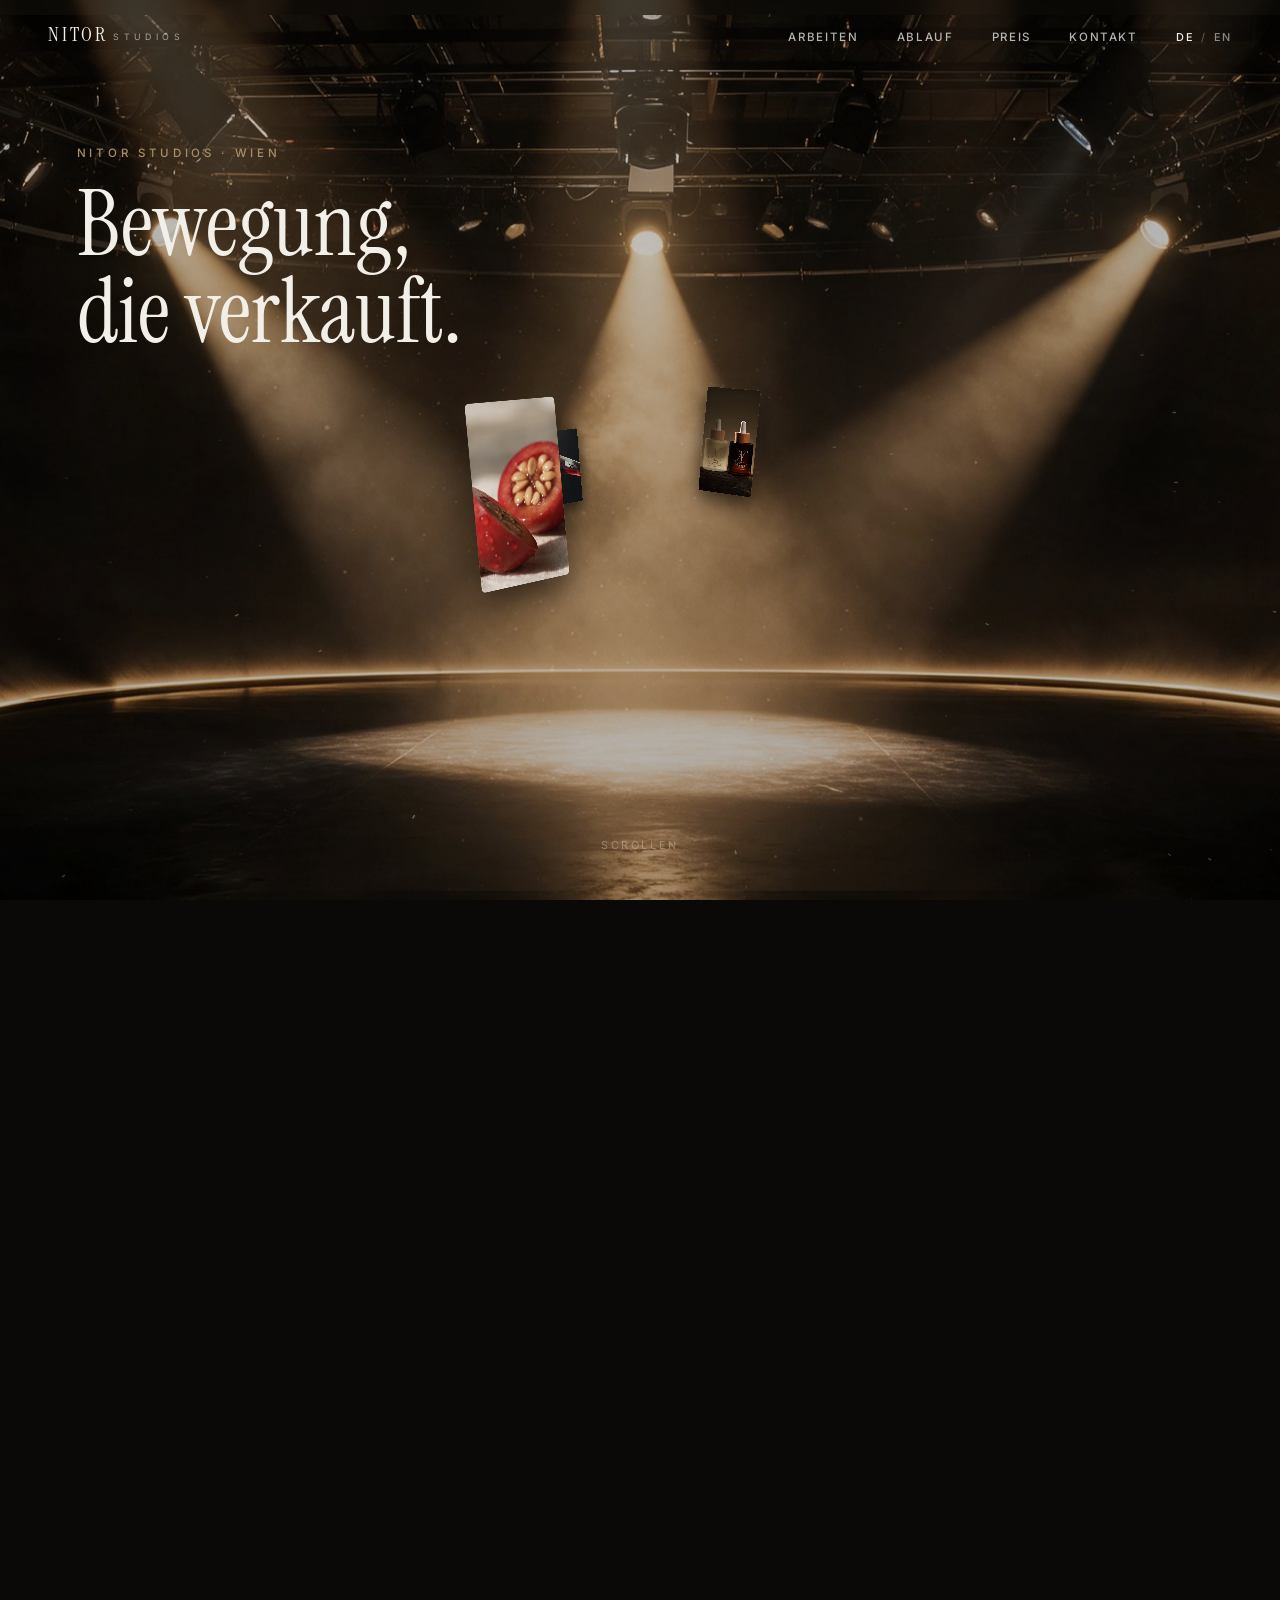
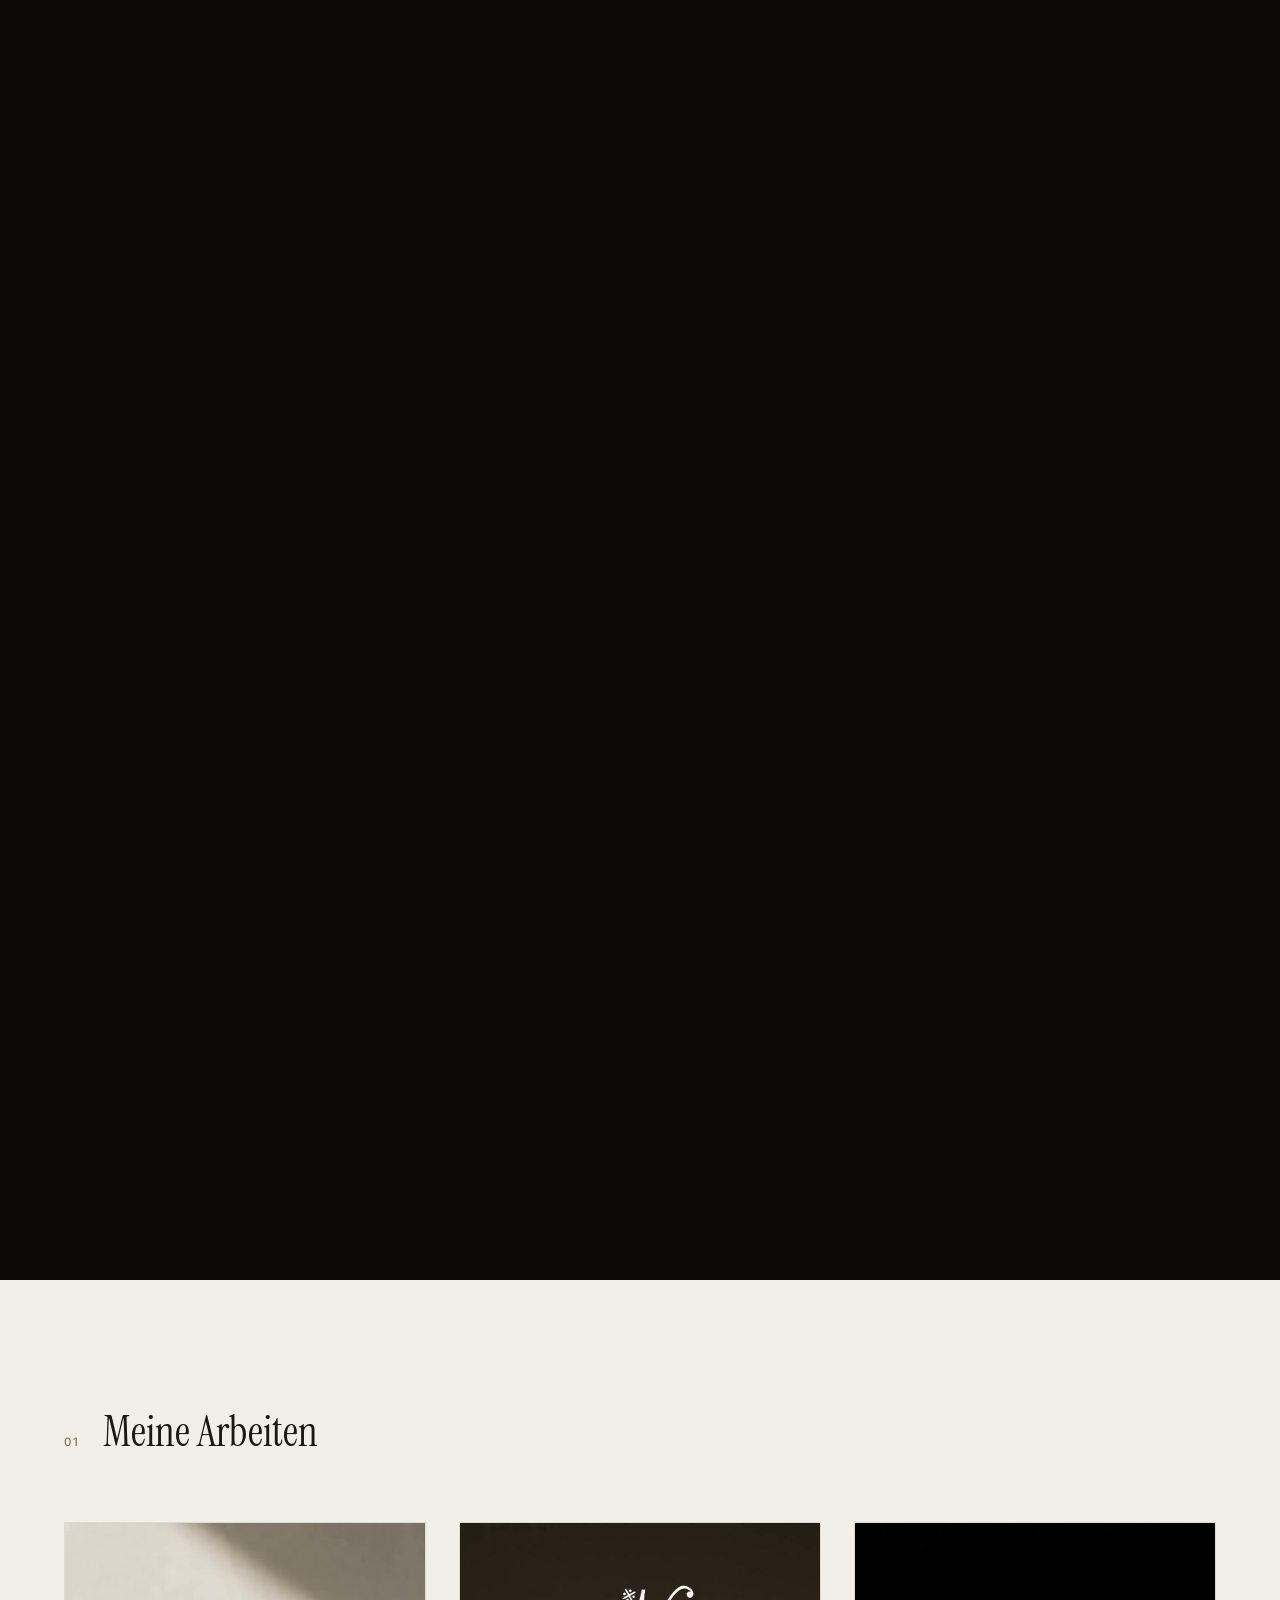
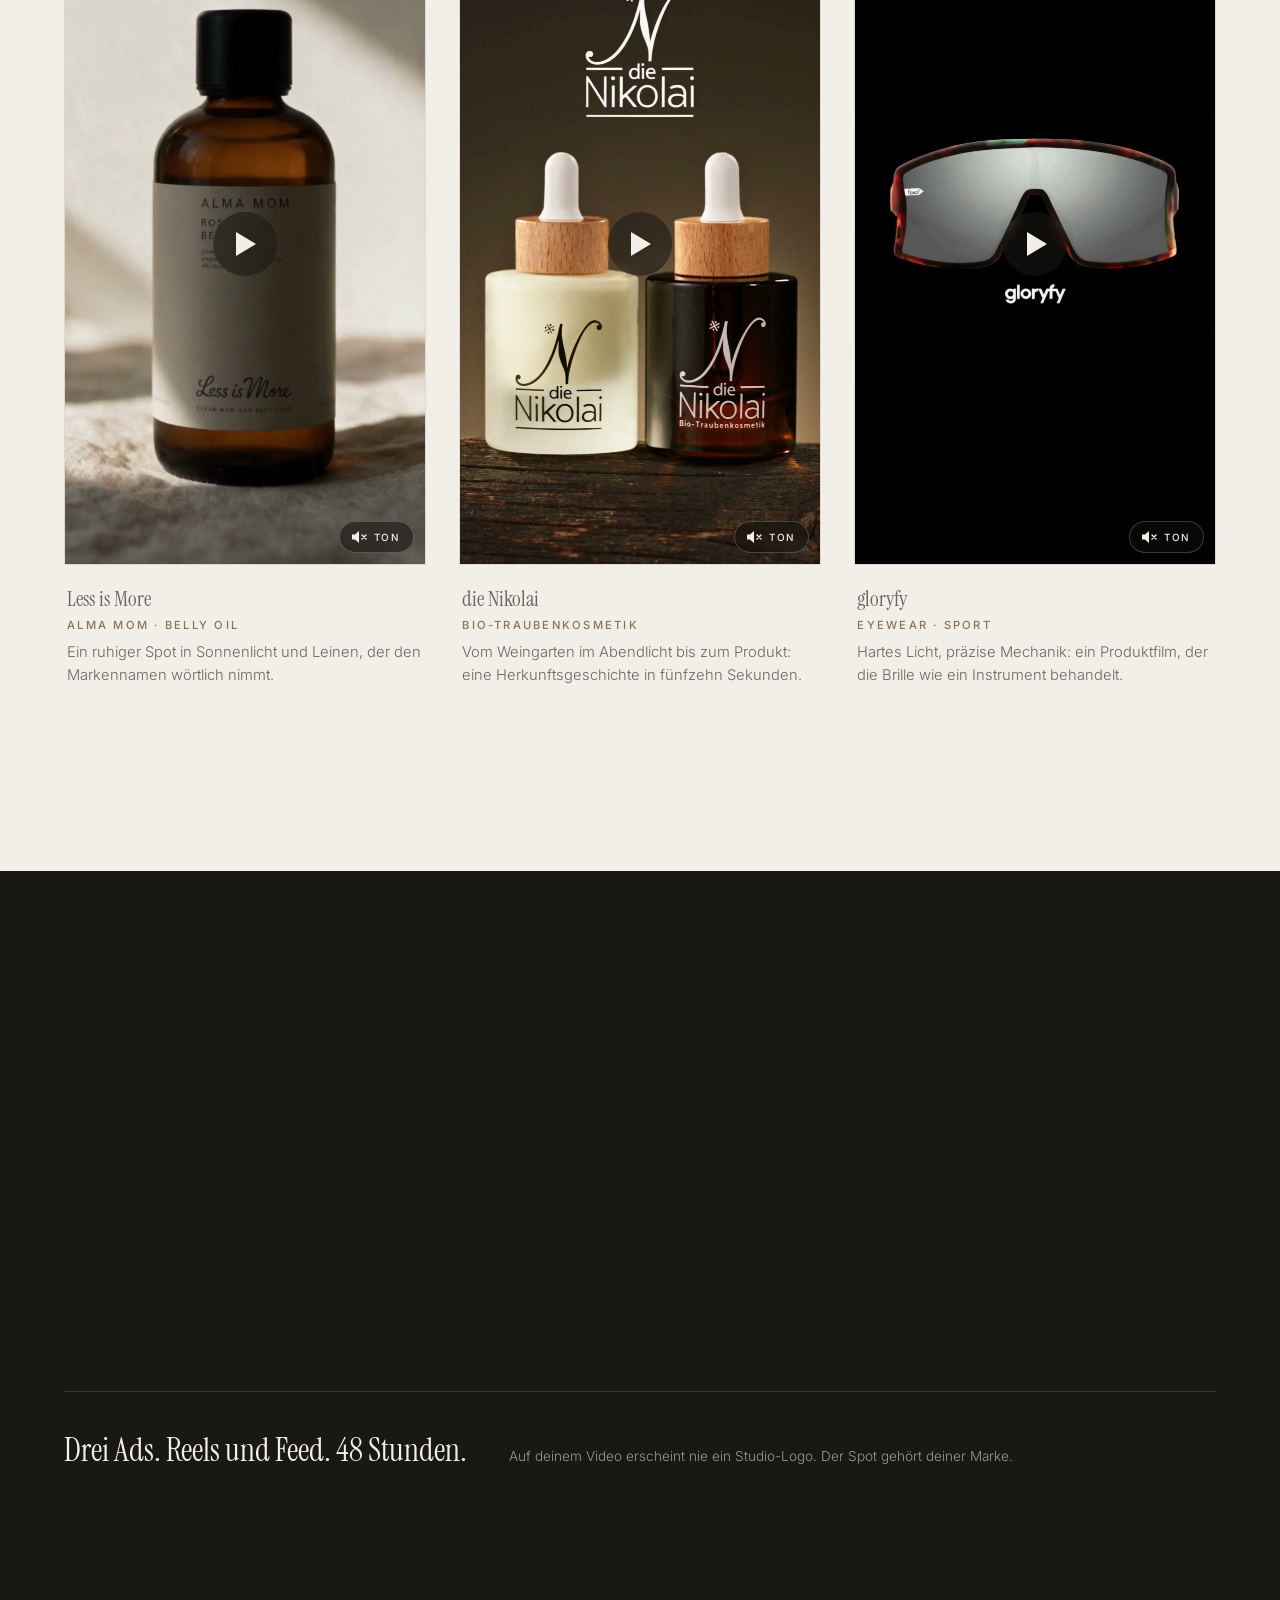
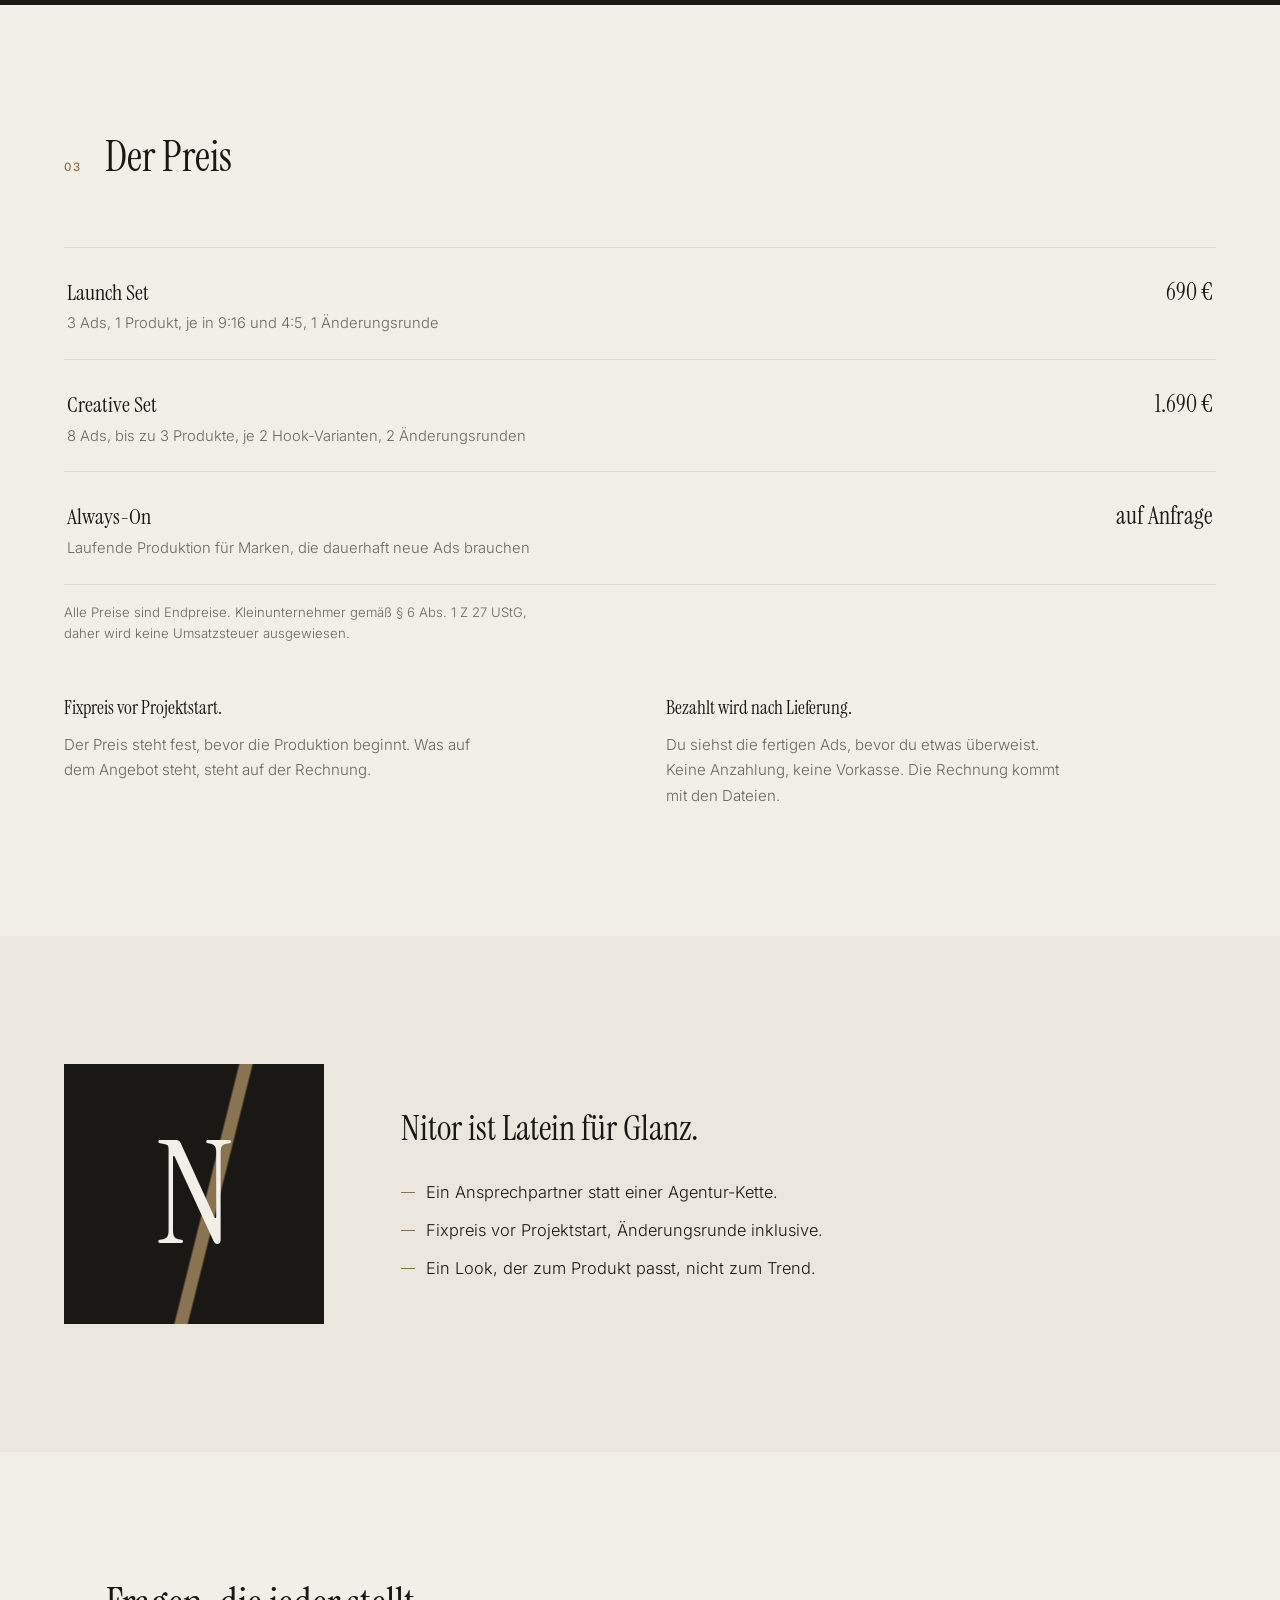
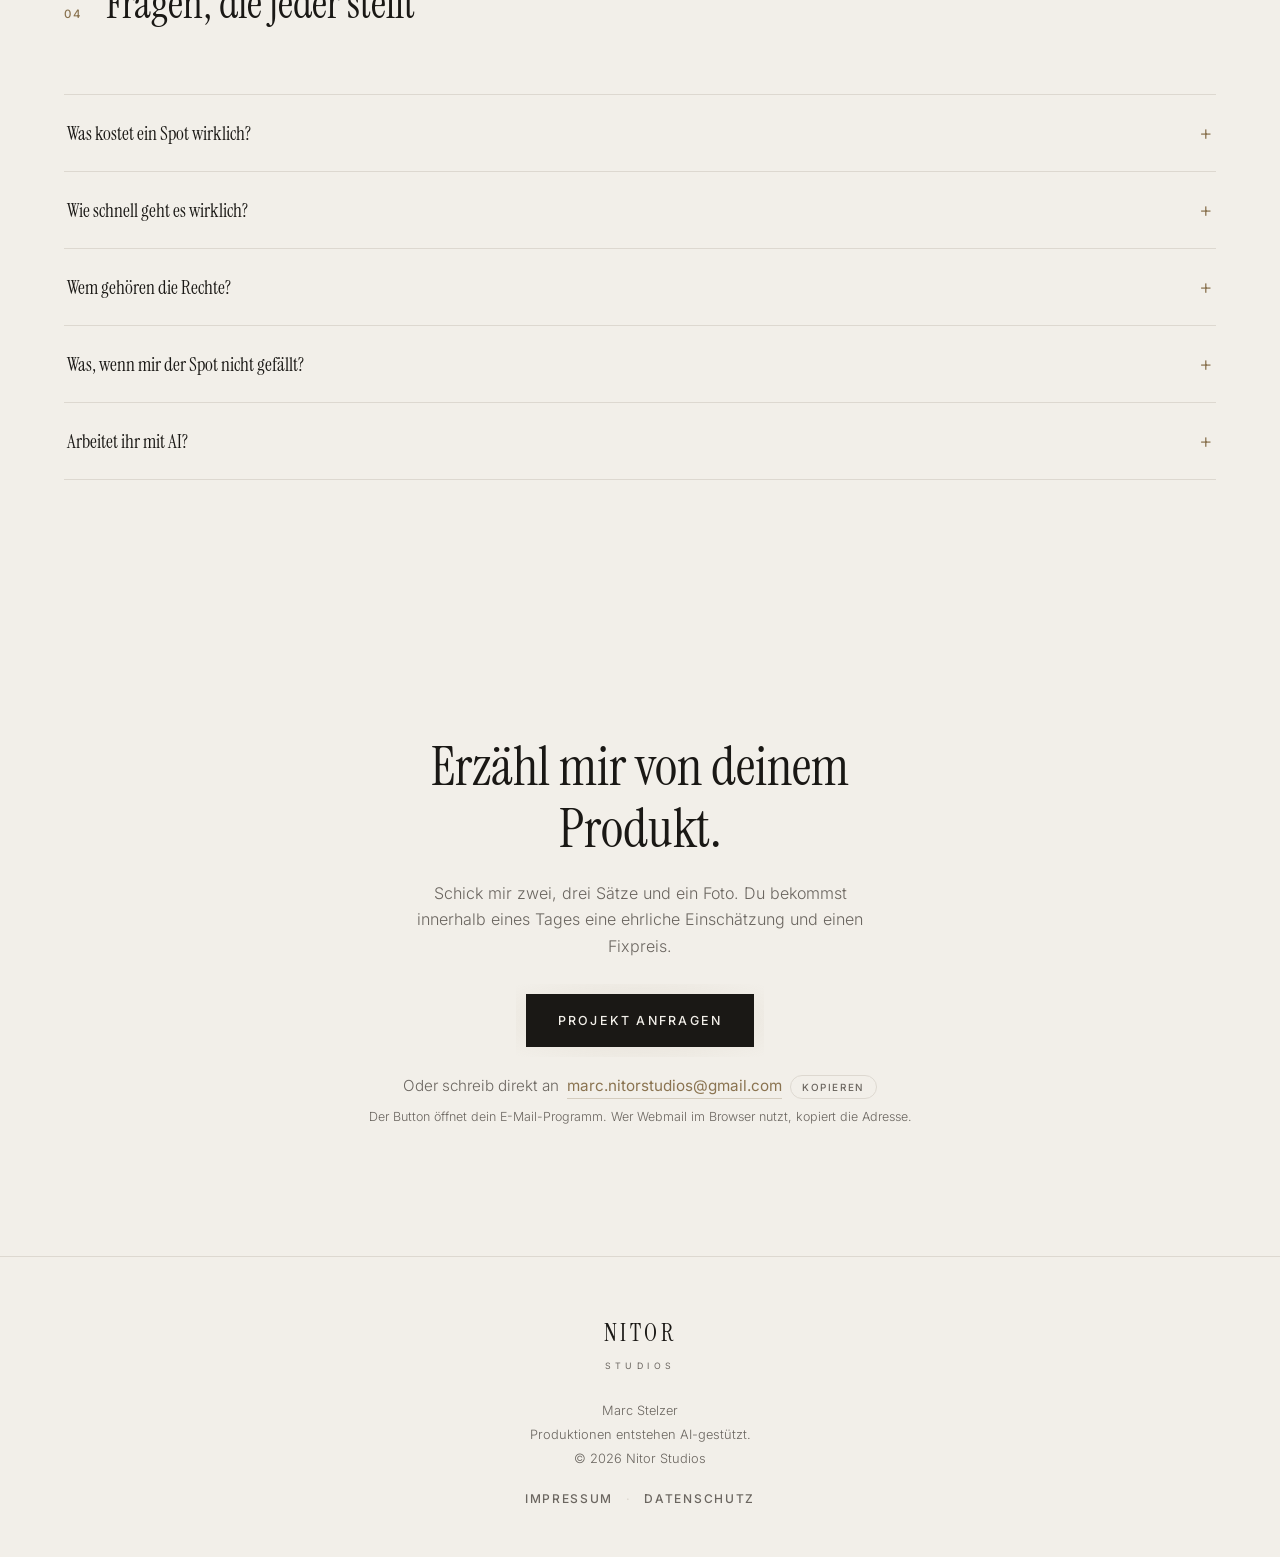
<file: index.html>
<!DOCTYPE html>
<html lang="de">
<head>
<meta charset="UTF-8">
<meta name="viewport" content="width=device-width, initial-scale=1.0">
<title>Nitor Studios · Produktvideos für Premium-Marken</title>
<meta name="description" content="Produktvideos im CGI-Look für Marken mit physischen Produkten. Drei Ads, fertig für Reels und Feed, Lieferung in 48 Stunden. Nitor Studios, Hennersdorf bei Wien.">
<meta name="theme-color" content="#1A1815">
<meta property="og:title" content="Nitor Studios · Produktvideos für Premium-Marken">
<meta property="og:description" content="Drei Ads, fertig für Reels und Feed, Lieferung in 48 Stunden. Produktvideos im CGI-Look aus Hennersdorf bei Wien.">
<meta property="og:type" content="website">
<meta property="og:url" content="https://nitorstudios.com/">
<meta property="og:image" content="https://nitorstudios.com/assets/hero-ending.jpg">
<link rel="alternate" hreflang="de" href="https://nitorstudios.com/">
<link rel="alternate" hreflang="en-GB" href="https://nitorstudios.com/en/">
<link rel="alternate" hreflang="x-default" href="https://nitorstudios.com/">
<link rel="icon" href="data:image/svg+xml,%3Csvg xmlns='http://www.w3.org/2000/svg' viewBox='0 0 64 64'%3E%3Crect width='64' height='64' rx='6' fill='%231A1815'/%3E%3Cline x1='46' y1='-4' x2='20' y2='70' stroke='%238A7350' stroke-width='5'/%3E%3Ctext x='32' y='45' font-family='Georgia,serif' font-size='38' fill='%23F2EFE9' text-anchor='middle'%3EN%3C/text%3E%3C/svg%3E">
<link rel="preload" href="assets/fonts/inter-var-latin.woff2" as="font" type="font/woff2" crossorigin>
<link rel="preload" href="assets/fonts/instrument-serif-400-latin.woff2" as="font" type="font/woff2" crossorigin>
<style>
/* Schriften liegen auf diesem Server, nicht bei Google. Lizenzen: assets/fonts/LIZENZ.txt */
@font-face{font-family:'Instrument Serif';font-style:normal;font-weight:400;font-display:swap;
  src:url(assets/fonts/instrument-serif-400-latin.woff2) format('woff2');
  unicode-range:U+0000-00FF,U+0131,U+0152-0153,U+02BB-02BC,U+02C6,U+02DA,U+02DC,U+0304,U+0308,U+0329,U+2000-206F,U+20AC,U+2122,U+2191,U+2193,U+2212,U+2215,U+FEFF,U+FFFD}
@font-face{font-family:'Instrument Serif';font-style:normal;font-weight:400;font-display:swap;
  src:url(assets/fonts/instrument-serif-400-latin-ext.woff2) format('woff2');
  unicode-range:U+0100-02BA,U+02BD-02C5,U+02C7-02CC,U+02CE-02D7,U+02DD-02FF,U+0304,U+0308,U+0329,U+1D00-1DBF,U+1E00-1E9F,U+1EF2-1EFF,U+2020,U+20A0-20AB,U+20AD-20C0,U+2113,U+2C60-2C7F,U+A720-A7FF}
@font-face{font-family:'Inter';font-style:normal;font-weight:100 900;font-display:swap;
  src:url(assets/fonts/inter-var-latin.woff2) format('woff2');
  unicode-range:U+0000-00FF,U+0131,U+0152-0153,U+02BB-02BC,U+02C6,U+02DA,U+02DC,U+0304,U+0308,U+0329,U+2000-206F,U+20AC,U+2122,U+2191,U+2193,U+2212,U+2215,U+FEFF,U+FFFD}
@font-face{font-family:'Inter';font-style:normal;font-weight:100 900;font-display:swap;
  src:url(assets/fonts/inter-var-latin-ext.woff2) format('woff2');
  unicode-range:U+0100-02BA,U+02BD-02C5,U+02C7-02CC,U+02CE-02D7,U+02DD-02FF,U+0304,U+0308,U+0329,U+1D00-1DBF,U+1E00-1E9F,U+1EF2-1EFF,U+2020,U+20A0-20AB,U+20AD-20C0,U+2113,U+2C60-2C7F,U+A720-A7FF}
:root{
  --canvas:#F2EFE9;
  --panel:#ECE7DE;
  --dark:#1A1815;
  --accent:#8A7350;
  --accent-hover:#75613F;
  --accent-muted:rgba(138,115,80,.28);
  --text-primary:#1A1815;
  --text-secondary:#6B6660;
  --line:#DDD8D0;
  --serif:'Instrument Serif',Georgia,serif;
  --sans:'Inter',Helvetica,Arial,sans-serif;
  --ease:cubic-bezier(.22,.61,.36,1);
  --ease-io:cubic-bezier(.65,.05,.36,1);
  --brass-light:#A98F66;
  --tveil:0 1px 2px rgba(12,10,8,.95),0 3px 14px rgba(12,10,8,.7),0 10px 40px rgba(12,10,8,.65);
}
*{margin:0;padding:0;box-sizing:border-box}
html{scroll-behavior:smooth}
html,body{overflow-x:hidden;overflow-x:clip}
body{
  font-family:var(--sans);font-weight:400;font-size:16px;line-height:1.65;
  color:var(--text-primary);background:var(--canvas);
  opacity:0;transition:opacity .8s var(--ease);
}
body.ready{opacity:1}
body.paused *,body.paused *::before,body.paused *::after{animation-play-state:paused !important}

/* Umgebungsebene: ein Hauch warmes Licht, sehr langsam, plus feines Korn */
.env{position:fixed;inset:0;z-index:0;pointer-events:none}
.env::before{content:"";position:absolute;inset:-20%;
  background:radial-gradient(ellipse 60% 50% at 70% 20%,rgba(138,115,80,.05),rgba(138,115,80,0) 70%);
  animation:envdrift 90s var(--ease-io) -30s infinite alternate}
.env::after{content:"";position:absolute;inset:0;opacity:.35;
  background-image:url("data:image/svg+xml,%3Csvg xmlns='http://www.w3.org/2000/svg' width='120' height='120'%3E%3Cfilter id='n'%3E%3CfeTurbulence type='fractalNoise' baseFrequency='.9' numOctaves='2'/%3E%3CfeColorMatrix values='0 0 0 0 .55 0 0 0 0 .5 0 0 0 0 .44 0 0 0 .05 0'/%3E%3C/filter%3E%3Crect width='120' height='120' filter='url(%23n)'/%3E%3C/svg%3E")}
@keyframes envdrift{from{transform:translate3d(-3%,-2%,0)}to{transform:translate3d(3%,4%,0)}}

.skip{position:absolute;left:-9999px;top:0;z-index:100;background:var(--dark);color:var(--canvas);padding:.6rem 1rem;font-size:.85rem}
.skip:focus{left:1rem;top:1rem}
:focus-visible{outline:2px solid var(--accent);outline-offset:3px}

/* ---------- Navigation ---------- */
nav{position:fixed;top:0;left:0;right:0;z-index:50;
  display:flex;align-items:baseline;justify-content:space-between;
  padding:1.1rem clamp(1.2rem,4vw,3rem);
  background:rgba(242,239,233,0);border-bottom:1px solid rgba(221,216,208,0);
  transition:background .5s var(--ease),border-color .5s var(--ease)}
nav.solid{background:rgba(242,239,233,.92);border-bottom-color:var(--line);backdrop-filter:blur(8px)}
.wordmark{font-family:var(--serif);font-size:1.25rem;letter-spacing:.14em;color:var(--text-primary);text-decoration:none;transition:color .5s var(--ease)}
.wordmark small{font-family:var(--sans);font-weight:400;font-size:.55rem;letter-spacing:.5em;color:var(--text-secondary);margin-left:.6em;vertical-align:.12em;transition:color .5s var(--ease)}
.nav-links{display:flex;gap:clamp(1rem,3vw,2.4rem);list-style:none}
.nav-links a{font-size:.72rem;font-weight:500;letter-spacing:.14em;text-transform:uppercase;color:var(--text-secondary);text-decoration:none;transition:color .3s var(--ease)}
.nav-links a:hover{color:var(--accent)}
/* Über dem dunklen Hero ist die Navigation hell */
nav:not(.solid) .wordmark{color:var(--canvas)}
nav:not(.solid) .wordmark small{color:rgba(242,239,233,.6)}
nav:not(.solid) .nav-links a{color:rgba(242,239,233,.75)}
nav:not(.solid) .nav-links a:hover{color:var(--brass-light)}
@media (max-width:720px){.nav-links{display:none}}
.nav-right{display:flex;align-items:baseline;gap:clamp(1rem,3vw,2.4rem)}
.lang{display:flex;align-items:baseline;gap:.45rem;font-size:.68rem;font-weight:500;letter-spacing:.14em;text-transform:uppercase}
.lang a{color:var(--text-secondary);text-decoration:none;transition:color .3s var(--ease)}
.lang a[aria-current="page"]{color:var(--text-primary)}
.lang a:hover{color:var(--accent)}
.lang span{color:var(--line)}
nav:not(.solid) .lang a{color:rgba(242,239,233,.55)}
nav:not(.solid) .lang a[aria-current="page"]{color:var(--canvas)}
nav:not(.solid) .lang span{color:rgba(242,239,233,.3)}
@media (pointer:coarse){.lang a{min-height:44px;display:inline-flex;align-items:center}}

/* ---------- Hero: Flug durch den Raum, Styles in assets/hero3d/hero3d.css ---------- */
.sr-only{position:absolute;width:1px;height:1px;padding:0;margin:-1px;overflow:hidden;clip:rect(0 0 0 0);white-space:nowrap;border:0}
.cta-row{display:flex;gap:1rem;justify-content:center;margin-top:1.8rem;flex-wrap:wrap}
.btn{display:inline-block;font-size:.78rem;font-weight:500;letter-spacing:.18em;text-transform:uppercase;
  text-decoration:none;padding:.95rem 1.9rem;border:1px solid var(--text-primary);color:var(--text-primary);
  background:transparent;transition:background .35s var(--ease),color .35s var(--ease),border-color .35s var(--ease);text-shadow:none}
.btn:hover{background:var(--dark);color:var(--canvas)}
.btn.solid{background:var(--dark);color:var(--canvas);border-color:var(--dark)}
.btn.solid:hover{background:var(--accent);border-color:var(--accent)}
/* Buttons auf dunklem Grund (Hero und statischer Hero) */
.hero .btn,.static-hero .btn{border-color:var(--canvas);color:var(--canvas)}
.hero .btn:hover,.static-hero .btn:hover{background:var(--canvas);color:var(--dark)}
.hero .btn.solid,.static-hero .btn.solid{background:var(--canvas);color:var(--dark);border-color:var(--canvas)}
.hero .btn.solid:hover,.static-hero .btn.solid:hover{background:var(--brass-light);border-color:var(--brass-light);color:var(--dark)}
@media (pointer:coarse){.btn{min-height:44px;display:inline-flex;align-items:center;justify-content:center}}


/* Statischer Hero */
.static-hero{display:none;position:relative;min-height:100svh;padding:7rem 1.4rem 4rem;
  background-color:var(--dark);background-size:cover;background-position:center;text-align:center;
  flex-direction:column;justify-content:flex-end;align-items:center}
.static-hero::before{content:"";position:absolute;inset:0;
  background:linear-gradient(180deg,rgba(18,16,13,.25) 30%,rgba(18,16,13,.78) 78%,#1A1815 100%)}
.static-hero>*{position:relative}
.static-hero .nstat{font-family:var(--serif);font-size:clamp(6rem,18vh,9rem);line-height:1;color:var(--canvas);margin-bottom:1.6rem}
.static-hero .kicker{font-size:.72rem;font-weight:500;letter-spacing:.32em;text-transform:uppercase;color:var(--brass-light);margin-bottom:1rem}
.static-hero h1{font-family:var(--serif);font-weight:400;font-size:clamp(2.4rem,9vw,3.6rem);line-height:1.1;max-width:16ch;color:var(--canvas)}
.static-hero p{font-weight:300;font-size:1.08rem;color:rgba(242,239,233,.78);max-width:44ch;margin-top:1rem}

/* Static-Hero-Gates: fünf Bedingungen, zeichengleich in JS gespiegelt */
@media (max-width: 720px){.hero{display:none}.static-hero{display:flex}}
@media (orientation: portrait) and (max-width: 1024px){.hero{display:none}.static-hero{display:flex}}
@media (orientation: portrait) and (pointer: coarse){.hero{display:none}.static-hero{display:flex}}
@media (orientation: landscape) and (pointer: coarse) and (max-height: 560px){.hero{display:none}.static-hero{display:flex}}
@media (prefers-reduced-motion: reduce){.hero{display:none}.static-hero{display:flex}}

/* ---------- Sektionen ---------- */
main{position:relative;z-index:1}
section{position:relative;padding:clamp(5rem,10vw,8.5rem) clamp(1.2rem,4vw,3rem)}
.inner{max-width:72rem;margin:0 auto}
.sec-head{display:flex;align-items:baseline;gap:1.4rem;margin-bottom:clamp(2.4rem,5vw,4rem)}
.sec-head .no{font-size:.72rem;font-weight:500;letter-spacing:.2em;color:var(--accent)}
.sec-head h2{font-family:var(--serif);font-weight:400;font-size:clamp(1.9rem,3.4vw,2.6rem);line-height:1.2}
.diag{display:block;width:100%;height:56px;margin:0 auto;max-width:72rem}
.diag line{stroke:var(--accent-muted);stroke-width:1.5;stroke-dasharray:var(--dlen,300);stroke-dashoffset:var(--doff,300)}

/* Arbeiten */
.works-grid{display:grid;grid-template-columns:repeat(3,1fr);gap:clamp(1.2rem,2.6vw,2.4rem)}
@media (max-width:900px){.works-grid{grid-template-columns:1fr;max-width:26rem;margin:0 auto}}
.work{opacity:1}
.work .frame{position:relative;aspect-ratio:9/16;overflow:hidden;background:var(--panel);border:1px solid var(--line)}
.work video{position:absolute;inset:0;width:100%;height:100%;object-fit:cover}
.work .playbtn{position:absolute;inset:0;width:100%;height:100%;border:0;background:transparent;cursor:pointer;display:flex;align-items:center;justify-content:center}
.work .playbtn .disc{width:64px;height:64px;border-radius:50%;background:rgba(26,24,21,.55);backdrop-filter:blur(6px);
  display:flex;align-items:center;justify-content:center;
  transition:transform .35s var(--ease),background .35s var(--ease),opacity .35s var(--ease)}
.work .playbtn:hover .disc{transform:scale(1.08);background:rgba(138,115,80,.75)}
.work .playbtn svg{display:block}
.work .playbtn .ico-play{margin-left:3px}
.work .playbtn .ico-pause{display:none}
.work.playing .playbtn .disc{opacity:0}
.work.playing .playbtn:hover .disc,.work.playing .playbtn:focus-visible .disc{opacity:1}
.work.playing .playbtn .ico-play{display:none}
.work.playing .playbtn .ico-pause{display:block}
/* Ton-Knopf: klein, ruhig, immer erreichbar */
.work .soundbtn{position:absolute;right:.7rem;bottom:.7rem;display:flex;align-items:center;gap:.45rem;
  padding:.5rem .75rem;border:1px solid rgba(242,239,233,.22);border-radius:999px;cursor:pointer;
  background:rgba(18,16,13,.55);backdrop-filter:blur(10px);color:var(--canvas);
  font-family:var(--sans);font-size:.62rem;font-weight:500;letter-spacing:.16em;text-transform:uppercase;
  transition:background .3s var(--ease),border-color .3s var(--ease)}
.work .soundbtn:hover{background:rgba(138,115,80,.8);border-color:transparent}
.work .soundbtn .ico-on{display:none}
.work.sound .soundbtn .ico-on{display:block}
.work.sound .soundbtn .ico-off{display:none}
.work.sound .soundbtn{background:rgba(138,115,80,.85);border-color:transparent}
@media (pointer:coarse){.work .soundbtn{min-height:44px}}
.work .meta{padding:1.1rem .2rem 0}
.work .meta .brand{font-family:var(--serif);font-size:1.3rem}
.work .meta .cat{font-size:.7rem;font-weight:500;letter-spacing:.2em;text-transform:uppercase;color:var(--accent);margin:.15rem 0 .4rem}
.work .meta p{font-size:.92rem;font-weight:300;color:var(--text-secondary);line-height:1.55}

/* Ablauf (dunkel) */
.ablauf{background:var(--dark);color:var(--canvas)}
.ablauf .sec-head h2{color:var(--canvas)}
.steps{display:grid;grid-template-columns:repeat(3,1fr);gap:clamp(1.6rem,3vw,3rem)}
@media (max-width:900px){.steps{grid-template-columns:1fr}}
.step .num{font-family:var(--serif);font-size:2.4rem;color:var(--accent)}
.step h3{font-family:var(--serif);font-weight:400;font-size:1.45rem;margin:.5rem 0 .6rem}
.step p{font-weight:300;font-size:.95rem;color:rgba(242,239,233,.72);line-height:1.6}
.ablauf .promise{margin-top:clamp(2.4rem,5vw,4rem);padding-top:2rem;border-top:1px solid rgba(242,239,233,.14);
  display:flex;flex-wrap:wrap;gap:1rem 2.6rem;align-items:baseline}
.ablauf .promise .big{font-family:var(--serif);font-size:clamp(1.5rem,2.6vw,2rem)}
.ablauf .promise .note{font-size:.85rem;font-weight:300;color:rgba(242,239,233,.6)}

/* Preis */
.price-table{border-top:1px solid var(--line)}
.price-row{display:flex;justify-content:space-between;align-items:baseline;gap:1.5rem;padding:1.5rem .2rem;border-bottom:1px solid var(--line)}
.price-row .what{font-weight:300;font-size:1.02rem}
.price-row .pkgname{display:block;font-family:var(--serif);font-size:1.4rem;line-height:1.2}
.price-row .pkgdesc{display:block;margin-top:.35rem;font-size:.92rem;color:var(--text-secondary);line-height:1.55;max-width:56ch}
.price-row .amount{font-family:var(--serif);font-size:1.5rem;white-space:nowrap}
.price-row .amount .per{font-family:var(--sans);font-size:.76rem;font-weight:400;color:var(--text-secondary);letter-spacing:.04em}
.ust{margin-top:1.1rem;font-size:.82rem;font-weight:300;line-height:1.6;color:var(--text-secondary);max-width:60ch}
.price-notes{display:grid;grid-template-columns:1fr 1fr;gap:clamp(1.5rem,4vw,3.5rem);margin-top:clamp(2rem,4vw,3rem)}
@media (max-width:760px){.price-notes{grid-template-columns:1fr;gap:1.8rem}}
.pnote h3{font-family:var(--serif);font-weight:400;font-size:1.18rem;margin-bottom:.5rem}
.pnote p{font-size:.94rem;font-weight:300;color:var(--text-secondary);line-height:1.7;max-width:46ch}

/* Glanz-Moment */
.glanz{background:var(--panel)}
.glanz .inner{display:grid;grid-template-columns:auto 1fr;gap:clamp(2rem,6vw,5rem);align-items:center}
@media (max-width:900px){.glanz .inner{grid-template-columns:1fr;justify-items:center;text-align:center}}
.mono{position:relative;width:clamp(180px,24vw,260px);aspect-ratio:1;background:var(--dark);display:block}
.mono svg{display:block;width:100%;height:100%}
/* Markenblatt: der Streifen laeuft einmal durch, 400 ms, danach steht er. */
.mono .streak{transform:translate(150px,-150px)}
.glanz.shine .streak{animation:streakPass .4s cubic-bezier(.22,.61,.36,1) both}
@keyframes streakPass{from{transform:translate(150px,-150px)}to{transform:translate(0,0)}}
.glanz-copy .lead{font-family:var(--serif);font-size:clamp(1.6rem,2.8vw,2.2rem);line-height:1.25;max-width:22ch}
.glanz-lines{margin-top:1.8rem;list-style:none;display:grid;gap:.7rem}
.glanz-lines li{font-weight:300;font-size:1.02rem;opacity:0;transform:translateY(6px);
  transition:opacity .6s var(--ease),transform .6s var(--ease);display:flex;gap:.7rem;align-items:baseline}
@media (max-width:900px){.glanz-lines li{justify-content:center}}
.glanz-lines li::before{content:"";width:14px;height:1px;background:var(--accent);flex:none;align-self:center}
.glanz.shine .glanz-lines li{opacity:1;transform:translateY(0);transition-delay:.42s}
.glanz.shine .glanz-lines li:nth-child(2){transition-delay:.54s}
.glanz.shine .glanz-lines li:nth-child(3){transition-delay:.66s}

/* FAQ */
.faq details{border-bottom:1px solid var(--line)}
.faq details:first-of-type{border-top:1px solid var(--line)}
.faq summary{cursor:pointer;list-style:none;display:flex;justify-content:space-between;align-items:baseline;gap:1.5rem;
  padding:1.3rem .2rem;font-family:var(--serif);font-size:1.2rem;transition:color .3s var(--ease)}
.faq summary::-webkit-details-marker{display:none}
.faq summary:hover{color:var(--accent)}
.faq summary .mark{font-family:var(--sans);font-weight:300;font-size:1.3rem;color:var(--accent);transition:transform .4s var(--ease)}
.faq details[open] .mark{transform:rotate(45deg)}
.faq .answer{padding:0 .2rem 1.4rem;font-weight:300;font-size:.96rem;color:var(--text-secondary);max-width:62ch;line-height:1.7}

/* Kontakt */
.kontakt{text-align:center}
.kontakt .lead{font-family:var(--serif);font-size:clamp(2rem,4.6vw,3.4rem);line-height:1.15;max-width:18ch;margin:0 auto}
.kontakt .sub{margin:1.2rem auto 2.2rem;font-weight:300;color:var(--text-secondary);max-width:46ch}
.kontakt .mailline{margin-top:1.6rem;font-size:.95rem;font-weight:300;color:var(--text-secondary);
  display:flex;flex-wrap:wrap;gap:.5rem;align-items:baseline;justify-content:center}
.kontakt .mailaddr{color:var(--accent);font-weight:400;user-select:all;border-bottom:1px solid var(--accent-muted)}
.kontakt .copybtn{font-family:var(--sans);font-size:.62rem;font-weight:500;letter-spacing:.16em;text-transform:uppercase;
  color:var(--text-secondary);background:transparent;border:1px solid var(--line);border-radius:999px;
  padding:.3rem .7rem;cursor:pointer;transition:color .3s var(--ease),border-color .3s var(--ease)}
.kontakt .copybtn:hover{color:var(--accent);border-color:var(--accent)}
@media (pointer:coarse){.kontakt .copybtn{min-height:44px;display:inline-flex;align-items:center;justify-content:center}}
.kontakt .honest{margin-top:.5rem;font-size:.78rem;font-weight:300;color:var(--text-secondary)}
.cta-glow{position:relative;display:inline-block}
.cta-glow::before{content:"";position:absolute;inset:-10px;z-index:-1;border-radius:4px;pointer-events:none;
  background:radial-gradient(ellipse 100% 100% at 50% 50%,var(--accent-muted),transparent 70%);
  opacity:.4;animation:glowpulse 5s var(--ease-io) -2s infinite alternate}
@keyframes glowpulse{from{opacity:.15}to{opacity:.55}}

/* Footer */
footer{border-top:1px solid var(--line);padding:3.5rem clamp(1.2rem,4vw,3rem) 3rem;text-align:center}
footer .fm{font-family:var(--serif);font-size:1.5rem;letter-spacing:.14em}
footer .fm small{display:block;font-family:var(--sans);font-weight:400;font-size:.55rem;letter-spacing:.5em;color:var(--text-secondary);margin-top:.4rem}
footer .fline{margin-top:1.6rem;font-size:.8rem;font-weight:300;color:var(--text-secondary);line-height:1.9}
footer .flinks{margin-top:1.1rem;display:flex;gap:.8rem;justify-content:center;align-items:baseline;
  font-size:.75rem;font-weight:500;letter-spacing:.14em;text-transform:uppercase;color:var(--line)}
footer .flinks a{color:var(--text-secondary);text-decoration:none;transition:color .3s var(--ease)}
footer .flinks a:hover{color:var(--accent)}
@media (pointer:coarse){footer .flinks a{min-height:44px;display:inline-flex;align-items:center}}

/* Entrances beim Scrollen */
.rev .part{opacity:0;transform:translateY(24px)}
.rev.in .part{opacity:1;transform:translateY(0);transition:opacity .8s var(--ease),transform .8s var(--ease)}
.rev.in .part:nth-child(2){transition-delay:.1s}
.rev.in .part:nth-child(3){transition-delay:.2s}
.rev.in .part:nth-child(4){transition-delay:.3s}
.rev.in.settled .part,.rev.in.settled .part:nth-child(2),.rev.in.settled .part:nth-child(3),.rev.in.settled .part:nth-child(4){transition-delay:0s}

@media (prefers-reduced-motion: reduce){
  html{scroll-behavior:auto}
  *,*::before,*::after{animation:none !important;transition:none !important;transition-delay:0s !important}
  body{opacity:1}
  .rev .part{opacity:1;transform:none}
  .glanz .glanz-lines li{opacity:1;transform:none}
  .mono .streak{transform:translate(0,0);animation:none}
  .diag line{stroke-dashoffset:0 !important}
}
</style>
<link rel="stylesheet" href="assets/hero3d/hero3d.css">
</head>
<body>
<a class="skip" href="#main">Zum Inhalt springen</a>
<div class="env" aria-hidden="true"></div>

<nav aria-label="Hauptnavigation">
  <a class="wordmark" href="#top">NITOR<small>STUDIOS</small></a>
  <div class="nav-right">
    <ul class="nav-links">
      <li><a href="#arbeiten">Arbeiten</a></li>
      <li><a href="#ablauf">Ablauf</a></li>
      <li><a href="#preis">Preis</a></li>
      <li><a href="#kontakt">Kontakt</a></li>
    </ul>
    <div class="lang" aria-label="Sprache">
      <a href="/" lang="de" hreflang="de" aria-current="page">DE</a><span aria-hidden="true">/</span><a href="/en/" lang="en" hreflang="en-GB">EN</a>
    </div>
  </div>
</nav>

<!-- Scroll-Hero: Flug durch den Raum mit den drei Arbeiten, am Ende landet das N -->
<div class="hero" id="top" data-frames="assets/hero3d/n/" data-frame-count="121">
  <div class="h3-stage" id="stage">
    <div class="h3-plate h3-halle" style="background-image:url('assets/hero3d/halle.jpg')" aria-hidden="true"></div>
    <div class="h3-plate h3-licht" style="background-image:url('assets/hero3d/licht.jpg')" aria-hidden="true"></div>
    <canvas class="h3-bg" aria-hidden="true"></canvas>
    <div class="h3-world" aria-hidden="true">
      <div class="h3-floor"></div>
      <div class="h3-panel" data-name="Less is More · Belly Oil"><video muted loop playsinline preload="none" tabindex="-1"><source src="assets/hero3d/clip_almamom.webm" type="video/webm"><source src="assets/hero3d/clip_almamom.mp4" type="video/mp4"></video></div>
      <div class="h3-panel" data-name="die Nikolai · Bio-Traubenkosmetik"><video muted loop playsinline preload="none" tabindex="-1"><source src="assets/hero3d/clip_nikolai.webm" type="video/webm"><source src="assets/hero3d/clip_nikolai.mp4" type="video/mp4"></video></div>
      <div class="h3-panel" data-name="gloryfy · Eyewear"><video muted loop playsinline preload="none" tabindex="-1"><source src="assets/hero3d/clip_gloryfy.webm" type="video/webm"><source src="assets/hero3d/clip_gloryfy.mp4" type="video/mp4"></video></div>
    </div>
    <canvas class="h3-nland" aria-hidden="true"></canvas>
    <div class="h3-vignette" aria-hidden="true"></div>
    <div class="h3-ov h3-intro"><p class="kicker">Nitor Studios · Wien</p><h1>Bewegung,<br>die verkauft.</h1></div>
    <div class="h3-ov h3-hint" aria-hidden="true">Scrollen</div>
    <div class="h3-ov h3-cap" aria-hidden="true"><small></small><span></span></div>
    <div class="h3-ov h3-final">
      <h2>Produktvideos, die zum Produkt passen.</h2>
      <p>Im CGI-Look, für Premium-Marken. Fixpreis, Änderungsrunde inklusive.</p>
      <div class="cta-row">
        <a class="btn solid" href="#arbeiten">Arbeiten ansehen</a>
        <a class="btn" href="#kontakt">Projekt anfragen</a>
      </div>
    </div>
  </div>
</div>

<!-- Statischer Hero (Handy, Reduced Motion) -->
<header class="static-hero" id="staticHero">
  <p class="nstat" aria-hidden="true">N</p>
  <p class="kicker">Nitor Studios · Wien</p>
  <h1>Produktvideos, die zum Produkt passen.</h1>
  <p>Im CGI-Look, für Premium-Marken. Drei Ads für Reels und Feed, in 48 Stunden.</p>
  <div class="cta-row">
    <a class="btn solid" href="#arbeiten">Arbeiten ansehen</a>
    <a class="btn" href="#kontakt">Projekt anfragen</a>
  </div>
</header>

<main id="main" tabindex="-1">

  <section id="arbeiten">
    <div class="inner">
      <div class="sec-head rev"><span class="no part">01</span><h2 class="part">Meine Arbeiten</h2></div>
      <div class="works-grid">
        <article class="work rev">
          <div class="frame part">
            <video preload="none" playsinline muted loop poster="assets/poster-almamom.jpg" data-src="assets/work-almamom.mp4"></video>
            <button class="playbtn" type="button" aria-label="Less is More Spot abspielen oder pausieren">
              <span class="disc">
                <svg class="ico-play" width="20" height="24" viewBox="0 0 20 24" aria-hidden="true"><path d="M0 0 L20 12 L0 24 Z" fill="#F2EFE9"/></svg>
                <svg class="ico-pause" width="18" height="22" viewBox="0 0 18 22" aria-hidden="true"><rect x="0" y="0" width="6" height="22" fill="#F2EFE9"/><rect x="12" y="0" width="6" height="22" fill="#F2EFE9"/></svg>
              </span>
            </button>
            <button class="soundbtn" type="button" aria-label="Ton für Less is More einschalten">
              <svg class="ico-off" width="15" height="14" viewBox="0 0 15 14" aria-hidden="true"><path d="M0 4.5h3L7 1v12L3 9.5H0z" fill="currentColor"/><path d="M10 5l4 4M14 5l-4 4" stroke="currentColor" stroke-width="1.4" fill="none" stroke-linecap="round"/></svg>
              <svg class="ico-on" width="15" height="14" viewBox="0 0 15 14" aria-hidden="true"><path d="M0 4.5h3L7 1v12L3 9.5H0z" fill="currentColor"/><path d="M10 4.6a3.4 3.4 0 010 4.8M12.3 2.4a6.6 6.6 0 010 9.2" stroke="currentColor" stroke-width="1.4" fill="none" stroke-linecap="round"/></svg>
              <span class="lbl">Ton</span>
            </button>
          </div>
          <div class="meta part">
            <p class="brand">Less is More</p>
            <p class="cat">Alma Mom · Belly Oil</p>
            <p>Ein ruhiger Spot in Sonnenlicht und Leinen, der den Markennamen wörtlich nimmt.</p>
          </div>
        </article>
        <article class="work rev">
          <div class="frame part">
            <video preload="none" playsinline muted loop poster="assets/poster-nikolai.jpg" data-src="assets/work-nikolai.mp4"></video>
            <button class="playbtn" type="button" aria-label="die Nikolai Spot abspielen oder pausieren">
              <span class="disc">
                <svg class="ico-play" width="20" height="24" viewBox="0 0 20 24" aria-hidden="true"><path d="M0 0 L20 12 L0 24 Z" fill="#F2EFE9"/></svg>
                <svg class="ico-pause" width="18" height="22" viewBox="0 0 18 22" aria-hidden="true"><rect x="0" y="0" width="6" height="22" fill="#F2EFE9"/><rect x="12" y="0" width="6" height="22" fill="#F2EFE9"/></svg>
              </span>
            </button>
            <button class="soundbtn" type="button" aria-label="Ton für die Nikolai einschalten">
              <svg class="ico-off" width="15" height="14" viewBox="0 0 15 14" aria-hidden="true"><path d="M0 4.5h3L7 1v12L3 9.5H0z" fill="currentColor"/><path d="M10 5l4 4M14 5l-4 4" stroke="currentColor" stroke-width="1.4" fill="none" stroke-linecap="round"/></svg>
              <svg class="ico-on" width="15" height="14" viewBox="0 0 15 14" aria-hidden="true"><path d="M0 4.5h3L7 1v12L3 9.5H0z" fill="currentColor"/><path d="M10 4.6a3.4 3.4 0 010 4.8M12.3 2.4a6.6 6.6 0 010 9.2" stroke="currentColor" stroke-width="1.4" fill="none" stroke-linecap="round"/></svg>
              <span class="lbl">Ton</span>
            </button>
          </div>
          <div class="meta part">
            <p class="brand">die Nikolai</p>
            <p class="cat">Bio-Traubenkosmetik</p>
            <p>Vom Weingarten im Abendlicht bis zum Produkt: eine Herkunftsgeschichte in fünfzehn Sekunden.</p>
          </div>
        </article>
        <article class="work rev">
          <div class="frame part">
            <video preload="none" playsinline muted loop poster="assets/poster-gloryfy.jpg" data-src="assets/work-gloryfy.mp4"></video>
            <button class="playbtn" type="button" aria-label="gloryfy Spot abspielen oder pausieren">
              <span class="disc">
                <svg class="ico-play" width="20" height="24" viewBox="0 0 20 24" aria-hidden="true"><path d="M0 0 L20 12 L0 24 Z" fill="#F2EFE9"/></svg>
                <svg class="ico-pause" width="18" height="22" viewBox="0 0 18 22" aria-hidden="true"><rect x="0" y="0" width="6" height="22" fill="#F2EFE9"/><rect x="12" y="0" width="6" height="22" fill="#F2EFE9"/></svg>
              </span>
            </button>
            <button class="soundbtn" type="button" aria-label="Ton für gloryfy einschalten">
              <svg class="ico-off" width="15" height="14" viewBox="0 0 15 14" aria-hidden="true"><path d="M0 4.5h3L7 1v12L3 9.5H0z" fill="currentColor"/><path d="M10 5l4 4M14 5l-4 4" stroke="currentColor" stroke-width="1.4" fill="none" stroke-linecap="round"/></svg>
              <svg class="ico-on" width="15" height="14" viewBox="0 0 15 14" aria-hidden="true"><path d="M0 4.5h3L7 1v12L3 9.5H0z" fill="currentColor"/><path d="M10 4.6a3.4 3.4 0 010 4.8M12.3 2.4a6.6 6.6 0 010 9.2" stroke="currentColor" stroke-width="1.4" fill="none" stroke-linecap="round"/></svg>
              <span class="lbl">Ton</span>
            </button>
          </div>
          <div class="meta part">
            <p class="brand">gloryfy</p>
            <p class="cat">Eyewear · Sport</p>
            <p>Hartes Licht, präzise Mechanik: ein Produktfilm, der die Brille wie ein Instrument behandelt.</p>
          </div>
        </article>
      </div>
    </div>
  </section>

  <svg class="diag" viewBox="0 0 1200 56" preserveAspectRatio="none" aria-hidden="true"><line x1="0" y1="56" x2="1200" y2="0"/></svg>

  <section class="ablauf" id="ablauf">
    <div class="inner">
      <div class="sec-head rev"><span class="no part">02</span><h2 class="part">Der Ablauf</h2></div>
      <div class="steps rev">
        <div class="step part">
          <p class="num">1</p>
          <h3>Briefing</h3>
          <p>Du schickst Produktfotos, Markenmaterial und dein Ziel. Ein kurzes Gespräch reicht, um Look und Richtung festzulegen.</p>
        </div>
        <div class="step part">
          <p class="num">2</p>
          <h3>Produktion</h3>
          <p>Konzept, Look, Schnitt. Die Produktion ist AI-gestützt und wird von Hand gerichtet, Bild für Bild, bis alles zur Marke passt.</p>
        </div>
        <div class="step part">
          <p class="num">3</p>
          <h3>Lieferung</h3>
          <p>Jeder Spot in zwei Formaten: 9:16 für Reels, Stories und TikTok, 4:5 für den Feed. 48 Stunden ab Briefing, davon 24 Stunden ab dem Moment, in dem du das Konzept freigibst.</p>
        </div>
      </div>
      <div class="promise rev">
        <p class="big part">Drei Ads. Reels und Feed. 48 Stunden.</p>
        <p class="note part">Auf deinem Video erscheint nie ein Studio-Logo. Der Spot gehört deiner Marke.</p>
      </div>
    </div>
  </section>

  <section id="preis">
    <div class="inner">
      <div class="sec-head rev"><span class="no part">03</span><h2 class="part">Der Preis</h2></div>
      <div class="price-table rev">
        <div class="price-row part">
          <span class="what">
            <span class="pkgname">Launch Set</span>
            <span class="pkgdesc">3 Ads, 1 Produkt, je in 9:16 und 4:5, 1&nbsp;Änderungsrunde</span>
          </span>
          <span class="amount">690 €</span>
        </div>
        <div class="price-row part">
          <span class="what">
            <span class="pkgname">Creative Set</span>
            <span class="pkgdesc">8 Ads, bis zu 3 Produkte, je 2 Hook-Varianten, 2 Änderungsrunden</span>
          </span>
          <span class="amount">1.690 €</span>
        </div>
        <div class="price-row part">
          <span class="what">
            <span class="pkgname">Always-On</span>
            <span class="pkgdesc">Laufende Produktion für Marken, die dauerhaft neue Ads brauchen</span>
          </span>
          <span class="amount">auf Anfrage</span>
        </div>
      </div>
      <p class="ust rev"><span class="part">Alle Preise sind Endpreise. Kleinunternehmer gemäß § 6 Abs. 1 Z 27 UStG, daher wird keine Umsatzsteuer ausgewiesen.</span></p>
      <div class="price-notes rev">
        <div class="pnote part">
          <h3>Fixpreis vor Projektstart.</h3>
          <p>Der Preis steht fest, bevor die Produktion beginnt. Was auf dem Angebot steht, steht auf der Rechnung.</p>
        </div>
        <div class="pnote part">
          <h3>Bezahlt wird nach Lieferung.</h3>
          <p>Du siehst die fertigen Ads, bevor du etwas überweist. Keine Anzahlung, keine Vorkasse. Die Rechnung kommt mit den Dateien.</p>
        </div>
      </div>
    </div>
  </section>

  <section class="glanz" id="glanz">
    <div class="inner">
      <div class="mono" role="img" aria-label="Monogramm von Nitor Studios: ein N, durch das ein Messing-Lichtstreifen läuft">
        <svg viewBox="0 0 200 200" aria-hidden="true">
          <defs>
            <clipPath id="monoClip"><rect x="0" y="0" width="200" height="200"/></clipPath>
          </defs>
          <rect width="200" height="200" fill="#1A1815"/>
          <g clip-path="url(#monoClip)">
            <line class="streak" x1="150" y1="-40" x2="80" y2="240" stroke="#8A7350" stroke-width="10"/>
          </g>
          <text x="100" y="138" font-family="'Instrument Serif',Georgia,serif" font-size="110" fill="#F2EFE9" text-anchor="middle">N</text>
        </svg>
      </div>
      <div class="glanz-copy rev">
        <p class="lead part">Nitor ist Latein für Glanz.</p>
        <ul class="glanz-lines">
          <li>Ein Ansprechpartner statt einer Agentur-Kette.</li>
          <li>Fixpreis vor Projektstart, Änderungsrunde inklusive.</li>
          <li>Ein Look, der zum Produkt passt, nicht zum Trend.</li>
        </ul>
      </div>
    </div>
  </section>

  <section class="faq" id="faq">
    <div class="inner">
      <div class="sec-head rev"><span class="no part">04</span><h2 class="part">Fragen, die jeder stellt</h2></div>
      <details>
        <summary>Was kostet ein Spot wirklich?<span class="mark">+</span></summary>
        <p class="answer">Der Einstieg ist das Launch Set: drei Ads für ein Produkt, jeweils in 9:16 und 4:5, mit einer Änderungsrunde, für 690 €. Größere Pakete stehen im Preisabschnitt.</p>
      </details>
      <details>
        <summary>Wie schnell geht es wirklich?<span class="mark">+</span></summary>
        <p class="answer">48 Werktagsstunden ab dem Moment, in dem Briefing und Produktmaterial vollständig vorliegen. Die erste Hälfte geht in Konzept und Abstimmung, die zweite in die Produktion. Ab deiner Freigabe sind es 24 Stunden bis zur Lieferung. Die Änderungsrunde läuft danach und braucht in der Regel noch einen Werktag.</p>
      </details>
      <details>
        <summary>Wem gehören die Rechte?<span class="mark">+</span></summary>
        <p class="answer">Du bekommst von mir das uneingeschränkte, zeitlich und räumlich unbegrenzte Nutzungsrecht an den gelieferten Videos, für Web, Social Media und bezahlte Werbung. Es fallen keine weiteren Lizenzkosten an. Ich übertrage dabei alle Rechte, die ich an der Produktion halte. Weil Teile der Produktion KI-gestützt entstehen, ist die urheberrechtliche Einordnung solcher Inhalte international nicht einheitlich geklärt. Eine exklusive Schutzwirkung gegenüber Dritten kann dir seriös niemand zusichern.</p>
      </details>
      <details>
        <summary>Was, wenn mir der Spot nicht gefällt?<span class="mark">+</span></summary>
        <p class="answer">Im Launch Set ist eine Änderungsrunde enthalten, im Creative Set sind es zwei. Eine Runde heißt: Du schickst mir deine Änderungswünsche zu allen Ads gesammelt in einer Nachricht, und ich setze sie um. Die enthaltenen Runden kosten nichts, jede weitere kostet 150 €.</p>
      </details>
      <details>
        <summary>Arbeitet ihr mit AI?<span class="mark">+</span></summary>
        <p class="answer">Ja. Die Produktion ist AI-gestützt, das macht 48 Stunden und faire Preise überhaupt erst möglich. Konzept, Bildsprache und Schnitt bleiben Handarbeit, und jedes Bild wird geprüft, bevor es dich erreicht.</p>
      </details>
    </div>
  </section>

  <section class="kontakt" id="kontakt">
    <div class="inner rev">
      <p class="lead part">Erzähl mir von deinem Produkt.</p>
      <p class="sub part">Schick mir zwei, drei Sätze und ein Foto. Du bekommst innerhalb eines Tages eine ehrliche Einschätzung und einen Fixpreis.</p>
      <span class="cta-glow part"><a class="btn solid" href="mailto:marc.nitorstudios@gmail.com?subject=Projektanfrage%20Produktvideo">Projekt anfragen</a></span>
      <p class="mailline part">Oder schreib direkt an <span class="mailaddr" id="mailAddr">marc.nitorstudios@gmail.com</span><button class="copybtn" type="button" id="copyMail">kopieren</button></p>
      <p class="honest part">Der Button öffnet dein E-Mail-Programm. Wer Webmail im Browser nutzt, kopiert die Adresse.</p>
    </div>
  </section>

</main>

<footer>
  <p class="fm">NITOR<small>STUDIOS</small></p>
  <p class="fline">
    Marc Stelzer<br>
    Produktionen entstehen AI-gestützt.<br>
    © 2026 Nitor Studios
  </p>
  <p class="flinks">
    <a href="impressum.html">Impressum</a>
    <span aria-hidden="true">·</span>
    <a href="datenschutz.html">Datenschutz</a>
  </p>
</footer>

<script src="assets/hero3d/hero3d.js"></script>
<script>
(function(){
'use strict';

/* ---------- Grundlagen ---------- */
var navEl = document.querySelector('nav');
var ENDING_URL = 'assets/hero-ending.jpg';

var clamp = function(v,lo,hi){ return Math.min(hi,Math.max(lo,v)); };
var smoothstep = function(p,e0,e1){
  var t = clamp((p-e0)/(e1-e0),0,1);
  return t*t*(3-2*t);
};
function rng(seed){
  var s = seed>>>0;
  return function(){ s = (s*1664525+1013904223)>>>0; return s/4294967296; };
}

/* ---------- Static-Hero-Gates, live ---------- */
var GATES = [
  '(max-width: 720px)',
  '(orientation: portrait) and (max-width: 1024px)',
  '(orientation: portrait) and (pointer: coarse)',
  '(orientation: landscape) and (pointer: coarse) and (max-height: 560px)',
  '(prefers-reduced-motion: reduce)'
];
var scrubOn=false;
var staticHero = document.getElementById('staticHero');
var staticBgSet=false;
function enableScrub(){
  if (scrubOn) return; scrubOn=true;
  if (window.NitorHero) NitorHero.start();
  unpinFinalStates();
}
function disableScrub(){
  if (!scrubOn) return; scrubOn=false;
  if (window.NitorHero) NitorHero.stop();
}
function applyHeroMode(){
  var gated = GATES.some(function(q){ return matchMedia(q).matches; });
  if (gated){
    disableScrub();
    if (!staticBgSet){ staticBgSet=true; staticHero.style.backgroundImage="url('"+ENDING_URL+"')"; }
  } else {
    enableScrub();
  }
}
var MQLS = GATES.map(function(q){ return matchMedia(q); });
MQLS.forEach(function(m){ m.addEventListener('change',applyHeroMode); });

/* ---------- Reduced Motion, beide Richtungen ---------- */
var pinned=false;
function pinToFinalStates(){
  pinned=true;
  document.querySelectorAll('.diag line').forEach(function(l){ l.style.strokeDashoffset=0; });
  document.querySelectorAll('.rev').forEach(function(el){ el.classList.add('in','settled'); });
  glanzShine();
}
function unpinFinalStates(){
  if (!pinned) return;
  pinned=false;
  document.querySelectorAll('.diag line').forEach(function(l){ l.style.strokeDashoffset=''; });
}
matchMedia('(prefers-reduced-motion: reduce)').addEventListener('change',function(e){
  if (e.matches) pinToFinalStates();
  else applyHeroMode();
});

/* ---------- Nav-Zustand ---------- */
var navSolid=false;
var heroEl = document.querySelector('.hero');
function navCheck(){
  // über dem dunklen Raum bleibt die Navigation hell, fest wird sie erst am Ende des Heros
  var lim = heroEl && heroEl.offsetHeight ? heroEl.offsetHeight - innerHeight*0.5 : innerHeight*0.5;
  var want = scrollY > lim;
  if (want!==navSolid){ navSolid=want; navEl.classList.toggle('solid',want); }
}
addEventListener('scroll',navCheck,{passive:true});

/* ---------- Sektions-Entrances ---------- */
var io = new IntersectionObserver(function(entries){
  entries.forEach(function(en){
    if (en.isIntersecting){
      en.target.classList.add('in');
      setTimeout(function(){ en.target.classList.add('settled'); },1400);
      io.unobserve(en.target);
    }
  });
},{threshold:0.18});
document.querySelectorAll('.rev').forEach(function(el){ io.observe(el); });

/* ---------- Diagonale Linien zeichnen sich ---------- */
document.querySelectorAll('.diag').forEach(function(svg){
  var line = svg.querySelector('line');
  var len = 1210;
  line.style.setProperty('--dlen',len);
  line.style.setProperty('--doff',len);
  var lastOff=-1;
  function draw(){
    if (pinned) return;
    var r = svg.getBoundingClientRect();
    var p = clamp(1-(r.top - innerHeight*0.25)/(innerHeight*0.6),0,1);
    var off = Math.round(len*(1-p));
    if (off!==lastOff){ lastOff=off; line.style.strokeDashoffset=off; }
  }
  addEventListener('scroll',draw,{passive:true});
  draw();
});

/* ---------- Portfolio-Spots: laufen stumm von selbst, Ton auf Knopfdruck ---------- */
var works = Array.prototype.slice.call(document.querySelectorAll('.work'));
var rmQuery = matchMedia('(prefers-reduced-motion: reduce)');

works.forEach(function(work){
  var v = work.querySelector('video');
  var playBtn = work.querySelector('.playbtn');
  var soundBtn = work.querySelector('.soundbtn');
  work._v = v;
  work._paused = false;   // vom Besucher bewusst angehalten

  function armSource(){
    if (!v.src && v.dataset.src){ v.src = v.dataset.src; v.load(); }
  }
  work._armSource = armSource;

  function start(){
    if (work._paused || rmQuery.matches) return;
    armSource();
    var p = v.play();
    if (p && p.catch) p.catch(function(){ work.classList.remove('playing'); });
  }
  work._start = start;

  v.addEventListener('playing',function(){ work.classList.add('playing'); });
  v.addEventListener('pause',function(){ work.classList.remove('playing'); });

  playBtn.addEventListener('click',function(){
    if (v.paused){ work._paused=false; armSource(); v.play(); }
    else { work._paused=true; v.pause(); }
  });

  soundBtn.addEventListener('click',function(){
    var turningOn = v.muted;
    works.forEach(function(o){
      var ov=o._v;
      if (ov!==v){ ov.muted=true; o.classList.remove('sound'); o.querySelector('.soundbtn').setAttribute('aria-label','Ton einschalten'); }
    });
    v.muted = !turningOn;
    work.classList.toggle('sound',turningOn);
    soundBtn.setAttribute('aria-label', turningOn ? 'Ton ausschalten' : 'Ton einschalten');
    if (turningOn){ work._paused=false; armSource(); v.play(); }
  });
});

/* Nur was im Bild ist, spielt. Alles andere ruht und lädt nichts. */
var workIO = new IntersectionObserver(function(entries){
  entries.forEach(function(en){
    var work = en.target;
    work._inView = en.isIntersecting;
    if (en.isIntersecting){ work._start(); }
    else {
      work._v.pause();
      if (!work._v.muted){ work._v.muted=true; work.classList.remove('sound'); }
    }
  });
},{threshold:0.4});
works.forEach(function(w){ workIO.observe(w); });

/* Reduced Motion live: Spots halten an, beziehungsweise laufen wieder */
rmQuery.addEventListener('change',function(e){
  works.forEach(function(w){
    if (e.matches){ w._v.pause(); w._v.muted=true; w.classList.remove('sound'); }
    else { w._start(); }
  });
});

/* ---------- Der Glanz-Moment: der Streifen laeuft einmal durch (Markenblatt) ---------- */
var glanzSec = document.getElementById('glanz');
function glanzShine(){ if (glanzSec) glanzSec.classList.add('shine'); }
if (glanzSec){
  var shineIO = new IntersectionObserver(function(entries){
    entries.forEach(function(en){
      if (en.isIntersecting){ glanzShine(); shineIO.unobserve(en.target); }
    });
  },{threshold:0.35});
  shineIO.observe(glanzSec);
}

/* ---------- E-Mail kopieren: mailto hilft bei Webmail im Browser nicht ---------- */
var copyBtn = document.getElementById('copyMail');
var mailAddr = document.getElementById('mailAddr');
if (copyBtn && mailAddr){
  copyBtn.addEventListener('click',function(){
    var text = mailAddr.textContent.trim();
    function done(label){
      copyBtn.textContent = label || 'kopiert';
      setTimeout(function(){ copyBtn.textContent='kopieren'; },2200);
    }
    function fallback(){
      var ta=document.createElement('textarea');
      ta.value=text; ta.setAttribute('readonly','');
      ta.style.position='fixed'; ta.style.top='-9999px';
      document.body.appendChild(ta); ta.select();
      var ok=false;
      try { ok=document.execCommand('copy'); } catch(e){ ok=false; }
      document.body.removeChild(ta);
      done(ok ? 'kopiert' : 'bitte markieren');
    }
    if (navigator.clipboard && navigator.clipboard.writeText){
      navigator.clipboard.writeText(text).then(function(){ done(); },fallback);
    } else { fallback(); }
  });
}

/* ---------- Tab versteckt: alles pausiert, auch die Spots ---------- */
document.addEventListener('visibilitychange',function(){
  document.body.classList.toggle('paused',document.hidden);
  works.forEach(function(w){
    if (document.hidden) w._v.pause();
    else if (w._inView) w._start();
  });
});

/* ---------- Start ---------- */
applyHeroMode();
if (matchMedia('(prefers-reduced-motion: reduce)').matches) pinToFinalStates();
requestAnimationFrame(function(){ document.body.classList.add('ready'); });
navCheck();
})();
</script>
</body>
</html>
</file>
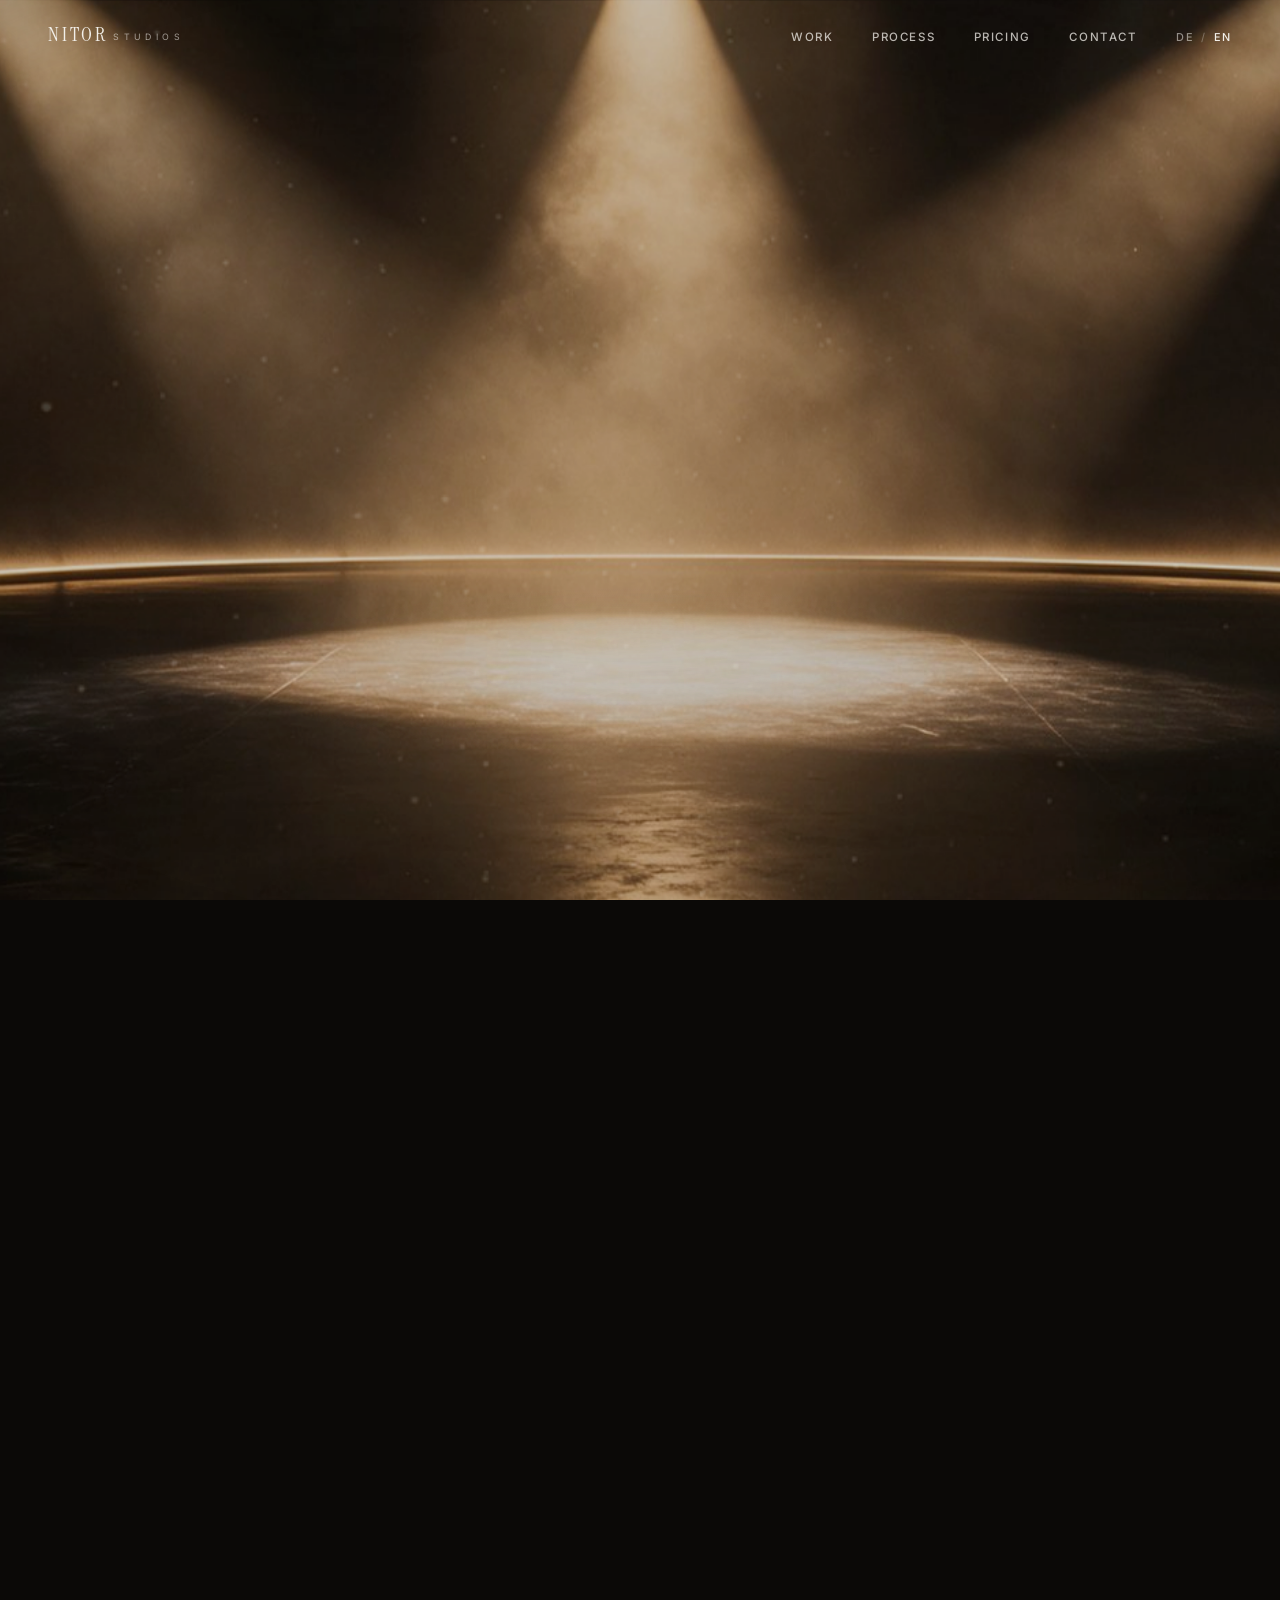
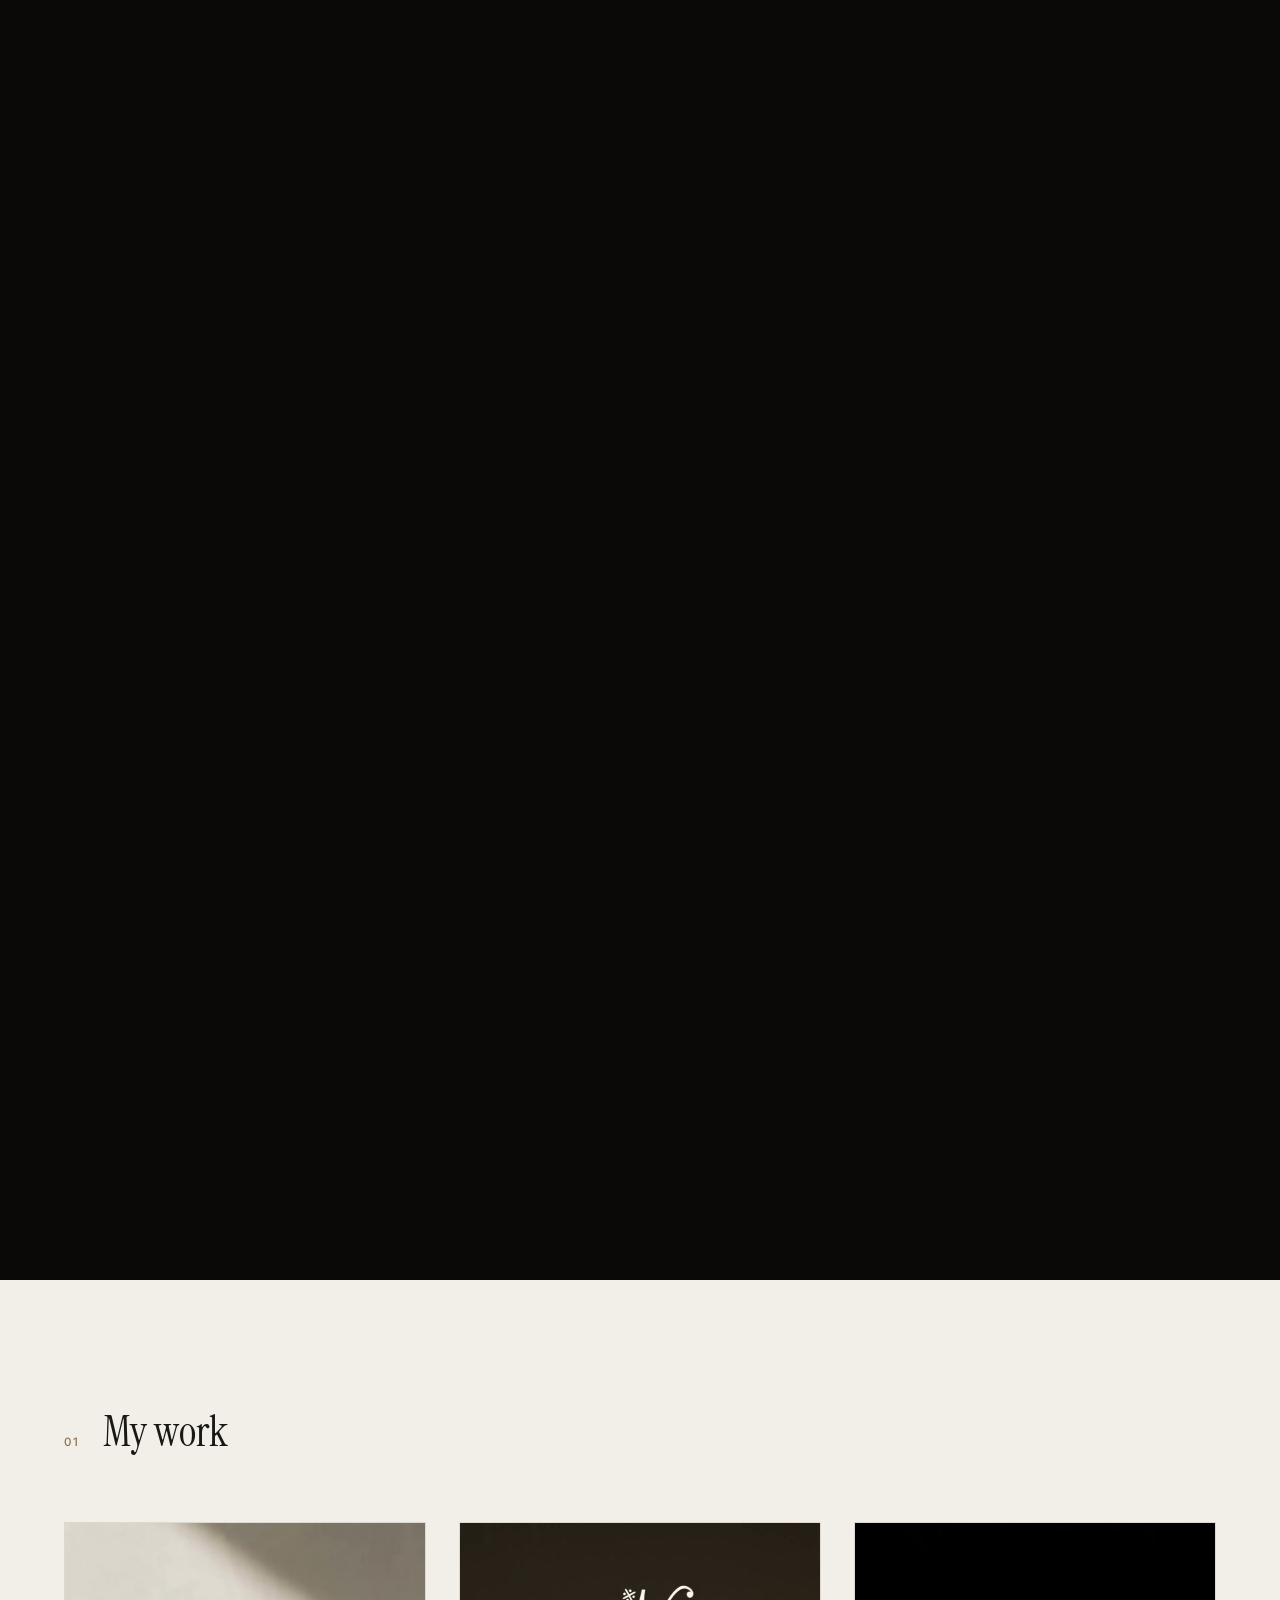
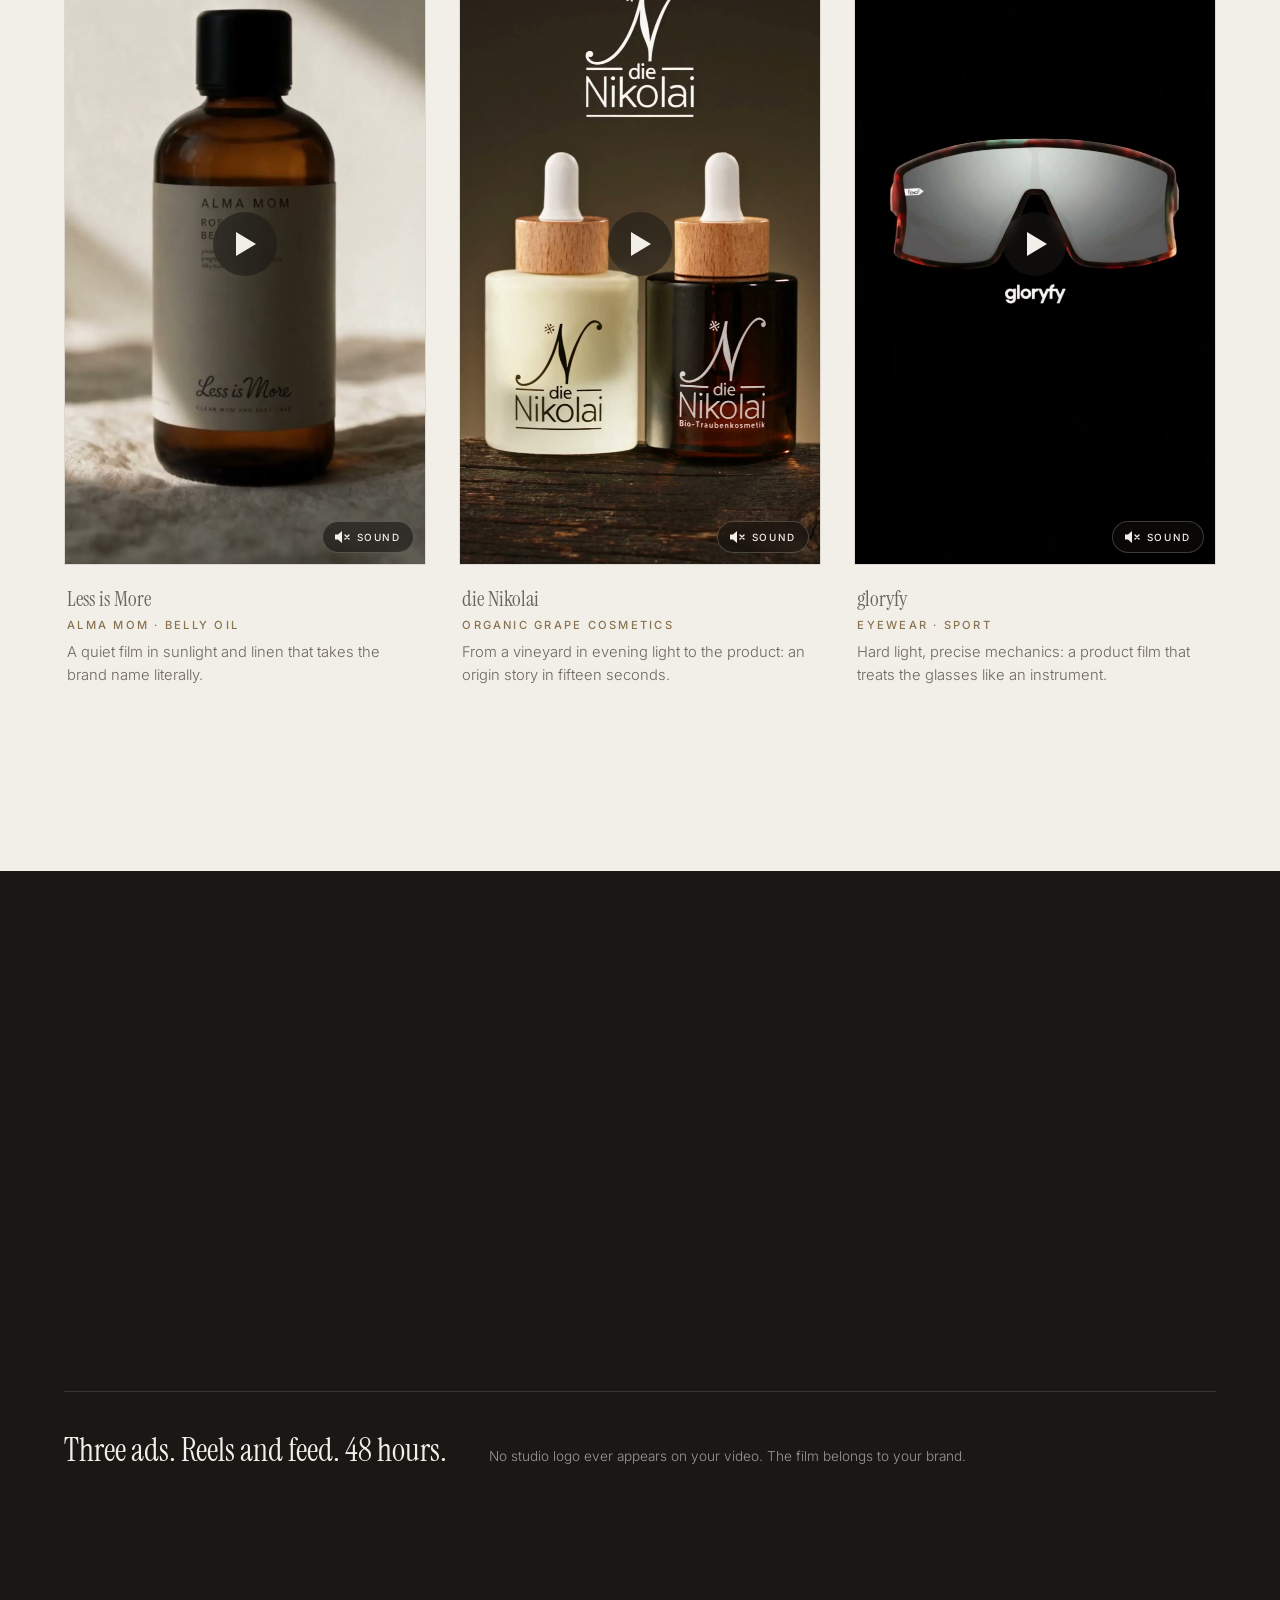
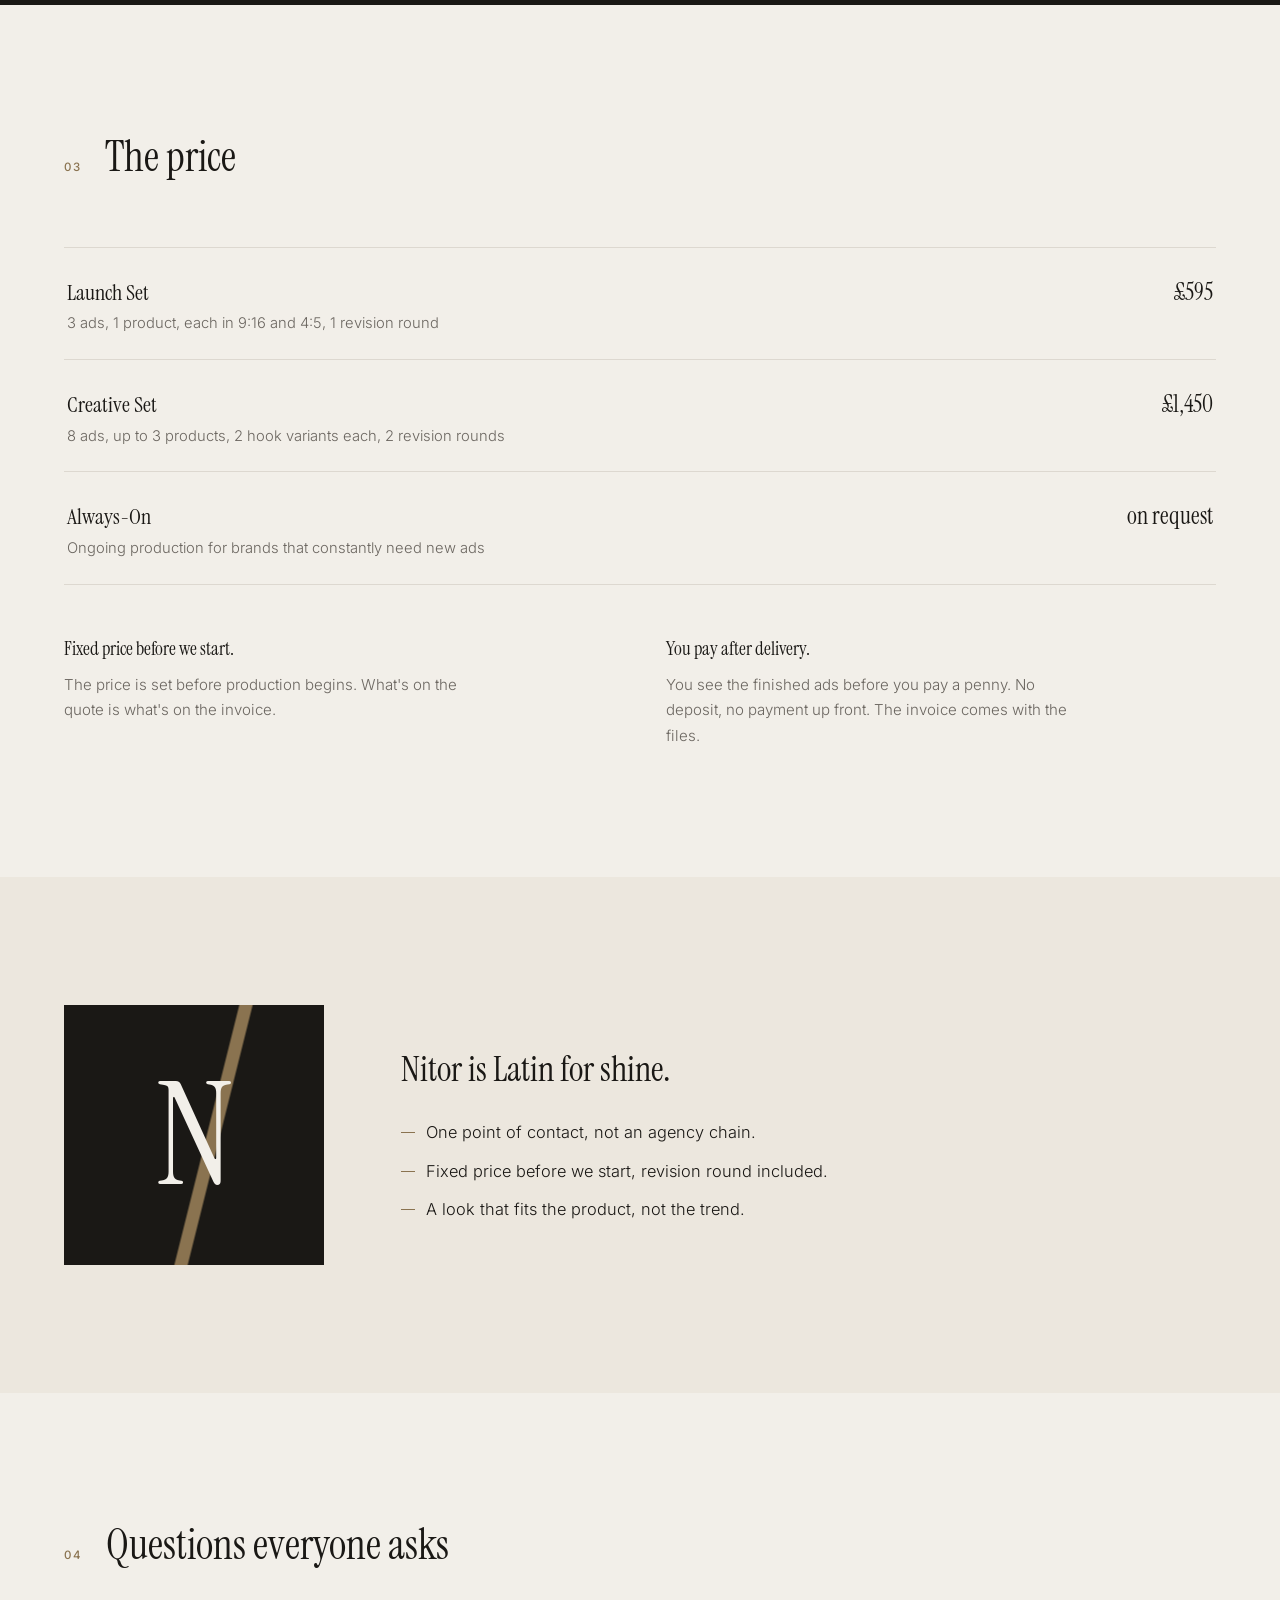
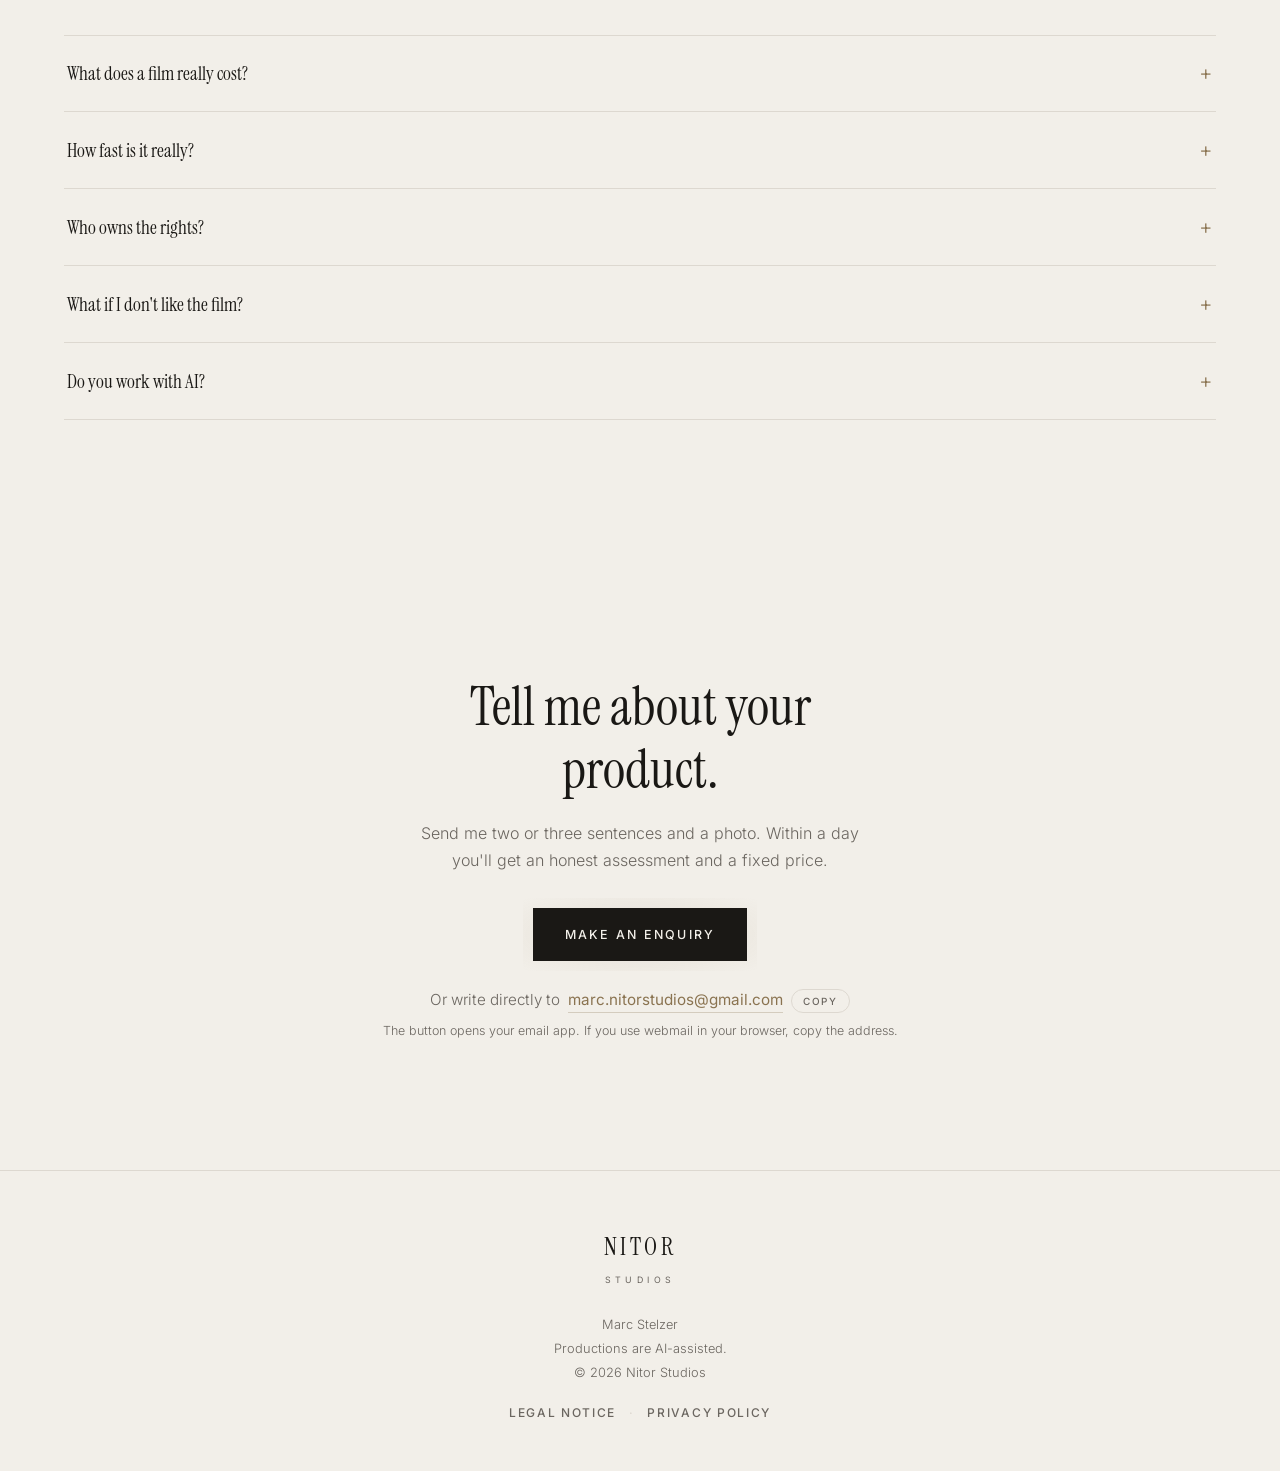
<file: en/index.html>
<!DOCTYPE html>
<html lang="en-GB">
<head>
<meta charset="UTF-8">
<meta name="viewport" content="width=device-width, initial-scale=1.0">
<title>Nitor Studios · Product videos for premium brands</title>
<meta name="description" content="CGI-style product ads for brands with physical products. Three ads, ready for Reels and feed, delivered in 48 hours. Nitor Studios, Vienna.">
<meta name="theme-color" content="#1A1815">
<meta property="og:title" content="Nitor Studios · Product videos for premium brands">
<meta property="og:description" content="Three ads, ready for Reels and feed, delivered in 48 hours. CGI-style product ads from Vienna.">
<meta property="og:type" content="website">
<meta property="og:url" content="https://nitorstudios.com/en/">
<meta property="og:image" content="https://nitorstudios.com/assets/hero-ending.jpg">
<link rel="alternate" hreflang="de" href="https://nitorstudios.com/">
<link rel="alternate" hreflang="en-GB" href="https://nitorstudios.com/en/">
<link rel="alternate" hreflang="x-default" href="https://nitorstudios.com/">
<link rel="icon" href="data:image/svg+xml,%3Csvg xmlns='http://www.w3.org/2000/svg' viewBox='0 0 64 64'%3E%3Crect width='64' height='64' rx='6' fill='%231A1815'/%3E%3Cline x1='46' y1='-4' x2='20' y2='70' stroke='%238A7350' stroke-width='5'/%3E%3Ctext x='32' y='45' font-family='Georgia,serif' font-size='38' fill='%23F2EFE9' text-anchor='middle'%3EN%3C/text%3E%3C/svg%3E">
<link rel="preload" href="../assets/fonts/inter-var-latin.woff2" as="font" type="font/woff2" crossorigin>
<link rel="preload" href="../assets/fonts/instrument-serif-400-latin.woff2" as="font" type="font/woff2" crossorigin>
<style>
/* Schriften liegen auf diesem Server, nicht bei Google. Lizenzen: assets/fonts/LIZENZ.txt */
@font-face{font-family:'Instrument Serif';font-style:normal;font-weight:400;font-display:swap;
  src:url(../assets/fonts/instrument-serif-400-latin.woff2) format('woff2');
  unicode-range:U+0000-00FF,U+0131,U+0152-0153,U+02BB-02BC,U+02C6,U+02DA,U+02DC,U+0304,U+0308,U+0329,U+2000-206F,U+20AC,U+2122,U+2191,U+2193,U+2212,U+2215,U+FEFF,U+FFFD}
@font-face{font-family:'Instrument Serif';font-style:normal;font-weight:400;font-display:swap;
  src:url(../assets/fonts/instrument-serif-400-latin-ext.woff2) format('woff2');
  unicode-range:U+0100-02BA,U+02BD-02C5,U+02C7-02CC,U+02CE-02D7,U+02DD-02FF,U+0304,U+0308,U+0329,U+1D00-1DBF,U+1E00-1E9F,U+1EF2-1EFF,U+2020,U+20A0-20AB,U+20AD-20C0,U+2113,U+2C60-2C7F,U+A720-A7FF}
@font-face{font-family:'Inter';font-style:normal;font-weight:100 900;font-display:swap;
  src:url(../assets/fonts/inter-var-latin.woff2) format('woff2');
  unicode-range:U+0000-00FF,U+0131,U+0152-0153,U+02BB-02BC,U+02C6,U+02DA,U+02DC,U+0304,U+0308,U+0329,U+2000-206F,U+20AC,U+2122,U+2191,U+2193,U+2212,U+2215,U+FEFF,U+FFFD}
@font-face{font-family:'Inter';font-style:normal;font-weight:100 900;font-display:swap;
  src:url(../assets/fonts/inter-var-latin-ext.woff2) format('woff2');
  unicode-range:U+0100-02BA,U+02BD-02C5,U+02C7-02CC,U+02CE-02D7,U+02DD-02FF,U+0304,U+0308,U+0329,U+1D00-1DBF,U+1E00-1E9F,U+1EF2-1EFF,U+2020,U+20A0-20AB,U+20AD-20C0,U+2113,U+2C60-2C7F,U+A720-A7FF}
:root{
  --canvas:#F2EFE9;
  --panel:#ECE7DE;
  --dark:#1A1815;
  --accent:#8A7350;
  --accent-hover:#75613F;
  --accent-muted:rgba(138,115,80,.28);
  --text-primary:#1A1815;
  --text-secondary:#6B6660;
  --line:#DDD8D0;
  --serif:'Instrument Serif',Georgia,serif;
  --sans:'Inter',Helvetica,Arial,sans-serif;
  --ease:cubic-bezier(.22,.61,.36,1);
  --ease-io:cubic-bezier(.65,.05,.36,1);
  --brass-light:#A98F66;
  --tveil:0 1px 2px rgba(12,10,8,.95),0 3px 14px rgba(12,10,8,.7),0 10px 40px rgba(12,10,8,.65);
}
*{margin:0;padding:0;box-sizing:border-box}
html{scroll-behavior:smooth}
html,body{overflow-x:hidden;overflow-x:clip}
body{
  font-family:var(--sans);font-weight:400;font-size:16px;line-height:1.65;
  color:var(--text-primary);background:var(--canvas);
  opacity:0;transition:opacity .8s var(--ease);
}
body.ready{opacity:1}
body.paused *,body.paused *::before,body.paused *::after{animation-play-state:paused !important}

/* Umgebungsebene: ein Hauch warmes Licht, sehr langsam, plus feines Korn */
.env{position:fixed;inset:0;z-index:0;pointer-events:none}
.env::before{content:"";position:absolute;inset:-20%;
  background:radial-gradient(ellipse 60% 50% at 70% 20%,rgba(138,115,80,.05),rgba(138,115,80,0) 70%);
  animation:envdrift 90s var(--ease-io) -30s infinite alternate}
.env::after{content:"";position:absolute;inset:0;opacity:.35;
  background-image:url("data:image/svg+xml,%3Csvg xmlns='http://www.w3.org/2000/svg' width='120' height='120'%3E%3Cfilter id='n'%3E%3CfeTurbulence type='fractalNoise' baseFrequency='.9' numOctaves='2'/%3E%3CfeColorMatrix values='0 0 0 0 .55 0 0 0 0 .5 0 0 0 0 .44 0 0 0 .05 0'/%3E%3C/filter%3E%3Crect width='120' height='120' filter='url(%23n)'/%3E%3C/svg%3E")}
@keyframes envdrift{from{transform:translate3d(-3%,-2%,0)}to{transform:translate3d(3%,4%,0)}}

.skip{position:absolute;left:-9999px;top:0;z-index:100;background:var(--dark);color:var(--canvas);padding:.6rem 1rem;font-size:.85rem}
.skip:focus{left:1rem;top:1rem}
:focus-visible{outline:2px solid var(--accent);outline-offset:3px}

/* ---------- Navigation ---------- */
nav{position:fixed;top:0;left:0;right:0;z-index:50;
  display:flex;align-items:baseline;justify-content:space-between;
  padding:1.1rem clamp(1.2rem,4vw,3rem);
  background:rgba(242,239,233,0);border-bottom:1px solid rgba(221,216,208,0);
  transition:background .5s var(--ease),border-color .5s var(--ease)}
nav.solid{background:rgba(242,239,233,.92);border-bottom-color:var(--line);backdrop-filter:blur(8px)}
.wordmark{font-family:var(--serif);font-size:1.25rem;letter-spacing:.14em;color:var(--text-primary);text-decoration:none;transition:color .5s var(--ease)}
.wordmark small{font-family:var(--sans);font-weight:400;font-size:.55rem;letter-spacing:.5em;color:var(--text-secondary);margin-left:.6em;vertical-align:.12em;transition:color .5s var(--ease)}
.nav-links{display:flex;gap:clamp(1rem,3vw,2.4rem);list-style:none}
.nav-links a{font-size:.72rem;font-weight:500;letter-spacing:.14em;text-transform:uppercase;color:var(--text-secondary);text-decoration:none;transition:color .3s var(--ease)}
.nav-links a:hover{color:var(--accent)}
/* Über dem dunklen Hero ist die Navigation hell */
nav:not(.solid) .wordmark{color:var(--canvas)}
nav:not(.solid) .wordmark small{color:rgba(242,239,233,.6)}
nav:not(.solid) .nav-links a{color:rgba(242,239,233,.75)}
nav:not(.solid) .nav-links a:hover{color:var(--brass-light)}
@media (max-width:720px){.nav-links{display:none}}
.nav-right{display:flex;align-items:baseline;gap:clamp(1rem,3vw,2.4rem)}
.lang{display:flex;align-items:baseline;gap:.45rem;font-size:.68rem;font-weight:500;letter-spacing:.14em;text-transform:uppercase}
.lang a{color:var(--text-secondary);text-decoration:none;transition:color .3s var(--ease)}
.lang a[aria-current="page"]{color:var(--text-primary)}
.lang a:hover{color:var(--accent)}
.lang span{color:var(--line)}
nav:not(.solid) .lang a{color:rgba(242,239,233,.55)}
nav:not(.solid) .lang a[aria-current="page"]{color:var(--canvas)}
nav:not(.solid) .lang span{color:rgba(242,239,233,.3)}
@media (pointer:coarse){.lang a{min-height:44px;display:inline-flex;align-items:center}}

/* ---------- Hero: Flug durch den Raum, Styles in assets/hero3d/hero3d.css ---------- */
.sr-only{position:absolute;width:1px;height:1px;padding:0;margin:-1px;overflow:hidden;clip:rect(0 0 0 0);white-space:nowrap;border:0}
.cta-row{display:flex;gap:1rem;justify-content:center;margin-top:1.8rem;flex-wrap:wrap}
.btn{display:inline-block;font-size:.78rem;font-weight:500;letter-spacing:.18em;text-transform:uppercase;
  text-decoration:none;padding:.95rem 1.9rem;border:1px solid var(--text-primary);color:var(--text-primary);
  background:transparent;transition:background .35s var(--ease),color .35s var(--ease),border-color .35s var(--ease);text-shadow:none}
.btn:hover{background:var(--dark);color:var(--canvas)}
.btn.solid{background:var(--dark);color:var(--canvas);border-color:var(--dark)}
.btn.solid:hover{background:var(--accent);border-color:var(--accent)}
/* Buttons auf dunklem Grund (Hero und statischer Hero) */
.hero .btn,.static-hero .btn{border-color:var(--canvas);color:var(--canvas)}
.hero .btn:hover,.static-hero .btn:hover{background:var(--canvas);color:var(--dark)}
.hero .btn.solid,.static-hero .btn.solid{background:var(--canvas);color:var(--dark);border-color:var(--canvas)}
.hero .btn.solid:hover,.static-hero .btn.solid:hover{background:var(--brass-light);border-color:var(--brass-light);color:var(--dark)}
@media (pointer:coarse){.btn{min-height:44px;display:inline-flex;align-items:center;justify-content:center}}


/* Statischer Hero */
.static-hero{display:none;position:relative;min-height:100svh;padding:7rem 1.4rem 4rem;
  background-color:var(--dark);background-size:cover;background-position:center;text-align:center;
  flex-direction:column;justify-content:flex-end;align-items:center}
.static-hero::before{content:"";position:absolute;inset:0;
  background:linear-gradient(180deg,rgba(18,16,13,.25) 30%,rgba(18,16,13,.78) 78%,#1A1815 100%)}
.static-hero>*{position:relative}
.static-hero .nstat{font-family:var(--serif);font-size:clamp(6rem,18vh,9rem);line-height:1;color:var(--canvas);margin-bottom:1.6rem}
.static-hero .kicker{font-size:.72rem;font-weight:500;letter-spacing:.32em;text-transform:uppercase;color:var(--brass-light);margin-bottom:1rem}
.static-hero h1{font-family:var(--serif);font-weight:400;font-size:clamp(2.4rem,9vw,3.6rem);line-height:1.1;max-width:16ch;color:var(--canvas)}
.static-hero p{font-weight:300;font-size:1.08rem;color:rgba(242,239,233,.78);max-width:44ch;margin-top:1rem}

/* Static-Hero-Gates: fünf Bedingungen, zeichengleich in JS gespiegelt */
@media (max-width: 720px){.hero{display:none}.static-hero{display:flex}}
@media (orientation: portrait) and (max-width: 1024px){.hero{display:none}.static-hero{display:flex}}
@media (orientation: portrait) and (pointer: coarse){.hero{display:none}.static-hero{display:flex}}
@media (orientation: landscape) and (pointer: coarse) and (max-height: 560px){.hero{display:none}.static-hero{display:flex}}
@media (prefers-reduced-motion: reduce){.hero{display:none}.static-hero{display:flex}}

/* ---------- Sektionen ---------- */
main{position:relative;z-index:1}
section{position:relative;padding:clamp(5rem,10vw,8.5rem) clamp(1.2rem,4vw,3rem)}
.inner{max-width:72rem;margin:0 auto}
.sec-head{display:flex;align-items:baseline;gap:1.4rem;margin-bottom:clamp(2.4rem,5vw,4rem)}
.sec-head .no{font-size:.72rem;font-weight:500;letter-spacing:.2em;color:var(--accent)}
.sec-head h2{font-family:var(--serif);font-weight:400;font-size:clamp(1.9rem,3.4vw,2.6rem);line-height:1.2}
.diag{display:block;width:100%;height:56px;margin:0 auto;max-width:72rem}
.diag line{stroke:var(--accent-muted);stroke-width:1.5;stroke-dasharray:var(--dlen,300);stroke-dashoffset:var(--doff,300)}

/* Arbeiten */
.works-grid{display:grid;grid-template-columns:repeat(3,1fr);gap:clamp(1.2rem,2.6vw,2.4rem)}
@media (max-width:900px){.works-grid{grid-template-columns:1fr;max-width:26rem;margin:0 auto}}
.work{opacity:1}
.work .frame{position:relative;aspect-ratio:9/16;overflow:hidden;background:var(--panel);border:1px solid var(--line)}
.work video{position:absolute;inset:0;width:100%;height:100%;object-fit:cover}
.work .playbtn{position:absolute;inset:0;width:100%;height:100%;border:0;background:transparent;cursor:pointer;display:flex;align-items:center;justify-content:center}
.work .playbtn .disc{width:64px;height:64px;border-radius:50%;background:rgba(26,24,21,.55);backdrop-filter:blur(6px);
  display:flex;align-items:center;justify-content:center;
  transition:transform .35s var(--ease),background .35s var(--ease),opacity .35s var(--ease)}
.work .playbtn:hover .disc{transform:scale(1.08);background:rgba(138,115,80,.75)}
.work .playbtn svg{display:block}
.work .playbtn .ico-play{margin-left:3px}
.work .playbtn .ico-pause{display:none}
.work.playing .playbtn .disc{opacity:0}
.work.playing .playbtn:hover .disc,.work.playing .playbtn:focus-visible .disc{opacity:1}
.work.playing .playbtn .ico-play{display:none}
.work.playing .playbtn .ico-pause{display:block}
/* Ton-Knopf: klein, ruhig, immer erreichbar */
.work .soundbtn{position:absolute;right:.7rem;bottom:.7rem;display:flex;align-items:center;gap:.45rem;
  padding:.5rem .75rem;border:1px solid rgba(242,239,233,.22);border-radius:999px;cursor:pointer;
  background:rgba(18,16,13,.55);backdrop-filter:blur(10px);color:var(--canvas);
  font-family:var(--sans);font-size:.62rem;font-weight:500;letter-spacing:.16em;text-transform:uppercase;
  transition:background .3s var(--ease),border-color .3s var(--ease)}
.work .soundbtn:hover{background:rgba(138,115,80,.8);border-color:transparent}
.work .soundbtn .ico-on{display:none}
.work.sound .soundbtn .ico-on{display:block}
.work.sound .soundbtn .ico-off{display:none}
.work.sound .soundbtn{background:rgba(138,115,80,.85);border-color:transparent}
@media (pointer:coarse){.work .soundbtn{min-height:44px}}
.work .meta{padding:1.1rem .2rem 0}
.work .meta .brand{font-family:var(--serif);font-size:1.3rem}
.work .meta .cat{font-size:.7rem;font-weight:500;letter-spacing:.2em;text-transform:uppercase;color:var(--accent);margin:.15rem 0 .4rem}
.work .meta p{font-size:.92rem;font-weight:300;color:var(--text-secondary);line-height:1.55}

/* Ablauf (dunkel) */
.ablauf{background:var(--dark);color:var(--canvas)}
.ablauf .sec-head h2{color:var(--canvas)}
.steps{display:grid;grid-template-columns:repeat(3,1fr);gap:clamp(1.6rem,3vw,3rem)}
@media (max-width:900px){.steps{grid-template-columns:1fr}}
.step .num{font-family:var(--serif);font-size:2.4rem;color:var(--accent)}
.step h3{font-family:var(--serif);font-weight:400;font-size:1.45rem;margin:.5rem 0 .6rem}
.step p{font-weight:300;font-size:.95rem;color:rgba(242,239,233,.72);line-height:1.6}
.ablauf .promise{margin-top:clamp(2.4rem,5vw,4rem);padding-top:2rem;border-top:1px solid rgba(242,239,233,.14);
  display:flex;flex-wrap:wrap;gap:1rem 2.6rem;align-items:baseline}
.ablauf .promise .big{font-family:var(--serif);font-size:clamp(1.5rem,2.6vw,2rem)}
.ablauf .promise .note{font-size:.85rem;font-weight:300;color:rgba(242,239,233,.6)}

/* Preis */
.price-table{border-top:1px solid var(--line)}
.price-row{display:flex;justify-content:space-between;align-items:baseline;gap:1.5rem;padding:1.5rem .2rem;border-bottom:1px solid var(--line)}
.price-row .what{font-weight:300;font-size:1.02rem}
.price-row .pkgname{display:block;font-family:var(--serif);font-size:1.4rem;line-height:1.2}
.price-row .pkgdesc{display:block;margin-top:.35rem;font-size:.92rem;color:var(--text-secondary);line-height:1.55;max-width:56ch}
.price-row .amount{font-family:var(--serif);font-size:1.5rem;white-space:nowrap}
.price-row .amount .per{font-family:var(--sans);font-size:.76rem;font-weight:400;color:var(--text-secondary);letter-spacing:.04em}
.ust{margin-top:1.1rem;font-size:.82rem;font-weight:300;line-height:1.6;color:var(--text-secondary);max-width:60ch}
.price-notes{display:grid;grid-template-columns:1fr 1fr;gap:clamp(1.5rem,4vw,3.5rem);margin-top:clamp(2rem,4vw,3rem)}
@media (max-width:760px){.price-notes{grid-template-columns:1fr;gap:1.8rem}}
.pnote h3{font-family:var(--serif);font-weight:400;font-size:1.18rem;margin-bottom:.5rem}
.pnote p{font-size:.94rem;font-weight:300;color:var(--text-secondary);line-height:1.7;max-width:46ch}

/* Glanz-Moment */
.glanz{background:var(--panel)}
.glanz .inner{display:grid;grid-template-columns:auto 1fr;gap:clamp(2rem,6vw,5rem);align-items:center}
@media (max-width:900px){.glanz .inner{grid-template-columns:1fr;justify-items:center;text-align:center}}
.mono{position:relative;width:clamp(180px,24vw,260px);aspect-ratio:1;background:var(--dark);display:block}
.mono svg{display:block;width:100%;height:100%}
/* Markenblatt: der Streifen laeuft einmal durch, 400 ms, danach steht er. */
.mono .streak{transform:translate(150px,-150px)}
.glanz.shine .streak{animation:streakPass .4s cubic-bezier(.22,.61,.36,1) both}
@keyframes streakPass{from{transform:translate(150px,-150px)}to{transform:translate(0,0)}}
.glanz-copy .lead{font-family:var(--serif);font-size:clamp(1.6rem,2.8vw,2.2rem);line-height:1.25;max-width:22ch}
.glanz-lines{margin-top:1.8rem;list-style:none;display:grid;gap:.7rem}
.glanz-lines li{font-weight:300;font-size:1.02rem;opacity:0;transform:translateY(6px);
  transition:opacity .6s var(--ease),transform .6s var(--ease);display:flex;gap:.7rem;align-items:baseline}
@media (max-width:900px){.glanz-lines li{justify-content:center}}
.glanz-lines li::before{content:"";width:14px;height:1px;background:var(--accent);flex:none;align-self:center}
.glanz.shine .glanz-lines li{opacity:1;transform:translateY(0);transition-delay:.42s}
.glanz.shine .glanz-lines li:nth-child(2){transition-delay:.54s}
.glanz.shine .glanz-lines li:nth-child(3){transition-delay:.66s}

/* FAQ */
.faq details{border-bottom:1px solid var(--line)}
.faq details:first-of-type{border-top:1px solid var(--line)}
.faq summary{cursor:pointer;list-style:none;display:flex;justify-content:space-between;align-items:baseline;gap:1.5rem;
  padding:1.3rem .2rem;font-family:var(--serif);font-size:1.2rem;transition:color .3s var(--ease)}
.faq summary::-webkit-details-marker{display:none}
.faq summary:hover{color:var(--accent)}
.faq summary .mark{font-family:var(--sans);font-weight:300;font-size:1.3rem;color:var(--accent);transition:transform .4s var(--ease)}
.faq details[open] .mark{transform:rotate(45deg)}
.faq .answer{padding:0 .2rem 1.4rem;font-weight:300;font-size:.96rem;color:var(--text-secondary);max-width:62ch;line-height:1.7}

/* Kontakt */
.kontakt{text-align:center}
.kontakt .lead{font-family:var(--serif);font-size:clamp(2rem,4.6vw,3.4rem);line-height:1.15;max-width:18ch;margin:0 auto}
.kontakt .sub{margin:1.2rem auto 2.2rem;font-weight:300;color:var(--text-secondary);max-width:46ch}
.kontakt .mailline{margin-top:1.6rem;font-size:.95rem;font-weight:300;color:var(--text-secondary);
  display:flex;flex-wrap:wrap;gap:.5rem;align-items:baseline;justify-content:center}
.kontakt .mailaddr{color:var(--accent);font-weight:400;user-select:all;border-bottom:1px solid var(--accent-muted)}
.kontakt .copybtn{font-family:var(--sans);font-size:.62rem;font-weight:500;letter-spacing:.16em;text-transform:uppercase;
  color:var(--text-secondary);background:transparent;border:1px solid var(--line);border-radius:999px;
  padding:.3rem .7rem;cursor:pointer;transition:color .3s var(--ease),border-color .3s var(--ease)}
.kontakt .copybtn:hover{color:var(--accent);border-color:var(--accent)}
@media (pointer:coarse){.kontakt .copybtn{min-height:44px;display:inline-flex;align-items:center;justify-content:center}}
.kontakt .honest{margin-top:.5rem;font-size:.78rem;font-weight:300;color:var(--text-secondary)}
.cta-glow{position:relative;display:inline-block}
.cta-glow::before{content:"";position:absolute;inset:-10px;z-index:-1;border-radius:4px;pointer-events:none;
  background:radial-gradient(ellipse 100% 100% at 50% 50%,var(--accent-muted),transparent 70%);
  opacity:.4;animation:glowpulse 5s var(--ease-io) -2s infinite alternate}
@keyframes glowpulse{from{opacity:.15}to{opacity:.55}}

/* Footer */
footer{border-top:1px solid var(--line);padding:3.5rem clamp(1.2rem,4vw,3rem) 3rem;text-align:center}
footer .fm{font-family:var(--serif);font-size:1.5rem;letter-spacing:.14em}
footer .fm small{display:block;font-family:var(--sans);font-weight:400;font-size:.55rem;letter-spacing:.5em;color:var(--text-secondary);margin-top:.4rem}
footer .fline{margin-top:1.6rem;font-size:.8rem;font-weight:300;color:var(--text-secondary);line-height:1.9}
footer .flinks{margin-top:1.1rem;display:flex;gap:.8rem;justify-content:center;align-items:baseline;
  font-size:.75rem;font-weight:500;letter-spacing:.14em;text-transform:uppercase;color:var(--line)}
footer .flinks a{color:var(--text-secondary);text-decoration:none;transition:color .3s var(--ease)}
footer .flinks a:hover{color:var(--accent)}
@media (pointer:coarse){footer .flinks a{min-height:44px;display:inline-flex;align-items:center}}

/* Entrances beim Scrollen */
.rev .part{opacity:0;transform:translateY(24px)}
.rev.in .part{opacity:1;transform:translateY(0);transition:opacity .8s var(--ease),transform .8s var(--ease)}
.rev.in .part:nth-child(2){transition-delay:.1s}
.rev.in .part:nth-child(3){transition-delay:.2s}
.rev.in .part:nth-child(4){transition-delay:.3s}
.rev.in.settled .part,.rev.in.settled .part:nth-child(2),.rev.in.settled .part:nth-child(3),.rev.in.settled .part:nth-child(4){transition-delay:0s}

@media (prefers-reduced-motion: reduce){
  html{scroll-behavior:auto}
  *,*::before,*::after{animation:none !important;transition:none !important;transition-delay:0s !important}
  body{opacity:1}
  .rev .part{opacity:1;transform:none}
  .glanz .glanz-lines li{opacity:1;transform:none}
  .mono .streak{transform:translate(0,0);animation:none}
  .diag line{stroke-dashoffset:0 !important}
}
</style>
<link rel="stylesheet" href="../assets/hero3d/hero3d.css">
</head>
<body>
<a class="skip" href="#main">Zum Inhalt springen</a>
<div class="env" aria-hidden="true"></div>

<nav aria-label="Main navigation">
  <a class="wordmark" href="#top">NITOR<small>STUDIOS</small></a>
  <div class="nav-right">
    <ul class="nav-links">
      <li><a href="#arbeiten">Work</a></li>
      <li><a href="#ablauf">Process</a></li>
      <li><a href="#preis">Pricing</a></li>
      <li><a href="#kontakt">Contact</a></li>
    </ul>
    <div class="lang" aria-label="Language">
      <a href="/" lang="de" hreflang="de">DE</a><span aria-hidden="true">/</span><a href="/en/" lang="en" hreflang="en-GB" aria-current="page">EN</a>
    </div>
  </div>
</nav>

<!-- Scroll-Hero: Flug durch den Raum mit den drei Arbeiten, am Ende landet das N -->
<div class="hero" id="top" data-frames="../assets/hero3d/n/" data-frame-count="121">
  <div class="h3-stage" id="stage">
    <div class="h3-plate h3-halle" style="background-image:url('../assets/hero3d/halle.jpg')" aria-hidden="true"></div>
    <div class="h3-plate h3-licht" style="background-image:url('../assets/hero3d/licht.jpg')" aria-hidden="true"></div>
    <canvas class="h3-bg" aria-hidden="true"></canvas>
    <div class="h3-world" aria-hidden="true">
      <div class="h3-floor"></div>
      <div class="h3-panel" data-name="Less is More · Belly Oil"><video muted loop playsinline preload="none" tabindex="-1"><source src="../assets/hero3d/clip_almamom.webm" type="video/webm"><source src="../assets/hero3d/clip_almamom.mp4" type="video/mp4"></video></div>
      <div class="h3-panel" data-name="die Nikolai · Organic grape cosmetics"><video muted loop playsinline preload="none" tabindex="-1"><source src="../assets/hero3d/clip_nikolai.webm" type="video/webm"><source src="../assets/hero3d/clip_nikolai.mp4" type="video/mp4"></video></div>
      <div class="h3-panel" data-name="gloryfy · Eyewear"><video muted loop playsinline preload="none" tabindex="-1"><source src="../assets/hero3d/clip_gloryfy.webm" type="video/webm"><source src="../assets/hero3d/clip_gloryfy.mp4" type="video/mp4"></video></div>
    </div>
    <canvas class="h3-nland" aria-hidden="true"></canvas>
    <div class="h3-vignette" aria-hidden="true"></div>
    <div class="h3-ov h3-intro"><p class="kicker">Nitor Studios · Vienna</p><h1>Motion<br>that sells.</h1></div>
    <div class="h3-ov h3-hint" aria-hidden="true">Scroll</div>
    <div class="h3-ov h3-cap" aria-hidden="true"><small></small><span></span></div>
    <div class="h3-ov h3-final">
      <h2>Product videos that fit the product.</h2>
      <p>CGI-style ads for premium brands. Fixed price, revision round included.</p>
      <div class="cta-row">
        <a class="btn solid" href="#arbeiten">See the work</a>
        <a class="btn" href="#kontakt">Make an enquiry</a>
      </div>
    </div>
  </div>
</div>

<!-- Statischer Hero (Handy, Reduced Motion) -->
<header class="static-hero" id="staticHero">
  <p class="nstat" aria-hidden="true">N</p>
  <p class="kicker">Nitor Studios · Vienna</p>
  <h1>Product videos that fit the product.</h1>
  <p>CGI-style ads for premium brands. Three ads for Reels and feed, in 48 hours.</p>
  <div class="cta-row">
    <a class="btn solid" href="#arbeiten">See the work</a>
    <a class="btn" href="#kontakt">Make an enquiry</a>
  </div>
</header>

<main id="main" tabindex="-1">

  <section id="arbeiten">
    <div class="inner">
      <div class="sec-head rev"><span class="no part">01</span><h2 class="part">My work</h2></div>
      <div class="works-grid">
        <article class="work rev">
          <div class="frame part">
            <video preload="none" playsinline muted loop poster="../assets/poster-almamom.jpg" data-src="../assets/work-almamom.mp4"></video>
            <button class="playbtn" type="button" aria-label="Play or pause the film for Less is More">
              <span class="disc">
                <svg class="ico-play" width="20" height="24" viewBox="0 0 20 24" aria-hidden="true"><path d="M0 0 L20 12 L0 24 Z" fill="#F2EFE9"/></svg>
                <svg class="ico-pause" width="18" height="22" viewBox="0 0 18 22" aria-hidden="true"><rect x="0" y="0" width="6" height="22" fill="#F2EFE9"/><rect x="12" y="0" width="6" height="22" fill="#F2EFE9"/></svg>
              </span>
            </button>
            <button class="soundbtn" type="button" aria-label="Turn sound on for Less is More">
              <svg class="ico-off" width="15" height="14" viewBox="0 0 15 14" aria-hidden="true"><path d="M0 4.5h3L7 1v12L3 9.5H0z" fill="currentColor"/><path d="M10 5l4 4M14 5l-4 4" stroke="currentColor" stroke-width="1.4" fill="none" stroke-linecap="round"/></svg>
              <svg class="ico-on" width="15" height="14" viewBox="0 0 15 14" aria-hidden="true"><path d="M0 4.5h3L7 1v12L3 9.5H0z" fill="currentColor"/><path d="M10 4.6a3.4 3.4 0 010 4.8M12.3 2.4a6.6 6.6 0 010 9.2" stroke="currentColor" stroke-width="1.4" fill="none" stroke-linecap="round"/></svg>
              <span class="lbl">Sound</span>
            </button>
          </div>
          <div class="meta part">
            <p class="brand">Less is More</p>
            <p class="cat">Alma Mom · Belly Oil</p>
            <p>A quiet film in sunlight and linen that takes the brand name literally.</p>
          </div>
        </article>
        <article class="work rev">
          <div class="frame part">
            <video preload="none" playsinline muted loop poster="../assets/poster-nikolai.jpg" data-src="../assets/work-nikolai.mp4"></video>
            <button class="playbtn" type="button" aria-label="Play or pause the film for die Nikolai">
              <span class="disc">
                <svg class="ico-play" width="20" height="24" viewBox="0 0 20 24" aria-hidden="true"><path d="M0 0 L20 12 L0 24 Z" fill="#F2EFE9"/></svg>
                <svg class="ico-pause" width="18" height="22" viewBox="0 0 18 22" aria-hidden="true"><rect x="0" y="0" width="6" height="22" fill="#F2EFE9"/><rect x="12" y="0" width="6" height="22" fill="#F2EFE9"/></svg>
              </span>
            </button>
            <button class="soundbtn" type="button" aria-label="Turn sound on for die Nikolai">
              <svg class="ico-off" width="15" height="14" viewBox="0 0 15 14" aria-hidden="true"><path d="M0 4.5h3L7 1v12L3 9.5H0z" fill="currentColor"/><path d="M10 5l4 4M14 5l-4 4" stroke="currentColor" stroke-width="1.4" fill="none" stroke-linecap="round"/></svg>
              <svg class="ico-on" width="15" height="14" viewBox="0 0 15 14" aria-hidden="true"><path d="M0 4.5h3L7 1v12L3 9.5H0z" fill="currentColor"/><path d="M10 4.6a3.4 3.4 0 010 4.8M12.3 2.4a6.6 6.6 0 010 9.2" stroke="currentColor" stroke-width="1.4" fill="none" stroke-linecap="round"/></svg>
              <span class="lbl">Sound</span>
            </button>
          </div>
          <div class="meta part">
            <p class="brand">die Nikolai</p>
            <p class="cat">Organic grape cosmetics</p>
            <p>From a vineyard in evening light to the product: an origin story in fifteen seconds.</p>
          </div>
        </article>
        <article class="work rev">
          <div class="frame part">
            <video preload="none" playsinline muted loop poster="../assets/poster-gloryfy.jpg" data-src="../assets/work-gloryfy.mp4"></video>
            <button class="playbtn" type="button" aria-label="Play or pause the film for gloryfy">
              <span class="disc">
                <svg class="ico-play" width="20" height="24" viewBox="0 0 20 24" aria-hidden="true"><path d="M0 0 L20 12 L0 24 Z" fill="#F2EFE9"/></svg>
                <svg class="ico-pause" width="18" height="22" viewBox="0 0 18 22" aria-hidden="true"><rect x="0" y="0" width="6" height="22" fill="#F2EFE9"/><rect x="12" y="0" width="6" height="22" fill="#F2EFE9"/></svg>
              </span>
            </button>
            <button class="soundbtn" type="button" aria-label="Turn sound on for gloryfy">
              <svg class="ico-off" width="15" height="14" viewBox="0 0 15 14" aria-hidden="true"><path d="M0 4.5h3L7 1v12L3 9.5H0z" fill="currentColor"/><path d="M10 5l4 4M14 5l-4 4" stroke="currentColor" stroke-width="1.4" fill="none" stroke-linecap="round"/></svg>
              <svg class="ico-on" width="15" height="14" viewBox="0 0 15 14" aria-hidden="true"><path d="M0 4.5h3L7 1v12L3 9.5H0z" fill="currentColor"/><path d="M10 4.6a3.4 3.4 0 010 4.8M12.3 2.4a6.6 6.6 0 010 9.2" stroke="currentColor" stroke-width="1.4" fill="none" stroke-linecap="round"/></svg>
              <span class="lbl">Sound</span>
            </button>
          </div>
          <div class="meta part">
            <p class="brand">gloryfy</p>
            <p class="cat">Eyewear · Sport</p>
            <p>Hard light, precise mechanics: a product film that treats the glasses like an instrument.</p>
          </div>
        </article>
      </div>
    </div>
  </section>

  <svg class="diag" viewBox="0 0 1200 56" preserveAspectRatio="none" aria-hidden="true"><line x1="0" y1="56" x2="1200" y2="0"/></svg>

  <section class="ablauf" id="ablauf">
    <div class="inner">
      <div class="sec-head rev"><span class="no part">02</span><h2 class="part">The process</h2></div>
      <div class="steps rev">
        <div class="step part">
          <p class="num">1</p>
          <h3>Brief</h3>
          <p>You send product photos, brand assets and your goal. A short call is enough to set the look and direction.</p>
        </div>
        <div class="step part">
          <p class="num">2</p>
          <h3>Production</h3>
          <p>Concept, look, edit. Production is AI-assisted and directed by hand, frame by frame, until everything fits the brand.</p>
        </div>
        <div class="step part">
          <p class="num">3</p>
          <h3>Delivery</h3>
          <p>Every film in two formats: 9:16 for Reels, Stories and TikTok, 4:5 for the feed. 48 hours from the brief, 24 of them from the moment you approve the concept.</p>
        </div>
      </div>
      <div class="promise rev">
        <p class="big part">Three ads. Reels and feed. 48 hours.</p>
        <p class="note part">No studio logo ever appears on your video. The film belongs to your brand.</p>
      </div>
    </div>
  </section>

  <section id="preis">
    <div class="inner">
      <div class="sec-head rev"><span class="no part">03</span><h2 class="part">The price</h2></div>
      <div class="price-table rev">
        <div class="price-row part">
          <span class="what">
            <span class="pkgname">Launch Set</span>
            <span class="pkgdesc">3 ads, 1 product, each in 9:16 and 4:5, 1&nbsp;revision round</span>
          </span>
          <span class="amount">£595</span>
        </div>
        <div class="price-row part">
          <span class="what">
            <span class="pkgname">Creative Set</span>
            <span class="pkgdesc">8 ads, up to 3 products, 2 hook variants each, 2 revision rounds</span>
          </span>
          <span class="amount">£1,450</span>
        </div>
        <div class="price-row part">
          <span class="what">
            <span class="pkgname">Always-On</span>
            <span class="pkgdesc">Ongoing production for brands that constantly need new ads</span>
          </span>
          <span class="amount">on request</span>
        </div>
      </div>
      <div class="price-notes rev">
        <div class="pnote part">
          <h3>Fixed price before we start.</h3>
          <p>The price is set before production begins. What's on the quote is what's on the invoice.</p>
        </div>
        <div class="pnote part">
          <h3>You pay after delivery.</h3>
          <p>You see the finished ads before you pay a penny. No deposit, no payment up front. The invoice comes with the files.</p>
        </div>
      </div>
    </div>
  </section>

  <section class="glanz" id="glanz">
    <div class="inner">
      <div class="mono" role="img" aria-label="Nitor Studios monogram: an N with a brass streak of light running through it">
        <svg viewBox="0 0 200 200" aria-hidden="true">
          <defs>
            <clipPath id="monoClip"><rect x="0" y="0" width="200" height="200"/></clipPath>
          </defs>
          <rect width="200" height="200" fill="#1A1815"/>
          <g clip-path="url(#monoClip)">
            <line class="streak" x1="150" y1="-40" x2="80" y2="240" stroke="#8A7350" stroke-width="10"/>
          </g>
          <text x="100" y="138" font-family="'Instrument Serif',Georgia,serif" font-size="110" fill="#F2EFE9" text-anchor="middle">N</text>
        </svg>
      </div>
      <div class="glanz-copy rev">
        <p class="lead part">Nitor is Latin for shine.</p>
        <ul class="glanz-lines">
          <li>One point of contact, not an agency chain.</li>
          <li>Fixed price before we start, revision round included.</li>
          <li>A look that fits the product, not the trend.</li>
        </ul>
      </div>
    </div>
  </section>

  <section class="faq" id="faq">
    <div class="inner">
      <div class="sec-head rev"><span class="no part">04</span><h2 class="part">Questions everyone asks</h2></div>
      <details>
        <summary>What does a film really cost?<span class="mark">+</span></summary>
        <p class="answer">The entry point is the Launch Set: three ads for one product, each in 9:16 and 4:5, with one revision round, for £595. Larger packages are listed in the pricing section.</p>
      </details>
      <details>
        <summary>How fast is it really?<span class="mark">+</span></summary>
        <p class="answer">48 working hours from the moment the brief and product material are complete. The first half goes into the concept and agreeing it with you, the second into production. From your approval it's 24 hours to delivery. The revision round follows and usually takes another working day.</p>
      </details>
      <details>
        <summary>Who owns the rights?<span class="mark">+</span></summary>
        <p class="answer">You get an unrestricted, perpetual, worldwide licence to use the delivered videos for web, social media and paid advertising. There are no further licence fees. I transfer every right I hold in the production. Because parts of the production are AI-assisted, the copyright status of such content is not settled consistently across jurisdictions. Nobody can honestly guarantee you exclusive protection against third parties.</p>
      </details>
      <details>
        <summary>What if I don't like the film?<span class="mark">+</span></summary>
        <p class="answer">The Launch Set includes one revision round, the Creative Set two. One round means you send me all your changes for every ad in a single message, and I make them. The included rounds cost nothing; each further round is £130.</p>
      </details>
      <details>
        <summary>Do you work with AI?<span class="mark">+</span></summary>
        <p class="answer">Yes. Production is AI-assisted, which is what makes 48 hours and fair prices possible. Concept, visual language and edit are still done by hand, and every frame is checked before it reaches you.</p>
      </details>
    </div>
  </section>

  <section class="kontakt" id="kontakt">
    <div class="inner rev">
      <p class="lead part">Tell me about your product.</p>
      <p class="sub part">Send me two or three sentences and a photo. Within a day you'll get an honest assessment and a fixed price.</p>
      <span class="cta-glow part"><a class="btn solid" href="mailto:marc.nitorstudios@gmail.com?subject=Project%20enquiry%3A%20product%20video">Make an enquiry</a></span>
      <p class="mailline part">Or write directly to <span class="mailaddr" id="mailAddr">marc.nitorstudios@gmail.com</span><button class="copybtn" type="button" id="copyMail">copy</button></p>
      <p class="honest part">The button opens your email app. If you use webmail in your browser, copy the address.</p>
    </div>
  </section>

</main>

<footer>
  <p class="fm">NITOR<small>STUDIOS</small></p>
  <p class="fline">
    Marc Stelzer<br>
    Productions are AI-assisted.<br>
    © 2026 Nitor Studios
  </p>
  <p class="flinks">
    <a href="../impressum.html">Legal notice</a>
    <span aria-hidden="true">·</span>
    <a href="../datenschutz.html">Privacy policy</a>
  </p>
</footer>

<script src="../assets/hero3d/hero3d.js"></script>
<script>
(function(){
'use strict';

/* ---------- Grundlagen ---------- */
var navEl = document.querySelector('nav');
var ENDING_URL = '../assets/hero-ending.jpg';

var clamp = function(v,lo,hi){ return Math.min(hi,Math.max(lo,v)); };
var smoothstep = function(p,e0,e1){
  var t = clamp((p-e0)/(e1-e0),0,1);
  return t*t*(3-2*t);
};
function rng(seed){
  var s = seed>>>0;
  return function(){ s = (s*1664525+1013904223)>>>0; return s/4294967296; };
}

/* ---------- Static-Hero-Gates, live ---------- */
var GATES = [
  '(max-width: 720px)',
  '(orientation: portrait) and (max-width: 1024px)',
  '(orientation: portrait) and (pointer: coarse)',
  '(orientation: landscape) and (pointer: coarse) and (max-height: 560px)',
  '(prefers-reduced-motion: reduce)'
];
var scrubOn=false;
var staticHero = document.getElementById('staticHero');
var staticBgSet=false;
function enableScrub(){
  if (scrubOn) return; scrubOn=true;
  if (window.NitorHero) NitorHero.start();
  unpinFinalStates();
}
function disableScrub(){
  if (!scrubOn) return; scrubOn=false;
  if (window.NitorHero) NitorHero.stop();
}
function applyHeroMode(){
  var gated = GATES.some(function(q){ return matchMedia(q).matches; });
  if (gated){
    disableScrub();
    if (!staticBgSet){ staticBgSet=true; staticHero.style.backgroundImage="url('"+ENDING_URL+"')"; }
  } else {
    enableScrub();
  }
}
var MQLS = GATES.map(function(q){ return matchMedia(q); });
MQLS.forEach(function(m){ m.addEventListener('change',applyHeroMode); });

/* ---------- Reduced Motion, beide Richtungen ---------- */
var pinned=false;
function pinToFinalStates(){
  pinned=true;
  document.querySelectorAll('.diag line').forEach(function(l){ l.style.strokeDashoffset=0; });
  document.querySelectorAll('.rev').forEach(function(el){ el.classList.add('in','settled'); });
  glanzShine();
}
function unpinFinalStates(){
  if (!pinned) return;
  pinned=false;
  document.querySelectorAll('.diag line').forEach(function(l){ l.style.strokeDashoffset=''; });
}
matchMedia('(prefers-reduced-motion: reduce)').addEventListener('change',function(e){
  if (e.matches) pinToFinalStates();
  else applyHeroMode();
});

/* ---------- Nav-Zustand ---------- */
var navSolid=false;
var heroEl = document.querySelector('.hero');
function navCheck(){
  // über dem dunklen Raum bleibt die Navigation hell, fest wird sie erst am Ende des Heros
  var lim = heroEl && heroEl.offsetHeight ? heroEl.offsetHeight - innerHeight*0.5 : innerHeight*0.5;
  var want = scrollY > lim;
  if (want!==navSolid){ navSolid=want; navEl.classList.toggle('solid',want); }
}
addEventListener('scroll',navCheck,{passive:true});

/* ---------- Sektions-Entrances ---------- */
var io = new IntersectionObserver(function(entries){
  entries.forEach(function(en){
    if (en.isIntersecting){
      en.target.classList.add('in');
      setTimeout(function(){ en.target.classList.add('settled'); },1400);
      io.unobserve(en.target);
    }
  });
},{threshold:0.18});
document.querySelectorAll('.rev').forEach(function(el){ io.observe(el); });

/* ---------- Diagonale Linien zeichnen sich ---------- */
document.querySelectorAll('.diag').forEach(function(svg){
  var line = svg.querySelector('line');
  var len = 1210;
  line.style.setProperty('--dlen',len);
  line.style.setProperty('--doff',len);
  var lastOff=-1;
  function draw(){
    if (pinned) return;
    var r = svg.getBoundingClientRect();
    var p = clamp(1-(r.top - innerHeight*0.25)/(innerHeight*0.6),0,1);
    var off = Math.round(len*(1-p));
    if (off!==lastOff){ lastOff=off; line.style.strokeDashoffset=off; }
  }
  addEventListener('scroll',draw,{passive:true});
  draw();
});

/* ---------- Portfolio-Spots: laufen stumm von selbst, Ton auf Knopfdruck ---------- */
var works = Array.prototype.slice.call(document.querySelectorAll('.work'));
var rmQuery = matchMedia('(prefers-reduced-motion: reduce)');

works.forEach(function(work){
  var v = work.querySelector('video');
  var playBtn = work.querySelector('.playbtn');
  var soundBtn = work.querySelector('.soundbtn');
  work._v = v;
  work._paused = false;   // vom Besucher bewusst angehalten

  function armSource(){
    if (!v.src && v.dataset.src){ v.src = v.dataset.src; v.load(); }
  }
  work._armSource = armSource;

  function start(){
    if (work._paused || rmQuery.matches) return;
    armSource();
    var p = v.play();
    if (p && p.catch) p.catch(function(){ work.classList.remove('playing'); });
  }
  work._start = start;

  v.addEventListener('playing',function(){ work.classList.add('playing'); });
  v.addEventListener('pause',function(){ work.classList.remove('playing'); });

  playBtn.addEventListener('click',function(){
    if (v.paused){ work._paused=false; armSource(); v.play(); }
    else { work._paused=true; v.pause(); }
  });

  soundBtn.addEventListener('click',function(){
    var turningOn = v.muted;
    works.forEach(function(o){
      var ov=o._v;
      if (ov!==v){ ov.muted=true; o.classList.remove('sound'); o.querySelector('.soundbtn').setAttribute('aria-label','Turn sound on'); }
    });
    v.muted = !turningOn;
    work.classList.toggle('sound',turningOn);
    soundBtn.setAttribute('aria-label', turningOn ? 'Turn sound off' : 'Turn sound on');
    if (turningOn){ work._paused=false; armSource(); v.play(); }
  });
});

/* Nur was im Bild ist, spielt. Alles andere ruht und lädt nichts. */
var workIO = new IntersectionObserver(function(entries){
  entries.forEach(function(en){
    var work = en.target;
    work._inView = en.isIntersecting;
    if (en.isIntersecting){ work._start(); }
    else {
      work._v.pause();
      if (!work._v.muted){ work._v.muted=true; work.classList.remove('sound'); }
    }
  });
},{threshold:0.4});
works.forEach(function(w){ workIO.observe(w); });

/* Reduced Motion live: Spots halten an, beziehungsweise laufen wieder */
rmQuery.addEventListener('change',function(e){
  works.forEach(function(w){
    if (e.matches){ w._v.pause(); w._v.muted=true; w.classList.remove('sound'); }
    else { w._start(); }
  });
});

/* ---------- Der Glanz-Moment: der Streifen laeuft einmal durch (Markenblatt) ---------- */
var glanzSec = document.getElementById('glanz');
function glanzShine(){ if (glanzSec) glanzSec.classList.add('shine'); }
if (glanzSec){
  var shineIO = new IntersectionObserver(function(entries){
    entries.forEach(function(en){
      if (en.isIntersecting){ glanzShine(); shineIO.unobserve(en.target); }
    });
  },{threshold:0.35});
  shineIO.observe(glanzSec);
}

/* ---------- E-Mail kopieren: mailto hilft bei Webmail im Browser nicht ---------- */
var copyBtn = document.getElementById('copyMail');
var mailAddr = document.getElementById('mailAddr');
if (copyBtn && mailAddr){
  copyBtn.addEventListener('click',function(){
    var text = mailAddr.textContent.trim();
    function done(label){
      copyBtn.textContent = label || 'copied';
      setTimeout(function(){ copyBtn.textContent='copy'; },2200);
    }
    function fallback(){
      var ta=document.createElement('textarea');
      ta.value=text; ta.setAttribute('readonly','');
      ta.style.position='fixed'; ta.style.top='-9999px';
      document.body.appendChild(ta); ta.select();
      var ok=false;
      try { ok=document.execCommand('copy'); } catch(e){ ok=false; }
      document.body.removeChild(ta);
      done(ok ? 'copied' : 'please select');
    }
    if (navigator.clipboard && navigator.clipboard.writeText){
      navigator.clipboard.writeText(text).then(function(){ done(); },fallback);
    } else { fallback(); }
  });
}

/* ---------- Tab versteckt: alles pausiert, auch die Spots ---------- */
document.addEventListener('visibilitychange',function(){
  document.body.classList.toggle('paused',document.hidden);
  works.forEach(function(w){
    if (document.hidden) w._v.pause();
    else if (w._inView) w._start();
  });
});

/* ---------- Start ---------- */
applyHeroMode();
if (matchMedia('(prefers-reduced-motion: reduce)').matches) pinToFinalStates();
requestAnimationFrame(function(){ document.body.classList.add('ready'); });
navCheck();
})();
</script>
</body>
</html>
</file>
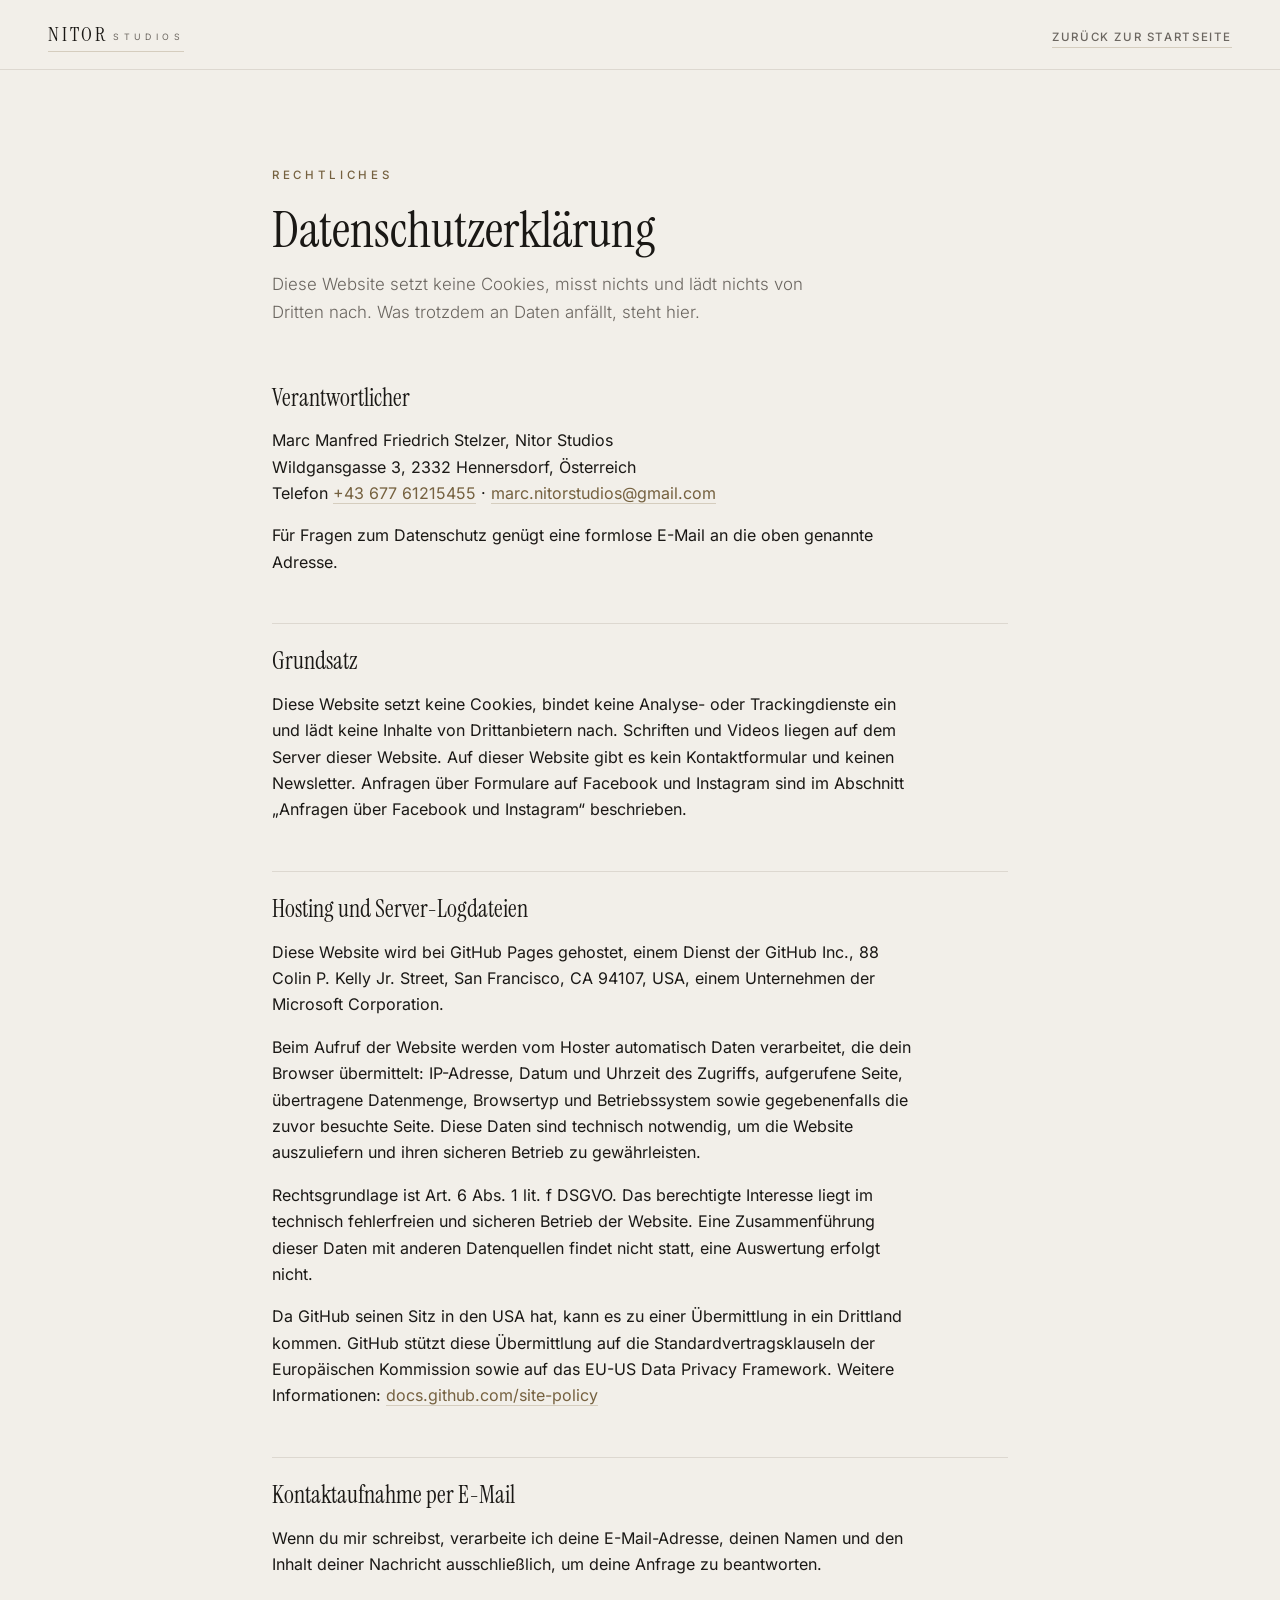
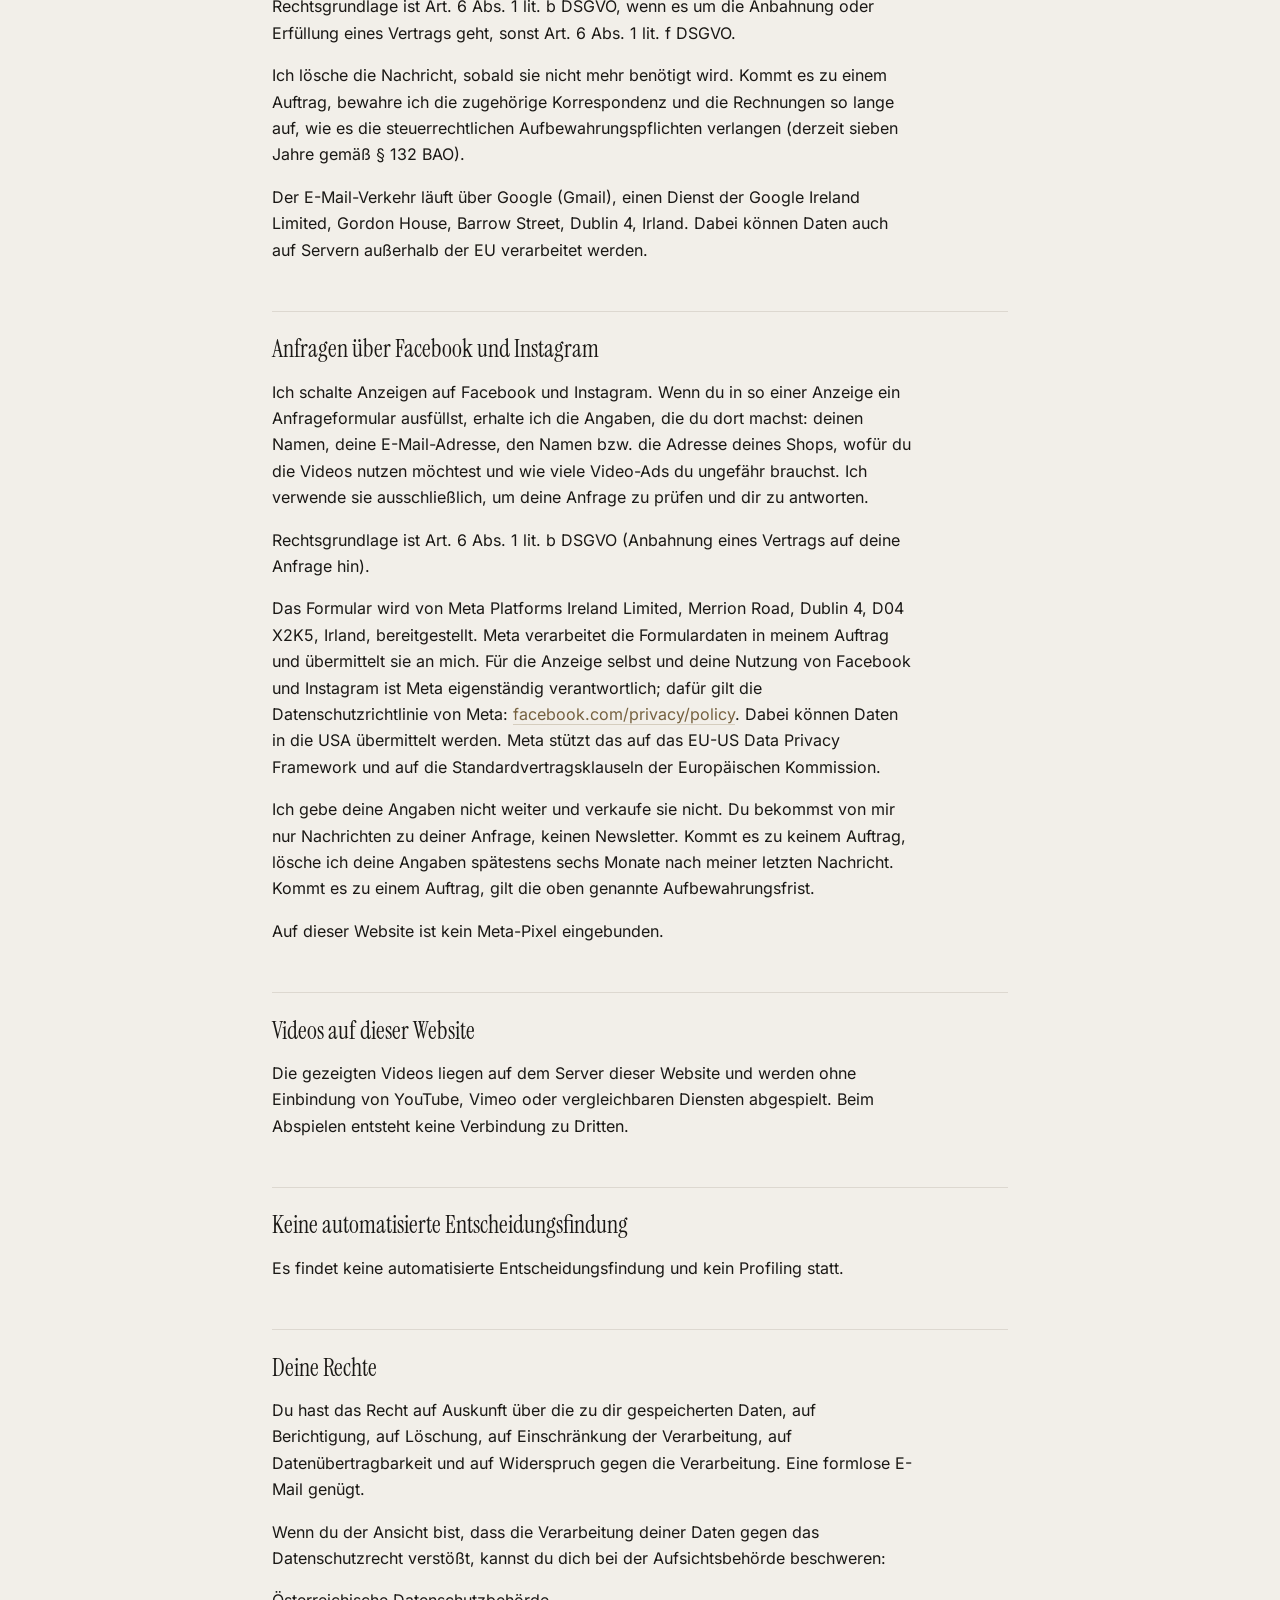
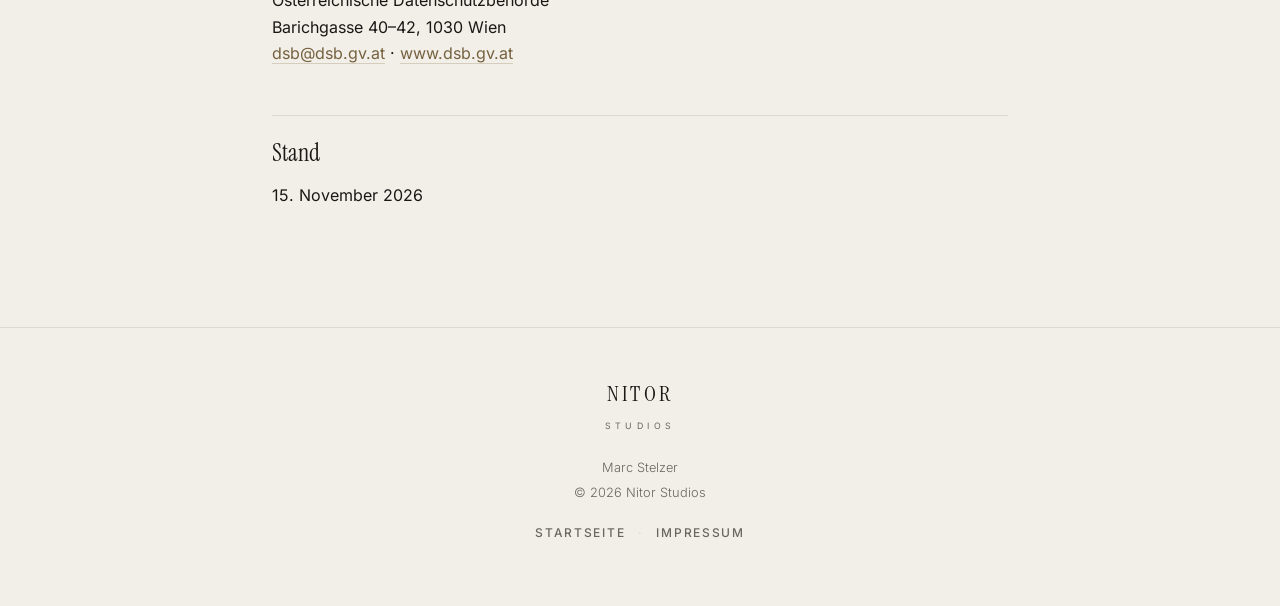
<file: datenschutz.html>
<!DOCTYPE html>
<!--
  Angaben vom Betreiber geliefert und unveraendert uebernommen.
  Nicht juristisch geprueft.
  WICHTIG: Der Text beschreibt den IST-Zustand: GitHub Pages, Schriften und
  Videos vom eigenen Server, kein Formular, kein Tracking, keine Cookies.
  Sobald davon etwas dazukommt (Analytics, Kontaktformular, eingebettete
  Videos von YouTube oder Vimeo, Pixel), muss dieser Text erweitert werden.
-->
<html lang="de">
<head>
<meta charset="UTF-8">
<meta name="viewport" content="width=device-width, initial-scale=1.0">
<title>Datenschutz · Nitor Studios</title>
<meta name="description" content="Datenschutzerklärung nach DSGVO. Nitor Studios, Hennersdorf bei Wien. Keine Cookies, kein Tracking.">
<meta name="theme-color" content="#F2EFE9">
<link rel="icon" href="data:image/svg+xml,%3Csvg xmlns='http://www.w3.org/2000/svg' viewBox='0 0 64 64'%3E%3Crect width='64' height='64' rx='6' fill='%231A1815'/%3E%3Cline x1='46' y1='-4' x2='20' y2='70' stroke='%238A7350' stroke-width='5'/%3E%3Ctext x='32' y='45' font-family='Georgia,serif' font-size='38' fill='%23F2EFE9' text-anchor='middle'%3EN%3C/text%3E%3C/svg%3E">
<link rel="preload" href="assets/fonts/inter-var-latin.woff2" as="font" type="font/woff2" crossorigin>
<link rel="preload" href="assets/fonts/instrument-serif-400-latin.woff2" as="font" type="font/woff2" crossorigin>
<style>
/* Schriften liegen auf diesem Server, nicht bei Google. Lizenzen: assets/fonts/LIZENZ.txt */
@font-face{font-family:'Instrument Serif';font-style:normal;font-weight:400;font-display:swap;
  src:url(assets/fonts/instrument-serif-400-latin.woff2) format('woff2');
  unicode-range:U+0000-00FF,U+0131,U+0152-0153,U+02BB-02BC,U+02C6,U+02DA,U+02DC,U+0304,U+0308,U+0329,U+2000-206F,U+20AC,U+2122,U+2191,U+2193,U+2212,U+2215,U+FEFF,U+FFFD}
@font-face{font-family:'Instrument Serif';font-style:normal;font-weight:400;font-display:swap;
  src:url(assets/fonts/instrument-serif-400-latin-ext.woff2) format('woff2');
  unicode-range:U+0100-02BA,U+02BD-02C5,U+02C7-02CC,U+02CE-02D7,U+02DD-02FF,U+0304,U+0308,U+0329,U+1D00-1DBF,U+1E00-1E9F,U+1EF2-1EFF,U+2020,U+20A0-20AB,U+20AD-20C0,U+2113,U+2C60-2C7F,U+A720-A7FF}
@font-face{font-family:'Inter';font-style:normal;font-weight:100 900;font-display:swap;
  src:url(assets/fonts/inter-var-latin.woff2) format('woff2');
  unicode-range:U+0000-00FF,U+0131,U+0152-0153,U+02BB-02BC,U+02C6,U+02DA,U+02DC,U+0304,U+0308,U+0329,U+2000-206F,U+20AC,U+2122,U+2191,U+2193,U+2212,U+2215,U+FEFF,U+FFFD}
@font-face{font-family:'Inter';font-style:normal;font-weight:100 900;font-display:swap;
  src:url(assets/fonts/inter-var-latin-ext.woff2) format('woff2');
  unicode-range:U+0100-02BA,U+02BD-02C5,U+02C7-02CC,U+02CE-02D7,U+02DD-02FF,U+0304,U+0308,U+0329,U+1D00-1DBF,U+1E00-1E9F,U+1EF2-1EFF,U+2020,U+20A0-20AB,U+20AD-20C0,U+2113,U+2C60-2C7F,U+A720-A7FF}
:root{
  --canvas:#F2EFE9;--panel:#ECE7DE;--dark:#1A1815;--accent:#8A7350;--accent-hover:#75613F;
  --accent-muted:rgba(138,115,80,.28);--text-primary:#1A1815;--text-secondary:#6B6660;--line:#DDD8D0;
  --serif:'Instrument Serif',Georgia,serif;--sans:'Inter',Helvetica,Arial,sans-serif;
  --ease:cubic-bezier(.22,.61,.36,1);
}
*{margin:0;padding:0;box-sizing:border-box}
html,body{overflow-x:hidden;overflow-x:clip}
body{font-family:var(--sans);font-weight:400;font-size:16px;line-height:1.65;color:var(--text-primary);background:var(--canvas)}
.skip{position:absolute;left:-9999px;top:0;z-index:100;background:var(--dark);color:var(--canvas);padding:.6rem 1rem;font-size:.85rem}
.skip:focus{left:1rem;top:1rem}
:focus-visible{outline:2px solid var(--accent);outline-offset:3px}
nav{position:sticky;top:0;z-index:50;display:flex;align-items:baseline;justify-content:space-between;
  padding:1.1rem clamp(1.2rem,4vw,3rem);background:rgba(242,239,233,.92);border-bottom:1px solid var(--line);backdrop-filter:blur(8px)}
.wordmark{font-family:var(--serif);font-size:1.25rem;letter-spacing:.14em;color:var(--text-primary);text-decoration:none}
.wordmark small{font-family:var(--sans);font-weight:400;font-size:.55rem;letter-spacing:.5em;color:var(--text-secondary);margin-left:.6em;vertical-align:.12em}
nav .back{font-size:.72rem;font-weight:500;letter-spacing:.14em;text-transform:uppercase;color:var(--text-secondary);text-decoration:none;transition:color .3s var(--ease)}
nav .back:hover{color:var(--accent)}
main{max-width:52rem;margin:0 auto;padding:clamp(3rem,8vw,6rem) clamp(1.2rem,4vw,3rem) clamp(4rem,8vw,7rem)}
.kicker{font-size:.72rem;font-weight:500;letter-spacing:.32em;text-transform:uppercase;color:var(--accent-hover);margin-bottom:1rem}
h1{font-family:var(--serif);font-weight:400;font-size:clamp(2.2rem,5vw,3.2rem);line-height:1.12;margin-bottom:.8rem}
.lead{font-weight:300;font-size:1.05rem;color:var(--text-secondary);max-width:54ch;margin-bottom:clamp(2.5rem,5vw,3.5rem)}
h2{font-family:var(--serif);font-weight:400;font-size:1.5rem;line-height:1.25;margin:clamp(2.2rem,4vw,3rem) 0 .9rem;padding-top:1.4rem;border-top:1px solid var(--line)}
h2:first-of-type{border-top:0;padding-top:0;margin-top:0}
h3{font-family:var(--sans);font-weight:500;font-size:.95rem;margin:1.5rem 0 .5rem}
p{margin-bottom:1rem;max-width:64ch}
p.small{font-size:.9rem;font-weight:300;color:var(--text-secondary)}
ul{margin:0 0 1.2rem 1.1rem;max-width:64ch}
li{margin-bottom:.5rem;padding-left:.3rem}
li::marker{color:var(--accent)}
a{color:var(--accent-hover);text-decoration:none;border-bottom:1px solid var(--accent-muted);transition:border-color .3s var(--ease)}
a:hover{border-color:var(--accent)}
dl{margin-bottom:1.2rem}
dt{font-size:.7rem;font-weight:500;letter-spacing:.2em;text-transform:uppercase;color:var(--text-secondary);margin-top:1.1rem}
dd{margin-top:.2rem;max-width:62ch}
footer{border-top:1px solid var(--line);padding:3rem clamp(1.2rem,4vw,3rem);text-align:center}
footer p{max-width:none}
footer .fm{font-family:var(--serif);font-size:1.4rem;letter-spacing:.14em}
footer .fm small{display:block;font-family:var(--sans);font-weight:400;font-size:.55rem;letter-spacing:.5em;color:var(--text-secondary);margin-top:.4rem}
footer .fline{margin-top:1.4rem;font-size:.8rem;font-weight:300;color:var(--text-secondary);line-height:1.9}
footer .flinks{margin-top:1.1rem;display:flex;gap:.8rem;justify-content:center;align-items:baseline;
  font-size:.75rem;font-weight:500;letter-spacing:.14em;text-transform:uppercase;color:var(--line)}
footer .flinks a{color:var(--text-secondary);border-bottom:0}
footer .flinks a:hover{color:var(--accent)}
@media (pointer:coarse){footer .flinks a{min-height:44px;display:inline-flex;align-items:center}}
</style>
</head>
<body>
<a class="skip" href="#main">Zum Inhalt springen</a>

<nav aria-label="Hauptnavigation">
  <a class="wordmark" href="index.html">NITOR<small>STUDIOS</small></a>
  <a class="back" href="index.html">Zurück zur Startseite</a>
</nav>

<main id="main" tabindex="-1">
  <p class="kicker">Rechtliches</p>
  <h1>Datenschutzerklärung</h1>
  <p class="lead">Diese Website setzt keine Cookies, misst nichts und lädt nichts von Dritten nach. Was trotzdem an Daten anfällt, steht hier.</p>

  <h2>Verantwortlicher</h2>
  <p>
    Marc Manfred Friedrich Stelzer, Nitor Studios<br>
    Wildgansgasse 3, 2332 Hennersdorf, Österreich<br>
    Telefon <a href="tel:+4367761215455">+43 677 61215455</a> · <a href="mailto:marc.nitorstudios@gmail.com">marc.nitorstudios@gmail.com</a>
  </p>
  <p>Für Fragen zum Datenschutz genügt eine formlose E-Mail an die oben genannte Adresse.</p>

  <h2>Grundsatz</h2>
  <p>Diese Website setzt keine Cookies, bindet keine Analyse- oder Trackingdienste ein und lädt keine Inhalte von Drittanbietern nach. Schriften und Videos liegen auf dem Server dieser Website. Auf dieser Website gibt es kein Kontaktformular und keinen Newsletter. Anfragen über Formulare auf Facebook und Instagram sind im Abschnitt „Anfragen über Facebook und Instagram“ beschrieben.</p>

  <h2>Hosting und Server-Logdateien</h2>
  <p>Diese Website wird bei GitHub Pages gehostet, einem Dienst der GitHub Inc., 88 Colin P. Kelly Jr. Street, San Francisco, CA 94107, USA, einem Unternehmen der Microsoft Corporation.</p>
  <p>Beim Aufruf der Website werden vom Hoster automatisch Daten verarbeitet, die dein Browser übermittelt: IP-Adresse, Datum und Uhrzeit des Zugriffs, aufgerufene Seite, übertragene Datenmenge, Browsertyp und Betriebssystem sowie gegebenenfalls die zuvor besuchte Seite. Diese Daten sind technisch notwendig, um die Website auszuliefern und ihren sicheren Betrieb zu gewährleisten.</p>
  <p>Rechtsgrundlage ist Art. 6 Abs. 1 lit. f DSGVO. Das berechtigte Interesse liegt im technisch fehlerfreien und sicheren Betrieb der Website. Eine Zusammenführung dieser Daten mit anderen Datenquellen findet nicht statt, eine Auswertung erfolgt nicht.</p>
  <p>Da GitHub seinen Sitz in den USA hat, kann es zu einer Übermittlung in ein Drittland kommen. GitHub stützt diese Übermittlung auf die Standardvertragsklauseln der Europäischen Kommission sowie auf das EU-US Data Privacy Framework. Weitere Informationen: <a href="https://docs.github.com/site-policy" rel="noopener">docs.github.com/site-policy</a></p>

  <h2>Kontaktaufnahme per E-Mail</h2>
  <p>Wenn du mir schreibst, verarbeite ich deine E-Mail-Adresse, deinen Namen und den Inhalt deiner Nachricht ausschließlich, um deine Anfrage zu beantworten.</p>
  <p>Rechtsgrundlage ist Art. 6 Abs. 1 lit. b DSGVO, wenn es um die Anbahnung oder Erfüllung eines Vertrags geht, sonst Art. 6 Abs. 1 lit. f DSGVO.</p>
  <p>Ich lösche die Nachricht, sobald sie nicht mehr benötigt wird. Kommt es zu einem Auftrag, bewahre ich die zugehörige Korrespondenz und die Rechnungen so lange auf, wie es die steuerrechtlichen Aufbewahrungspflichten verlangen (derzeit sieben Jahre gemäß § 132 BAO).</p>
  <p>Der E-Mail-Verkehr läuft über Google (Gmail), einen Dienst der Google Ireland Limited, Gordon House, Barrow Street, Dublin 4, Irland. Dabei können Daten auch auf Servern außerhalb der EU verarbeitet werden.</p>

  <h2>Anfragen über Facebook und Instagram</h2>
  <p>Ich schalte Anzeigen auf Facebook und Instagram. Wenn du in so einer Anzeige ein Anfrageformular ausfüllst, erhalte ich die Angaben, die du dort machst: deinen Namen, deine E-Mail-Adresse, den Namen bzw. die Adresse deines Shops, wofür du die Videos nutzen möchtest und wie viele Video-Ads du ungefähr brauchst. Ich verwende sie ausschließlich, um deine Anfrage zu prüfen und dir zu antworten.</p>
  <p>Rechtsgrundlage ist Art. 6 Abs. 1 lit. b DSGVO (Anbahnung eines Vertrags auf deine Anfrage hin).</p>
  <p>Das Formular wird von Meta Platforms Ireland Limited, Merrion Road, Dublin 4, D04 X2K5, Irland, bereitgestellt. Meta verarbeitet die Formulardaten in meinem Auftrag und übermittelt sie an mich. Für die Anzeige selbst und deine Nutzung von Facebook und Instagram ist Meta eigenständig verantwortlich; dafür gilt die Datenschutzrichtlinie von Meta: <a href="https://www.facebook.com/privacy/policy" rel="noopener">facebook.com/privacy/policy</a>. Dabei können Daten in die USA übermittelt werden. Meta stützt das auf das EU-US Data Privacy Framework und auf die Standardvertragsklauseln der Europäischen Kommission.</p>
  <p>Ich gebe deine Angaben nicht weiter und verkaufe sie nicht. Du bekommst von mir nur Nachrichten zu deiner Anfrage, keinen Newsletter. Kommt es zu keinem Auftrag, lösche ich deine Angaben spätestens sechs Monate nach meiner letzten Nachricht. Kommt es zu einem Auftrag, gilt die oben genannte Aufbewahrungsfrist.</p>
  <p>Auf dieser Website ist kein Meta-Pixel eingebunden.</p>

  <h2>Videos auf dieser Website</h2>
  <p>Die gezeigten Videos liegen auf dem Server dieser Website und werden ohne Einbindung von YouTube, Vimeo oder vergleichbaren Diensten abgespielt. Beim Abspielen entsteht keine Verbindung zu Dritten.</p>

  <h2>Keine automatisierte Entscheidungsfindung</h2>
  <p>Es findet keine automatisierte Entscheidungsfindung und kein Profiling statt.</p>

  <h2>Deine Rechte</h2>
  <p>Du hast das Recht auf Auskunft über die zu dir gespeicherten Daten, auf Berichtigung, auf Löschung, auf Einschränkung der Verarbeitung, auf Datenübertragbarkeit und auf Widerspruch gegen die Verarbeitung. Eine formlose E-Mail genügt.</p>
  <p>Wenn du der Ansicht bist, dass die Verarbeitung deiner Daten gegen das Datenschutzrecht verstößt, kannst du dich bei der Aufsichtsbehörde beschweren:</p>
  <p>
    Österreichische Datenschutzbehörde<br>
    Barichgasse 40–42, 1030 Wien<br>
    <a href="mailto:dsb@dsb.gv.at">dsb@dsb.gv.at</a> · <a href="https://www.dsb.gv.at" rel="noopener">www.dsb.gv.at</a>
  </p>

  <h2>Stand</h2>
  <p>15. November 2026</p>
</main>

<footer>
  <p class="fm">NITOR<small>STUDIOS</small></p>
  <p class="fline">
    Marc Stelzer<br>
    © 2026 Nitor Studios
  </p>
  <p class="flinks">
    <a href="index.html">Startseite</a>
    <span aria-hidden="true">·</span>
    <a href="impressum.html">Impressum</a>
  </p>
</footer>
</body>
</html>
</file>
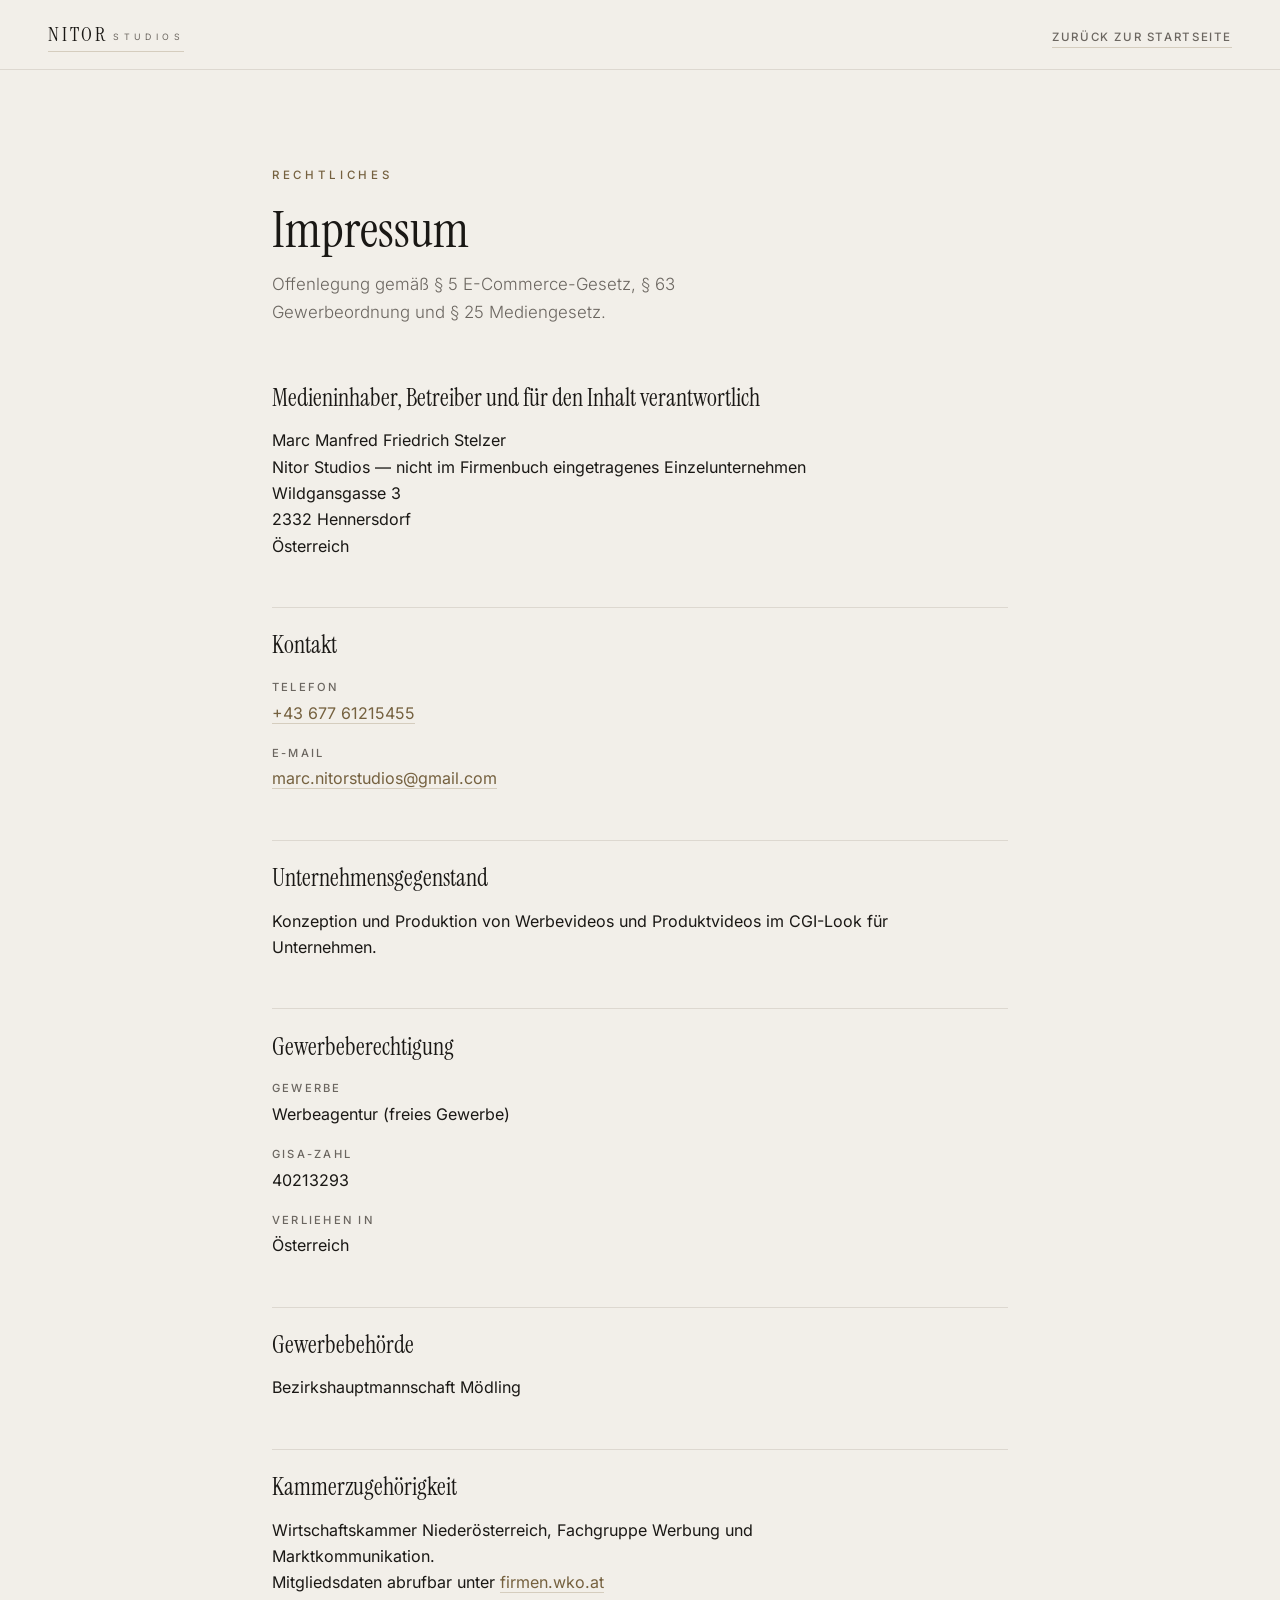
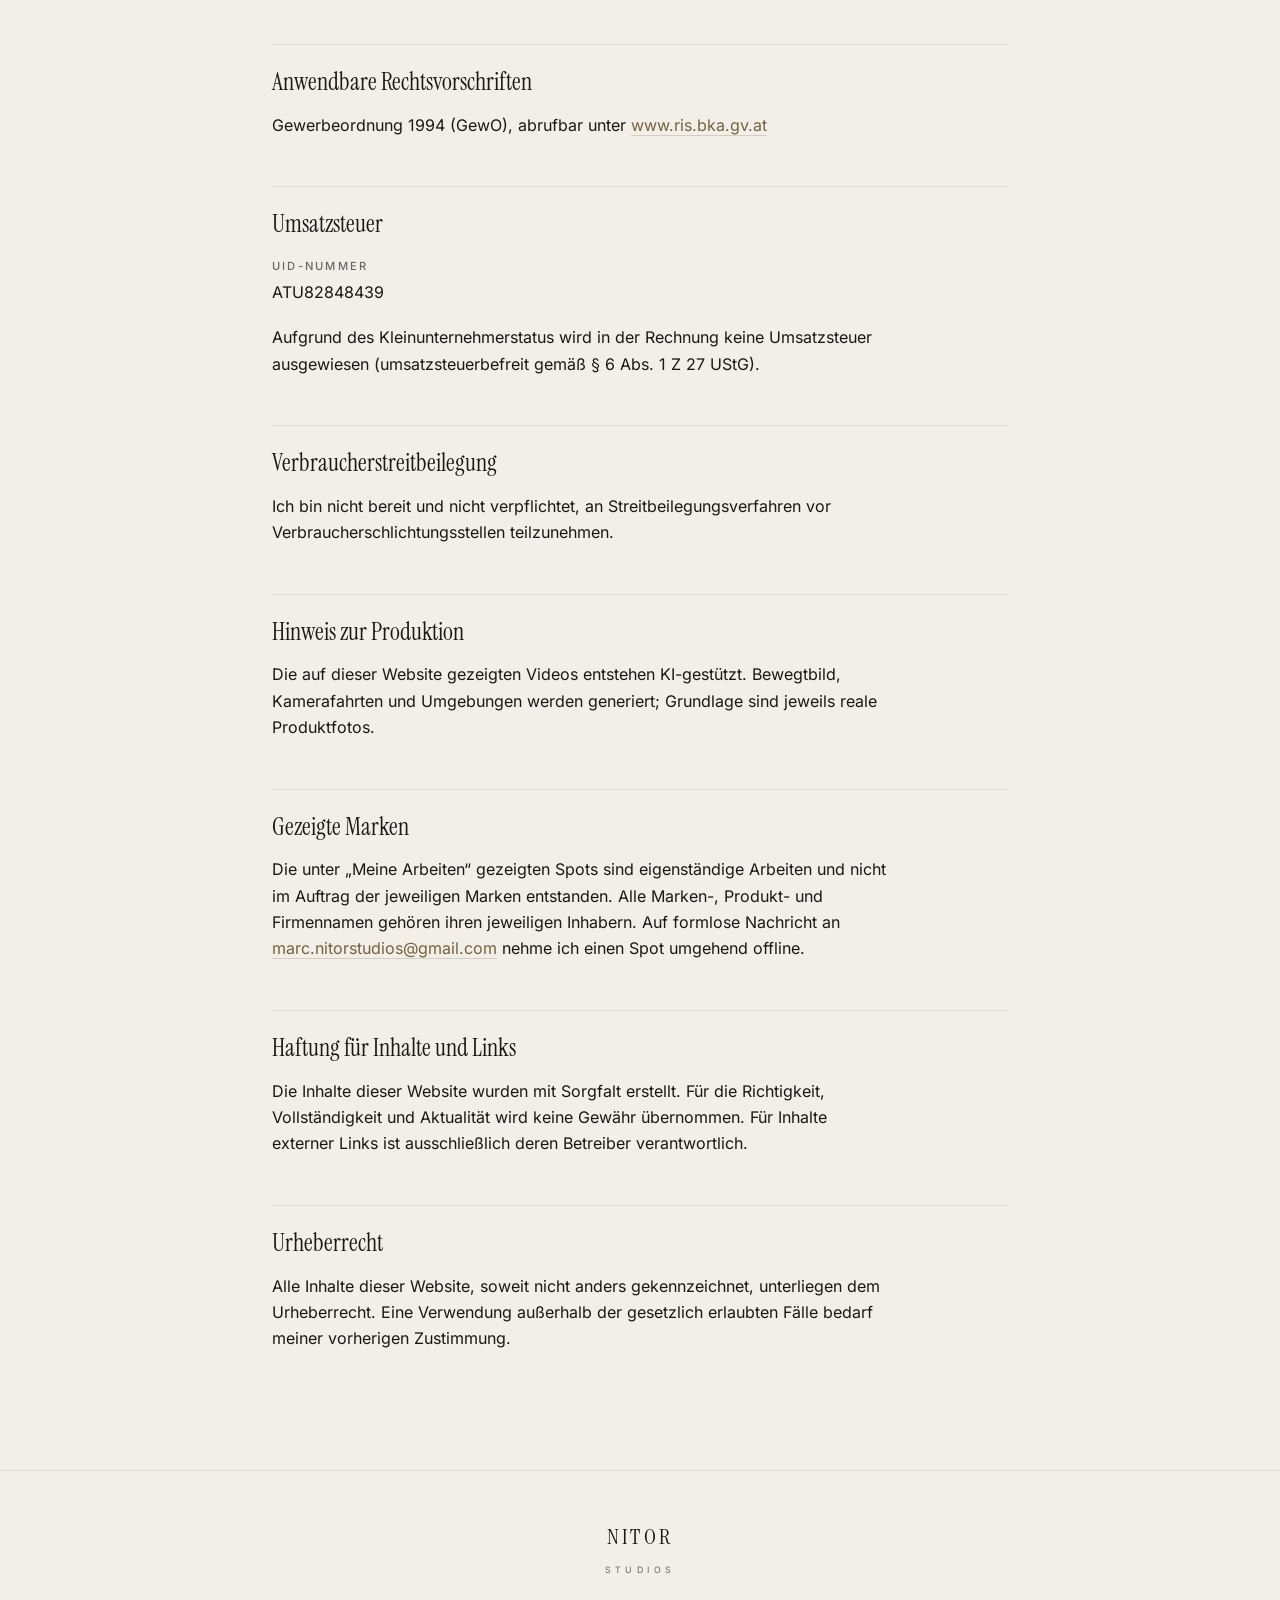
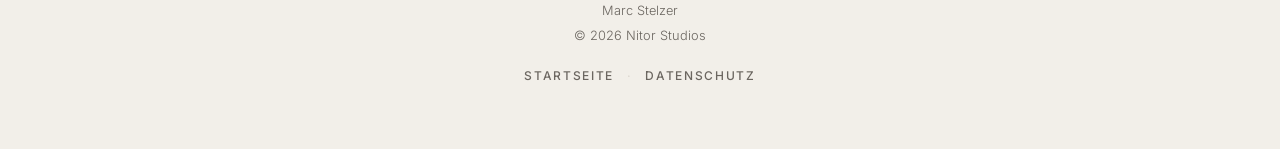
<file: impressum.html>
<!DOCTYPE html>
<!--
  Angaben vom Betreiber geliefert und unveraendert uebernommen.
  Nicht juristisch geprueft. Bei Aenderung von Anschrift, GISA-Zahl, UID
  oder Gewerbe muessen die Angaben hier nachgezogen werden.
-->
<html lang="de">
<head>
<meta charset="UTF-8">
<meta name="viewport" content="width=device-width, initial-scale=1.0">
<title>Impressum · Nitor Studios</title>
<meta name="description" content="Impressum und Offenlegung nach § 5 ECG und § 25 MedienG. Nitor Studios, Hennersdorf bei Wien.">
<meta name="theme-color" content="#F2EFE9">
<link rel="icon" href="data:image/svg+xml,%3Csvg xmlns='http://www.w3.org/2000/svg' viewBox='0 0 64 64'%3E%3Crect width='64' height='64' rx='6' fill='%231A1815'/%3E%3Cline x1='46' y1='-4' x2='20' y2='70' stroke='%238A7350' stroke-width='5'/%3E%3Ctext x='32' y='45' font-family='Georgia,serif' font-size='38' fill='%23F2EFE9' text-anchor='middle'%3EN%3C/text%3E%3C/svg%3E">
<link rel="preload" href="assets/fonts/inter-var-latin.woff2" as="font" type="font/woff2" crossorigin>
<link rel="preload" href="assets/fonts/instrument-serif-400-latin.woff2" as="font" type="font/woff2" crossorigin>
<style>
/* Schriften liegen auf diesem Server, nicht bei Google. Lizenzen: assets/fonts/LIZENZ.txt */
@font-face{font-family:'Instrument Serif';font-style:normal;font-weight:400;font-display:swap;
  src:url(assets/fonts/instrument-serif-400-latin.woff2) format('woff2');
  unicode-range:U+0000-00FF,U+0131,U+0152-0153,U+02BB-02BC,U+02C6,U+02DA,U+02DC,U+0304,U+0308,U+0329,U+2000-206F,U+20AC,U+2122,U+2191,U+2193,U+2212,U+2215,U+FEFF,U+FFFD}
@font-face{font-family:'Instrument Serif';font-style:normal;font-weight:400;font-display:swap;
  src:url(assets/fonts/instrument-serif-400-latin-ext.woff2) format('woff2');
  unicode-range:U+0100-02BA,U+02BD-02C5,U+02C7-02CC,U+02CE-02D7,U+02DD-02FF,U+0304,U+0308,U+0329,U+1D00-1DBF,U+1E00-1E9F,U+1EF2-1EFF,U+2020,U+20A0-20AB,U+20AD-20C0,U+2113,U+2C60-2C7F,U+A720-A7FF}
@font-face{font-family:'Inter';font-style:normal;font-weight:100 900;font-display:swap;
  src:url(assets/fonts/inter-var-latin.woff2) format('woff2');
  unicode-range:U+0000-00FF,U+0131,U+0152-0153,U+02BB-02BC,U+02C6,U+02DA,U+02DC,U+0304,U+0308,U+0329,U+2000-206F,U+20AC,U+2122,U+2191,U+2193,U+2212,U+2215,U+FEFF,U+FFFD}
@font-face{font-family:'Inter';font-style:normal;font-weight:100 900;font-display:swap;
  src:url(assets/fonts/inter-var-latin-ext.woff2) format('woff2');
  unicode-range:U+0100-02BA,U+02BD-02C5,U+02C7-02CC,U+02CE-02D7,U+02DD-02FF,U+0304,U+0308,U+0329,U+1D00-1DBF,U+1E00-1E9F,U+1EF2-1EFF,U+2020,U+20A0-20AB,U+20AD-20C0,U+2113,U+2C60-2C7F,U+A720-A7FF}
:root{
  --canvas:#F2EFE9;--panel:#ECE7DE;--dark:#1A1815;--accent:#8A7350;--accent-hover:#75613F;
  --accent-muted:rgba(138,115,80,.28);--text-primary:#1A1815;--text-secondary:#6B6660;--line:#DDD8D0;
  --serif:'Instrument Serif',Georgia,serif;--sans:'Inter',Helvetica,Arial,sans-serif;
  --ease:cubic-bezier(.22,.61,.36,1);
}
*{margin:0;padding:0;box-sizing:border-box}
html,body{overflow-x:hidden;overflow-x:clip}
body{font-family:var(--sans);font-weight:400;font-size:16px;line-height:1.65;color:var(--text-primary);background:var(--canvas)}
.skip{position:absolute;left:-9999px;top:0;z-index:100;background:var(--dark);color:var(--canvas);padding:.6rem 1rem;font-size:.85rem}
.skip:focus{left:1rem;top:1rem}
:focus-visible{outline:2px solid var(--accent);outline-offset:3px}
nav{position:sticky;top:0;z-index:50;display:flex;align-items:baseline;justify-content:space-between;
  padding:1.1rem clamp(1.2rem,4vw,3rem);background:rgba(242,239,233,.92);border-bottom:1px solid var(--line);backdrop-filter:blur(8px)}
.wordmark{font-family:var(--serif);font-size:1.25rem;letter-spacing:.14em;color:var(--text-primary);text-decoration:none}
.wordmark small{font-family:var(--sans);font-weight:400;font-size:.55rem;letter-spacing:.5em;color:var(--text-secondary);margin-left:.6em;vertical-align:.12em}
nav .back{font-size:.72rem;font-weight:500;letter-spacing:.14em;text-transform:uppercase;color:var(--text-secondary);text-decoration:none;transition:color .3s var(--ease)}
nav .back:hover{color:var(--accent)}
main{max-width:52rem;margin:0 auto;padding:clamp(3rem,8vw,6rem) clamp(1.2rem,4vw,3rem) clamp(4rem,8vw,7rem)}
.kicker{font-size:.72rem;font-weight:500;letter-spacing:.32em;text-transform:uppercase;color:var(--accent-hover);margin-bottom:1rem}
h1{font-family:var(--serif);font-weight:400;font-size:clamp(2.2rem,5vw,3.2rem);line-height:1.12;margin-bottom:.8rem}
.lead{font-weight:300;font-size:1.05rem;color:var(--text-secondary);max-width:52ch;margin-bottom:clamp(2.5rem,5vw,3.5rem)}
h2{font-family:var(--serif);font-weight:400;font-size:1.5rem;line-height:1.25;margin:clamp(2.2rem,4vw,3rem) 0 .9rem;padding-top:1.4rem;border-top:1px solid var(--line)}
h2:first-of-type{border-top:0;padding-top:0;margin-top:0}
p{margin-bottom:1rem;max-width:62ch}
p.small{font-size:.9rem;font-weight:300;color:var(--text-secondary)}
a{color:var(--accent-hover);text-decoration:none;border-bottom:1px solid var(--accent-muted);transition:border-color .3s var(--ease)}
a:hover{border-color:var(--accent)}
dl{margin-bottom:1.2rem}
dt{font-size:.7rem;font-weight:500;letter-spacing:.2em;text-transform:uppercase;color:var(--text-secondary);margin-top:1.1rem}
dd{margin-top:.2rem;max-width:62ch}
footer{border-top:1px solid var(--line);padding:3rem clamp(1.2rem,4vw,3rem);text-align:center}
footer p{max-width:none}
footer .fm{font-family:var(--serif);font-size:1.4rem;letter-spacing:.14em}
footer .fm small{display:block;font-family:var(--sans);font-weight:400;font-size:.55rem;letter-spacing:.5em;color:var(--text-secondary);margin-top:.4rem}
footer .fline{margin-top:1.4rem;font-size:.8rem;font-weight:300;color:var(--text-secondary);line-height:1.9}
footer .flinks{margin-top:1.1rem;display:flex;gap:.8rem;justify-content:center;align-items:baseline;
  font-size:.75rem;font-weight:500;letter-spacing:.14em;text-transform:uppercase;color:var(--line)}
footer .flinks a{color:var(--text-secondary);border-bottom:0}
footer .flinks a:hover{color:var(--accent)}
@media (pointer:coarse){footer .flinks a{min-height:44px;display:inline-flex;align-items:center}}
</style>
</head>
<body>
<a class="skip" href="#main">Zum Inhalt springen</a>

<nav aria-label="Hauptnavigation">
  <a class="wordmark" href="index.html">NITOR<small>STUDIOS</small></a>
  <a class="back" href="index.html">Zurück zur Startseite</a>
</nav>

<main id="main" tabindex="-1">
  <p class="kicker">Rechtliches</p>
  <h1>Impressum</h1>
  <p class="lead">Offenlegung gemäß § 5 E-Commerce-Gesetz, § 63 Gewerbeordnung und § 25 Mediengesetz.</p>

  <h2>Medieninhaber, Betreiber und für den Inhalt verantwortlich</h2>
  <p>
    Marc Manfred Friedrich Stelzer<br>
    Nitor Studios — nicht im Firmenbuch eingetragenes Einzelunternehmen<br>
    Wildgansgasse 3<br>
    2332 Hennersdorf<br>
    Österreich
  </p>

  <h2>Kontakt</h2>
  <dl>
    <dt>Telefon</dt>
    <dd><a href="tel:+4367761215455">+43 677 61215455</a></dd>
    <dt>E-Mail</dt>
    <dd><a href="mailto:marc.nitorstudios@gmail.com">marc.nitorstudios@gmail.com</a></dd>
  </dl>

  <h2>Unternehmensgegenstand</h2>
  <p>Konzeption und Produktion von Werbevideos und Produktvideos im CGI-Look für Unternehmen.</p>

  <h2>Gewerbeberechtigung</h2>
  <dl>
    <dt>Gewerbe</dt>
    <dd>Werbeagentur (freies Gewerbe)</dd>
    <dt>GISA-Zahl</dt>
    <dd>40213293</dd>
    <dt>Verliehen in</dt>
    <dd>Österreich</dd>
  </dl>

  <h2>Gewerbebehörde</h2>
  <p>Bezirkshauptmannschaft Mödling</p>

  <h2>Kammerzugehörigkeit</h2>
  <p>Wirtschaftskammer Niederösterreich, Fachgruppe Werbung und Marktkommunikation.<br>
     Mitgliedsdaten abrufbar unter <a href="https://firmen.wko.at" rel="noopener">firmen.wko.at</a></p>

  <h2>Anwendbare Rechtsvorschriften</h2>
  <p>Gewerbeordnung 1994 (GewO), abrufbar unter <a href="https://www.ris.bka.gv.at" rel="noopener">www.ris.bka.gv.at</a></p>

  <h2>Umsatzsteuer</h2>
  <dl>
    <dt>UID-Nummer</dt>
    <dd>ATU82848439</dd>
  </dl>
  <p>Aufgrund des Kleinunternehmerstatus wird in der Rechnung keine Umsatzsteuer ausgewiesen (umsatzsteuerbefreit gemäß § 6 Abs. 1 Z 27 UStG).</p>

  <h2>Verbraucherstreitbeilegung</h2>
  <p>Ich bin nicht bereit und nicht verpflichtet, an Streitbeilegungsverfahren vor Verbraucherschlichtungsstellen teilzunehmen.</p>

  <h2>Hinweis zur Produktion</h2>
  <p>Die auf dieser Website gezeigten Videos entstehen KI-gestützt. Bewegtbild, Kamerafahrten und Umgebungen werden generiert; Grundlage sind jeweils reale Produktfotos.</p>

  <h2>Gezeigte Marken</h2>
  <p>Die unter „Meine Arbeiten“ gezeigten Spots sind eigenständige Arbeiten und nicht im Auftrag der jeweiligen Marken entstanden. Alle Marken-, Produkt- und Firmennamen gehören ihren jeweiligen Inhabern. Auf formlose Nachricht an <a href="mailto:marc.nitorstudios@gmail.com">marc.nitorstudios@gmail.com</a> nehme ich einen Spot umgehend offline.</p>

  <h2>Haftung für Inhalte und Links</h2>
  <p>Die Inhalte dieser Website wurden mit Sorgfalt erstellt. Für die Richtigkeit, Vollständigkeit und Aktualität wird keine Gewähr übernommen. Für Inhalte externer Links ist ausschließlich deren Betreiber verantwortlich.</p>

  <h2>Urheberrecht</h2>
  <p>Alle Inhalte dieser Website, soweit nicht anders gekennzeichnet, unterliegen dem Urheberrecht. Eine Verwendung außerhalb der gesetzlich erlaubten Fälle bedarf meiner vorherigen Zustimmung.</p>
</main>

<footer>
  <p class="fm">NITOR<small>STUDIOS</small></p>
  <p class="fline">
    Marc Stelzer<br>
    © 2026 Nitor Studios
  </p>
  <p class="flinks">
    <a href="index.html">Startseite</a>
    <span aria-hidden="true">·</span>
    <a href="datenschutz.html">Datenschutz</a>
  </p>
</footer>
</body>
</html>
</file>
<file: assets/hero3d/hero3d.css>
/* Hero: Flug durch den Raum mit den drei Arbeiten, am Ende landet das N.
   Wird von index.html und en/index.html geladen, Logik in hero3d.js. */
.hero{position:relative;height:320vh;background:#0b0907}
.h3-stage{position:sticky;top:0;height:100vh;width:100%;overflow:hidden;perspective:1000px;perspective-origin:50% 50%;background:#0b0907;color:var(--canvas)}
.h3-plate{position:absolute;left:0;top:0;pointer-events:none;background-repeat:no-repeat;background-size:100% 100%;will-change:transform,opacity;transform-origin:0 0}
.h3-licht{mix-blend-mode:screen}
/* Abdunkelung der Halle, je nach Tempo heller: Deckkraft statt Filter, kein Neuzeichnen */
.h3-dim{position:absolute;inset:0;background:#000;opacity:.28;pointer-events:none;will-change:opacity}
.h3-stage canvas{position:absolute;inset:0;width:100%;height:100%;pointer-events:none}
.h3-world{position:absolute;left:50%;top:50%;width:0;height:0;transform-style:preserve-3d;will-change:transform}
.h3-panel{position:absolute;width:360px;height:640px;left:-180px;top:-320px;transform-style:preserve-3d;will-change:transform,filter;
  border-radius:14px;overflow:hidden;background:#1a1612;
  box-shadow:0 0 0 1px rgba(212,180,122,.25),0 40px 120px rgba(0,0,0,.65),0 0 80px rgba(212,180,122,.12)}
.h3-panel video{position:absolute;inset:0;width:100%;height:100%;object-fit:cover;display:block}
/* Leichte Fassung für langsame Rechner (setzt hero3d.js selbst): nur noch ein feiner Rahmen statt großer Schatten */
.h3-lite .h3-panel{box-shadow:0 0 0 1px rgba(212,180,122,.25)}
.h3-floor{position:absolute;transform-style:preserve-3d;width:2400px;height:2400px;left:-1200px;top:-1200px;
  background:radial-gradient(closest-side,rgba(212,180,122,.10),rgba(138,115,80,.03) 45%,transparent 70%)}
.h3-nland{opacity:0}
.h3-vignette{position:absolute;inset:0;pointer-events:none;background:radial-gradient(130% 100% at 50% 50%,transparent 55%,rgba(0,0,0,.65) 100%)}

/* Texte über dem Raum */
.h3-ov{position:absolute;pointer-events:none}
.h3-intro{left:clamp(1.2rem,6vw,6rem);top:16vh;max-width:720px}
.h3-intro .kicker{font-size:.72rem;font-weight:500;letter-spacing:.32em;text-transform:uppercase;color:var(--brass-light);margin-bottom:1.1rem}
.h3-intro h1{font-family:var(--serif);font-weight:400;font-size:clamp(46px,7vw,104px);line-height:.98;color:var(--canvas)}
.h3-hint{left:50%;bottom:5vh;transform:translateX(-50%);font-size:.68rem;letter-spacing:.24em;color:rgba(242,239,233,.55);text-transform:uppercase}
.h3-cap{left:clamp(1.2rem,6vw,6rem);bottom:9vh;font-size:.75rem;letter-spacing:.2em;text-transform:uppercase;color:var(--canvas);opacity:0}
.h3-cap small{display:block;color:var(--brass-light);font-size:.62rem;margin-bottom:.5rem;letter-spacing:.24em}
.h3-final{left:clamp(1.2rem,6vw,6rem);top:50%;transform:translateY(-50%);text-align:left;width:min(470px,40vw);opacity:0}
.h3-final::before{content:'';position:absolute;left:-6vw;top:-30vh;bottom:-30vh;width:56vw;z-index:-1;
  background:linear-gradient(90deg,rgba(8,7,5,.78),rgba(8,7,5,.45) 60%,transparent)}
.h3-final h2{font-family:var(--serif);font-weight:400;font-size:clamp(36px,5vw,72px);line-height:1.02;color:var(--canvas)}
.h3-final p{margin-top:14px;color:rgba(242,239,233,.72);font-size:15px;font-weight:300}
.h3-final .cta-row{justify-content:flex-start;margin-top:1.4rem}
.h3-final.on{pointer-events:auto}
</file>
